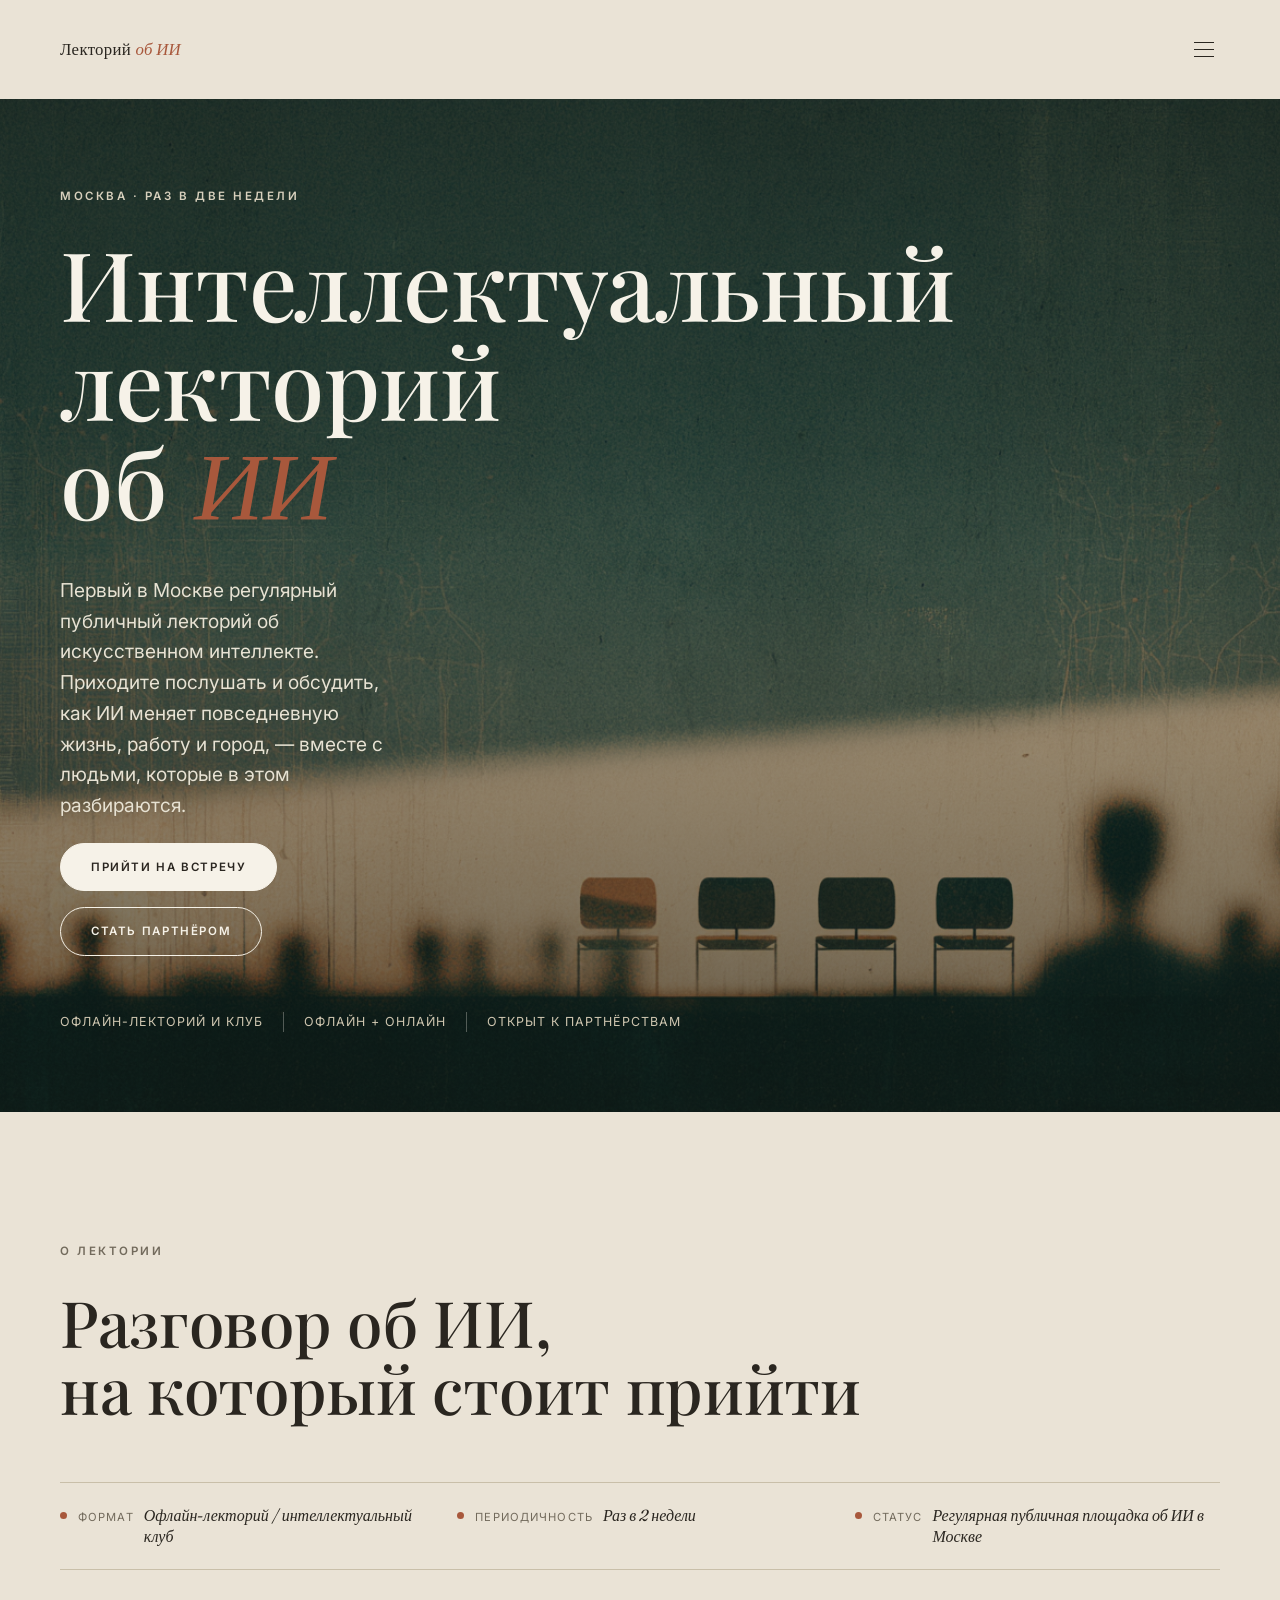
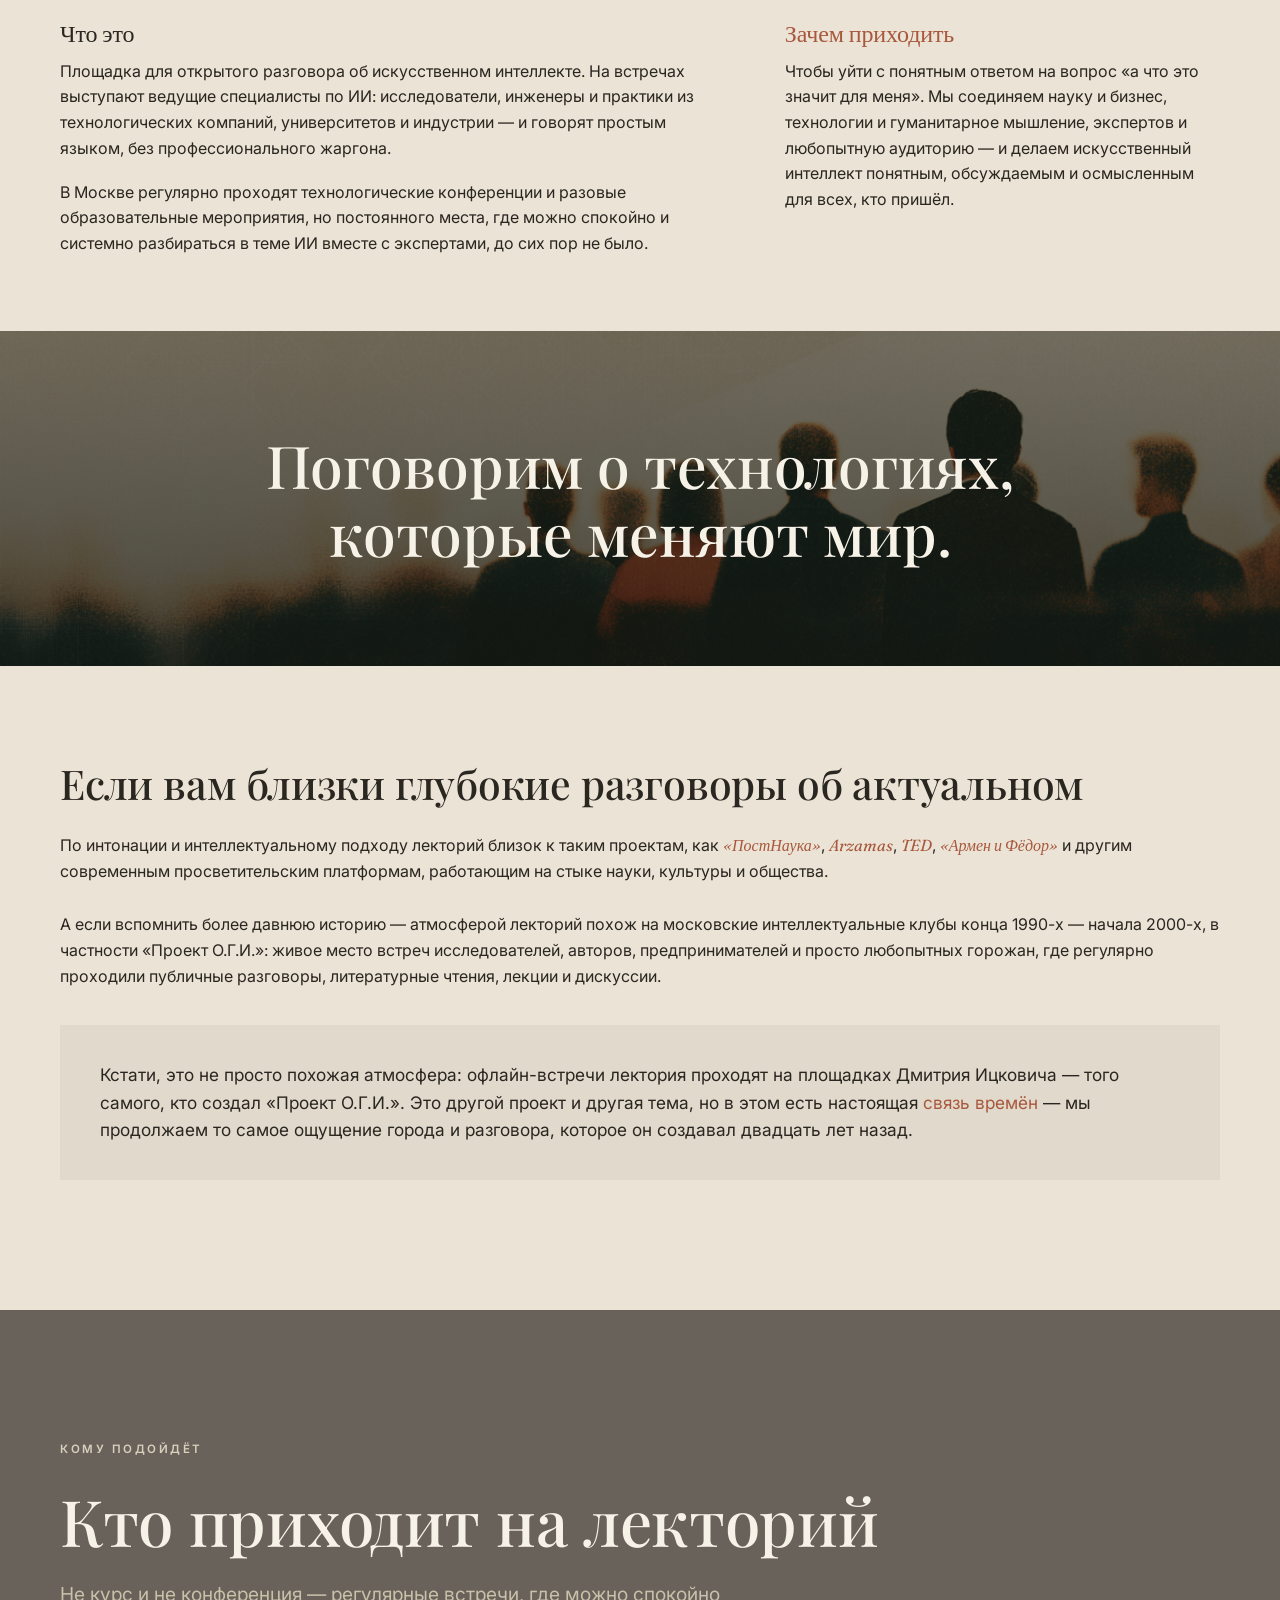
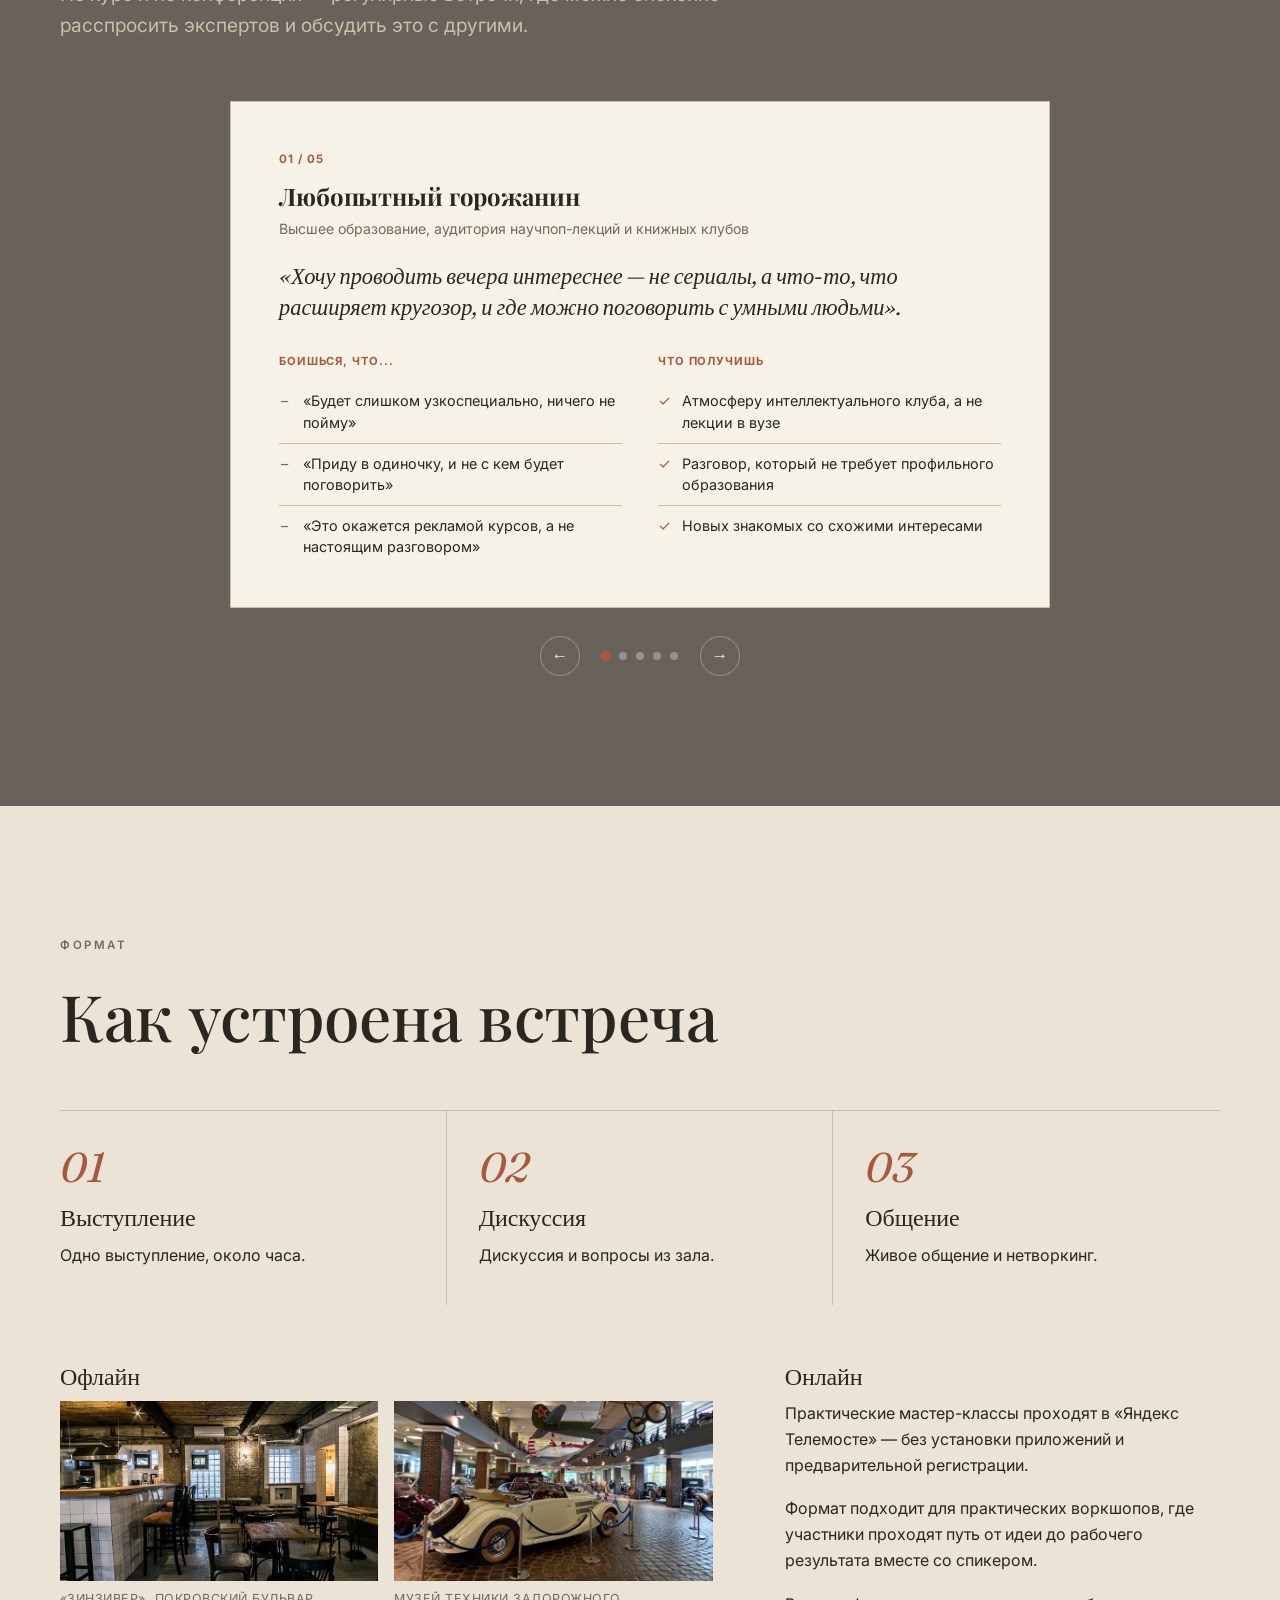
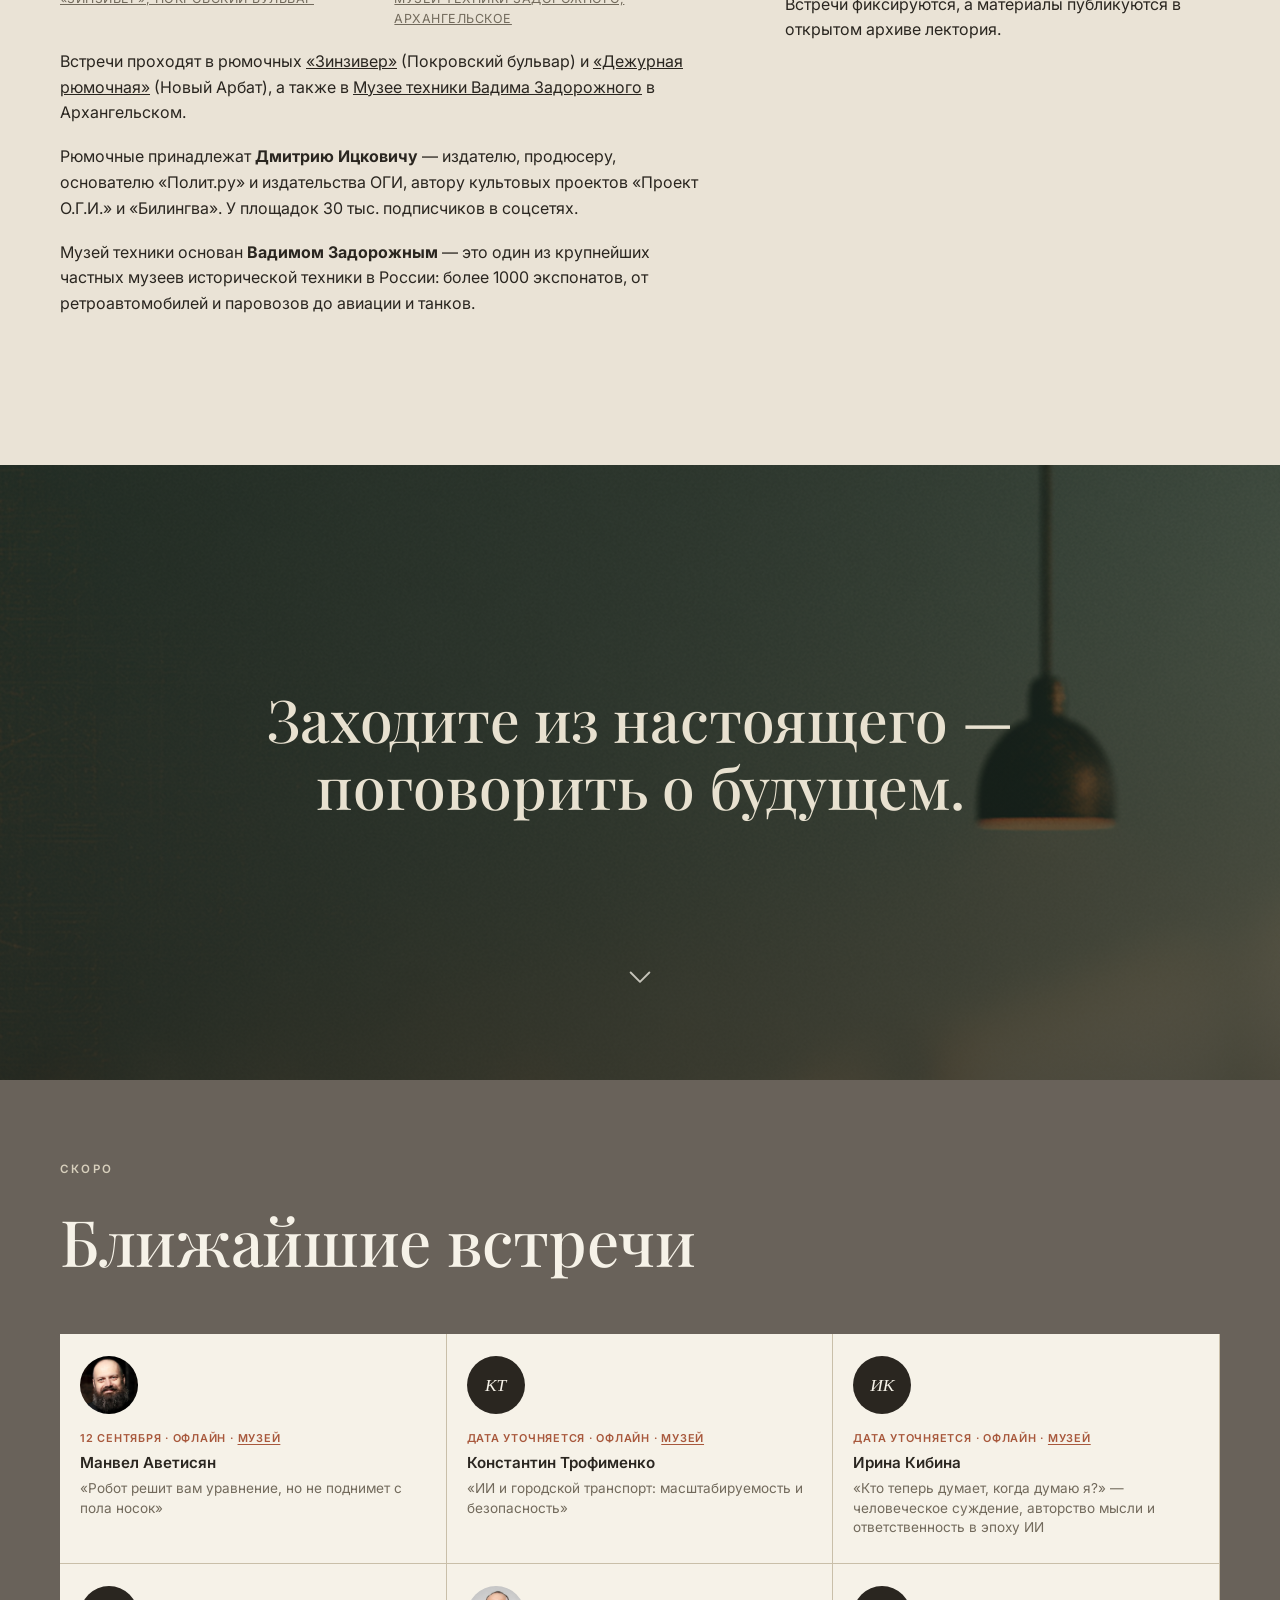
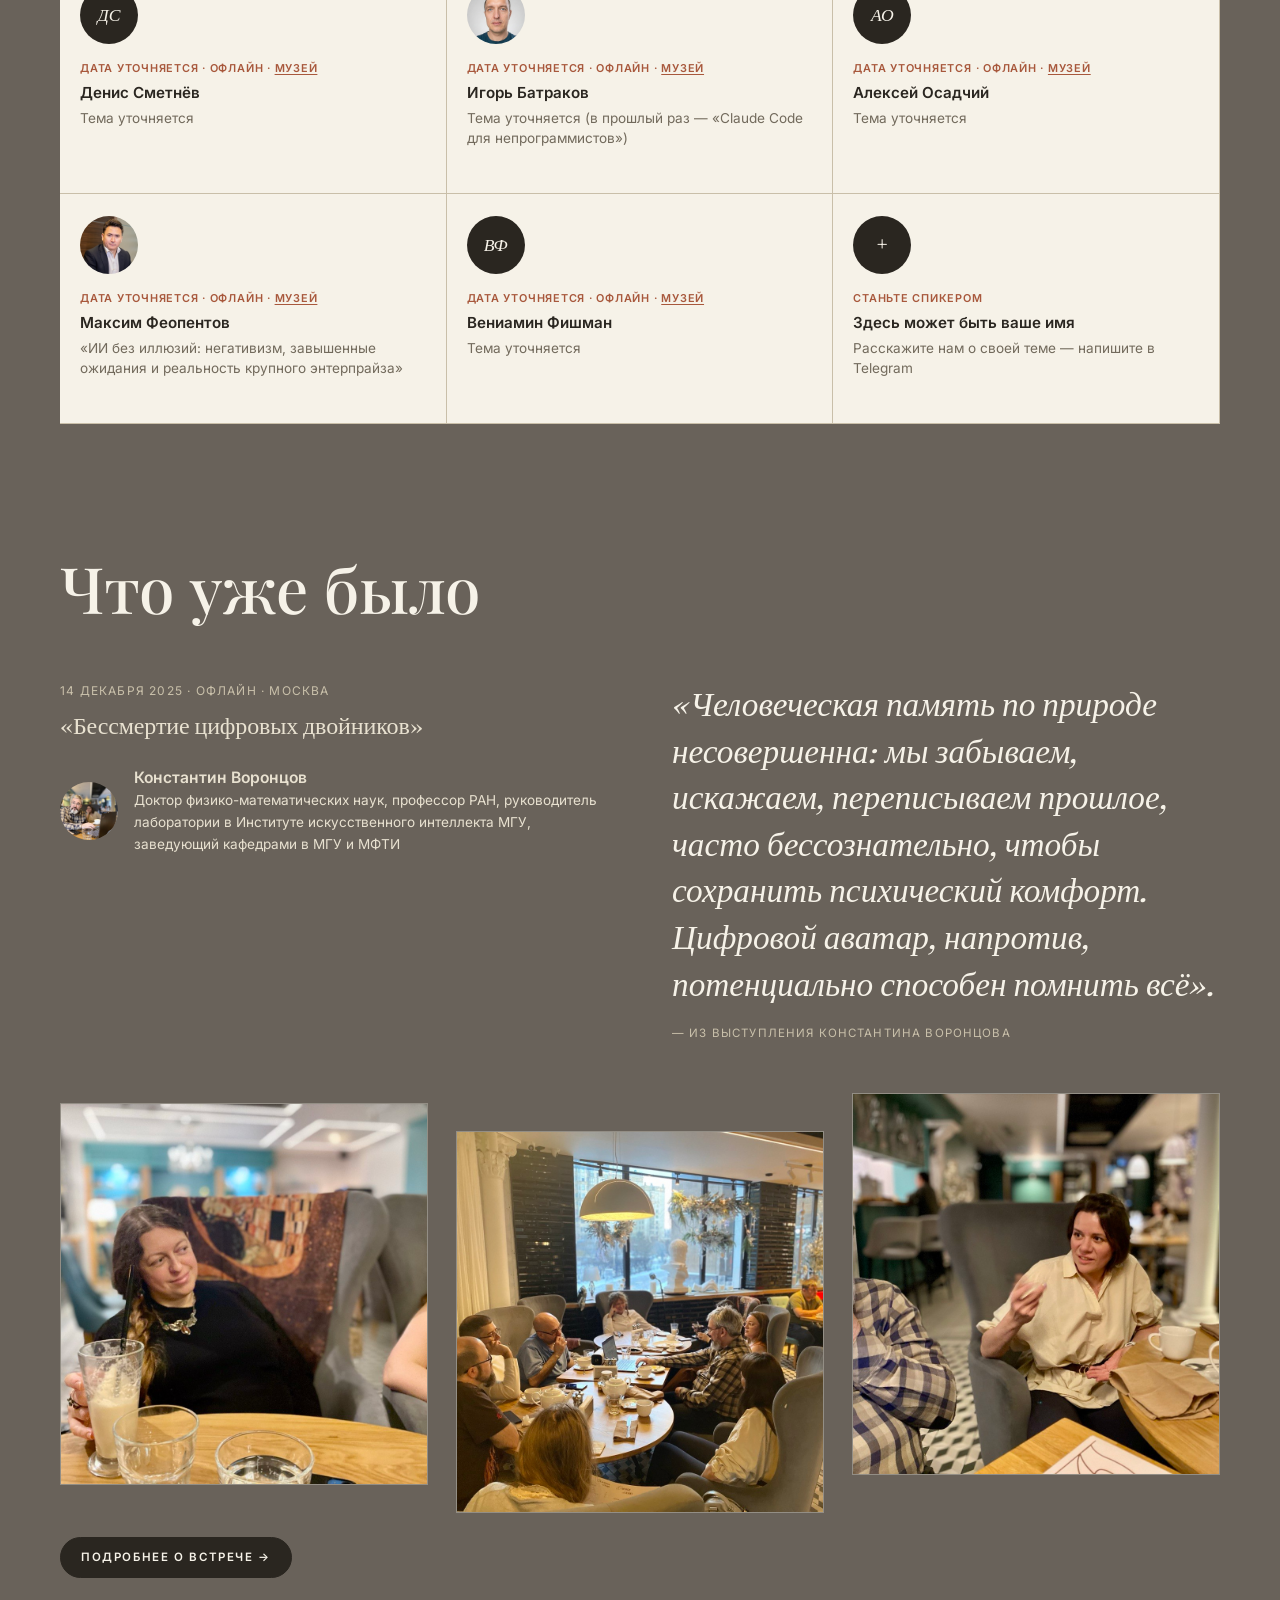
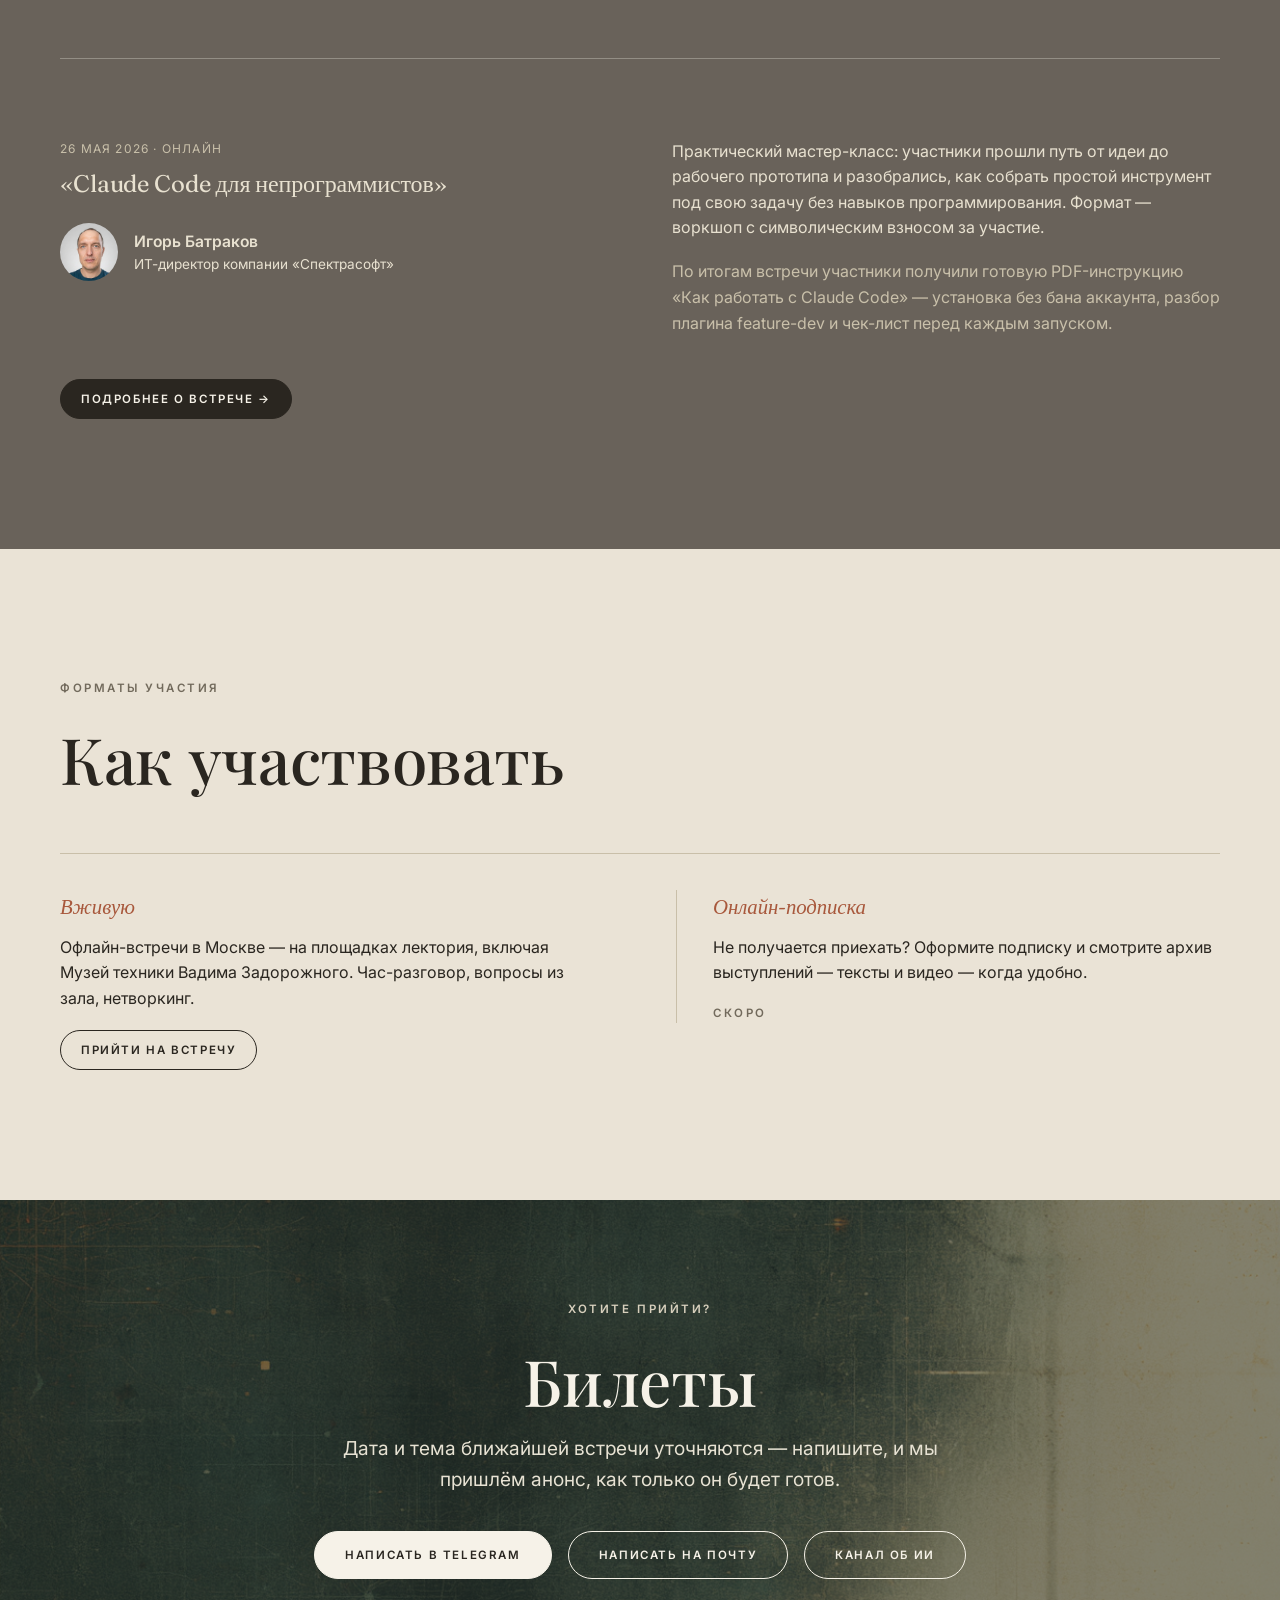
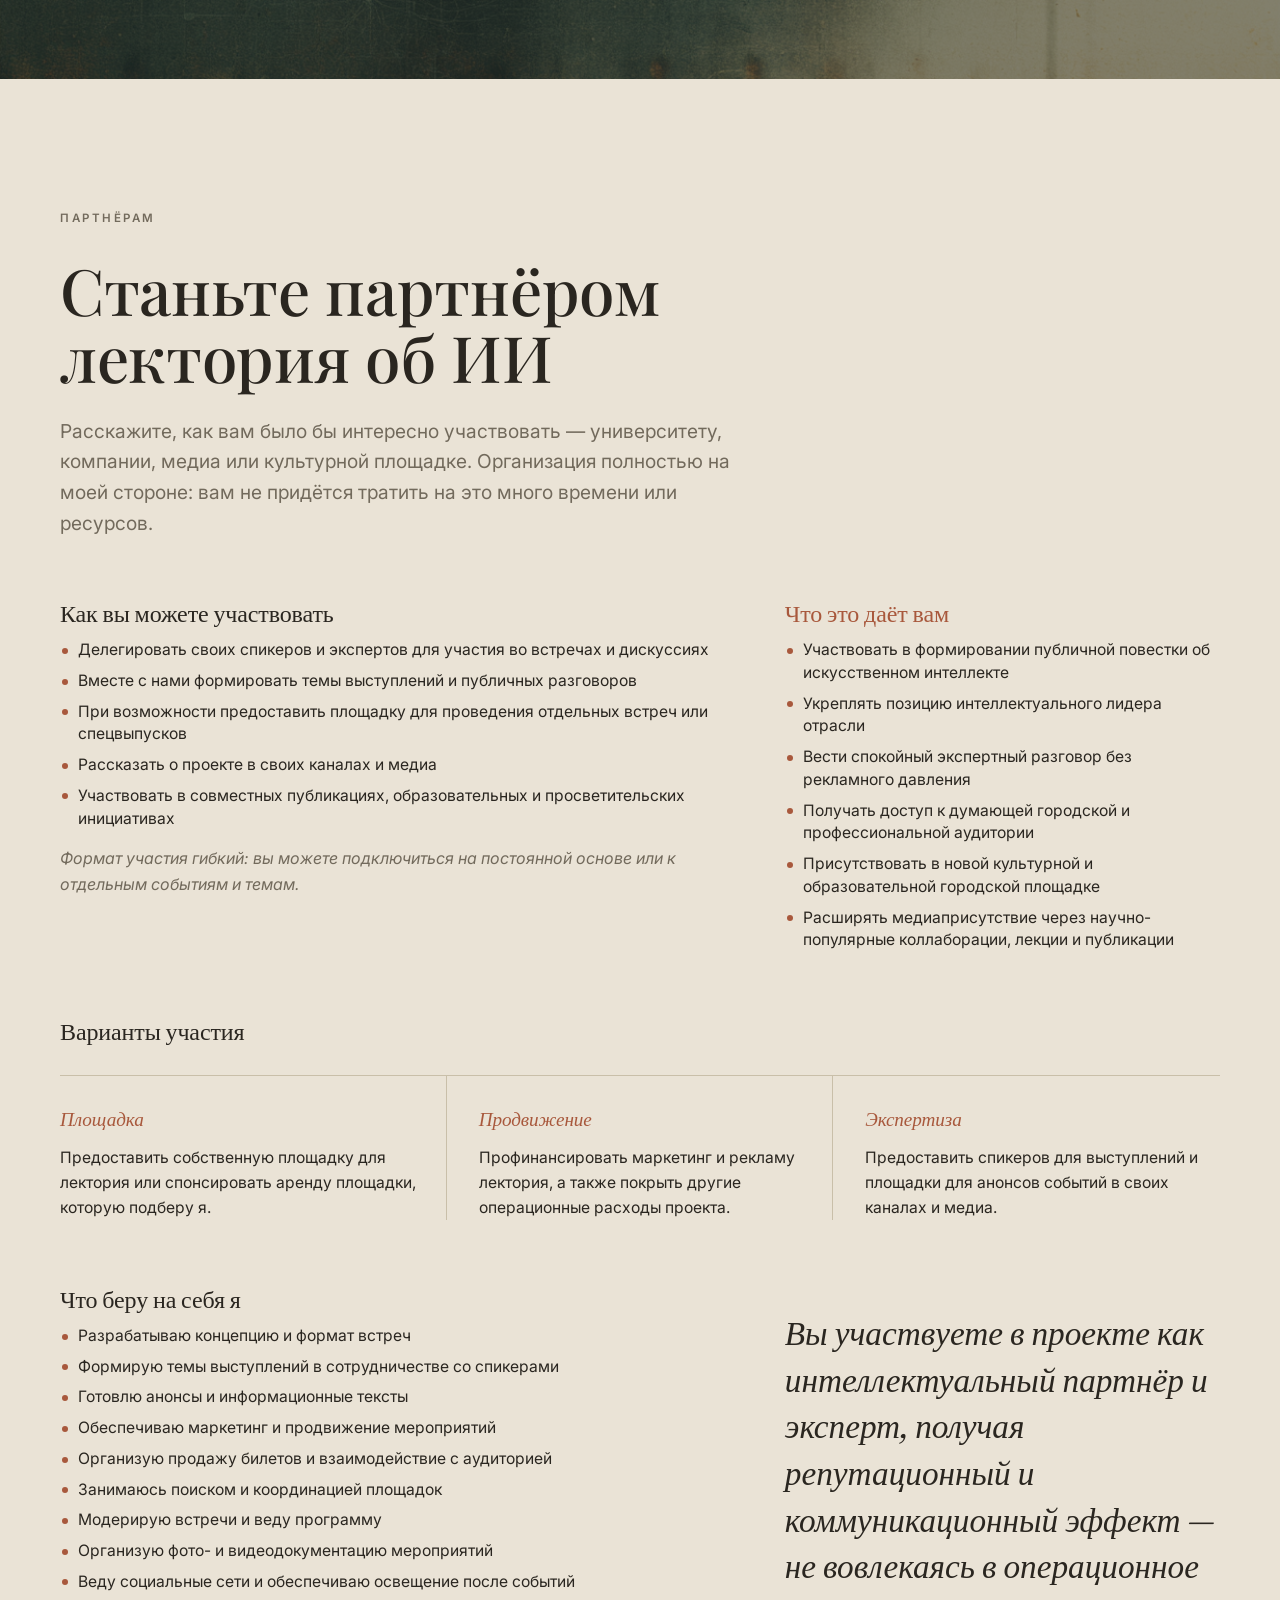
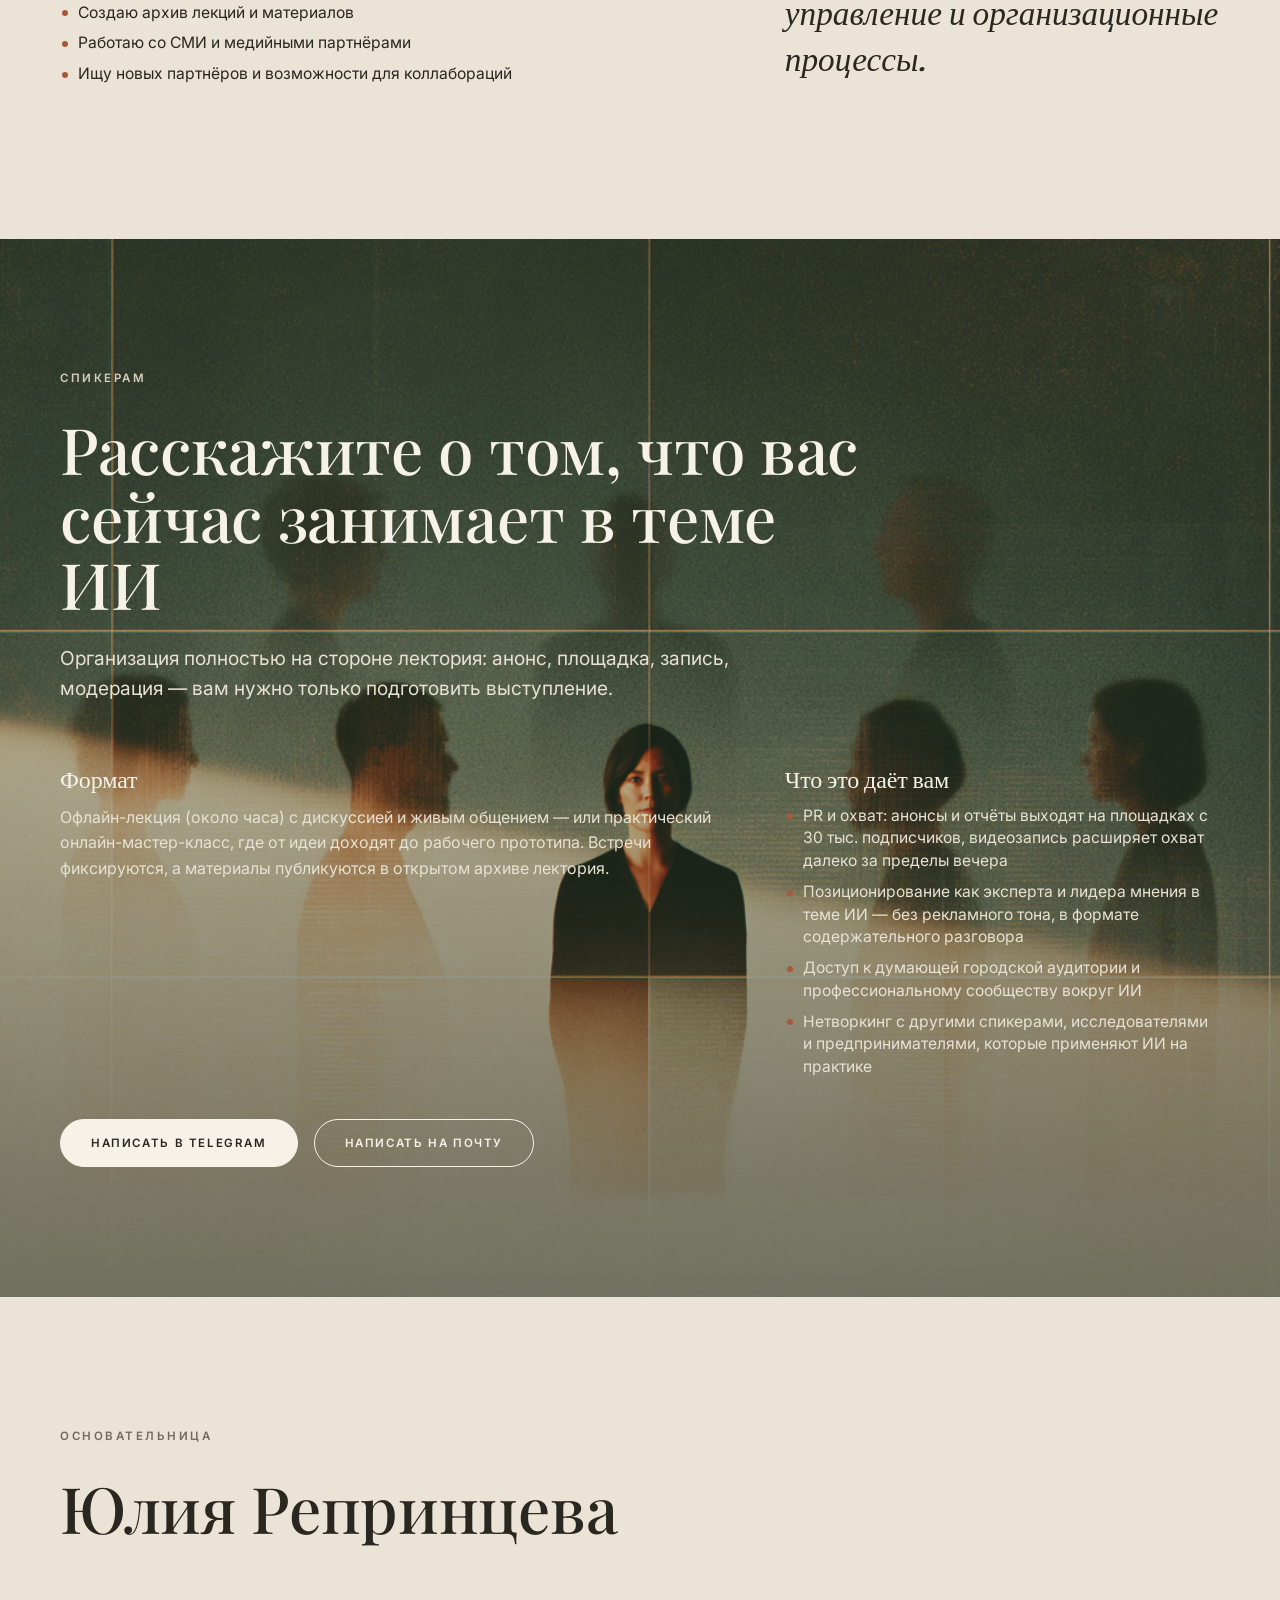
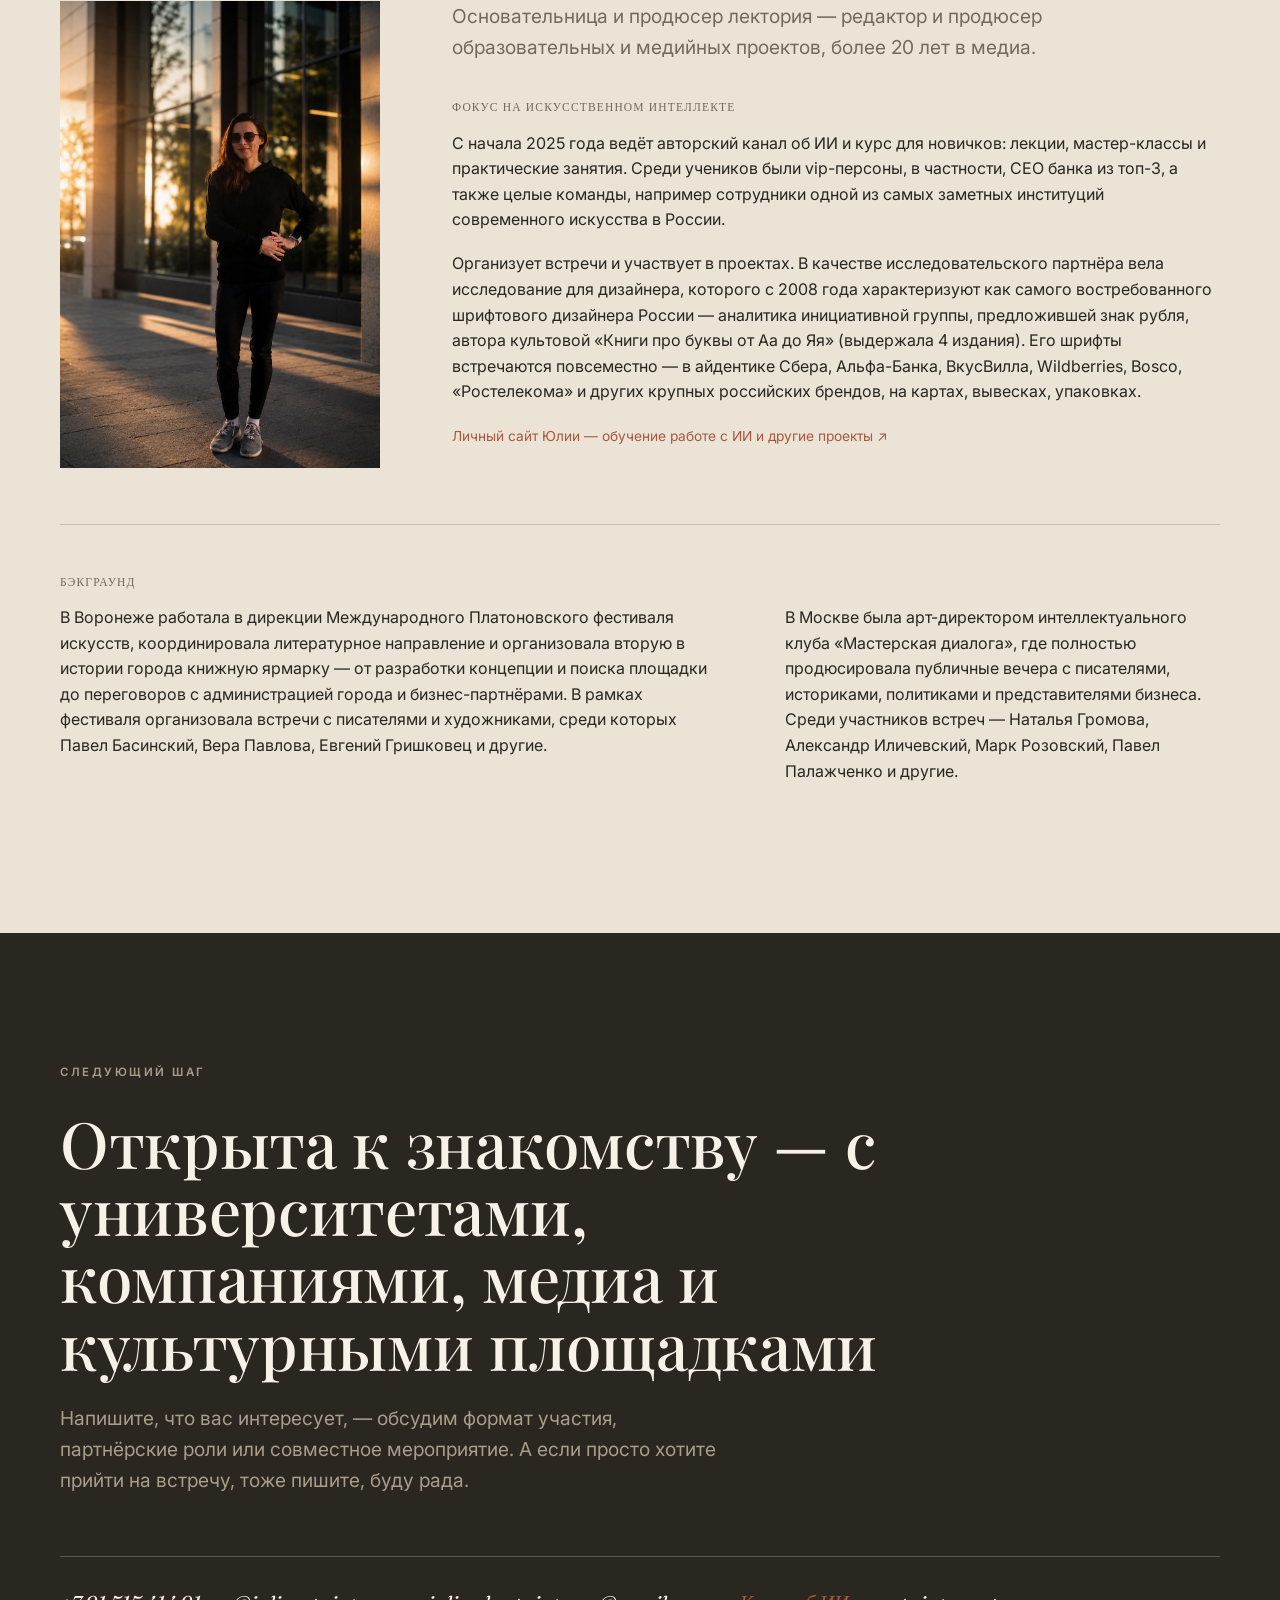
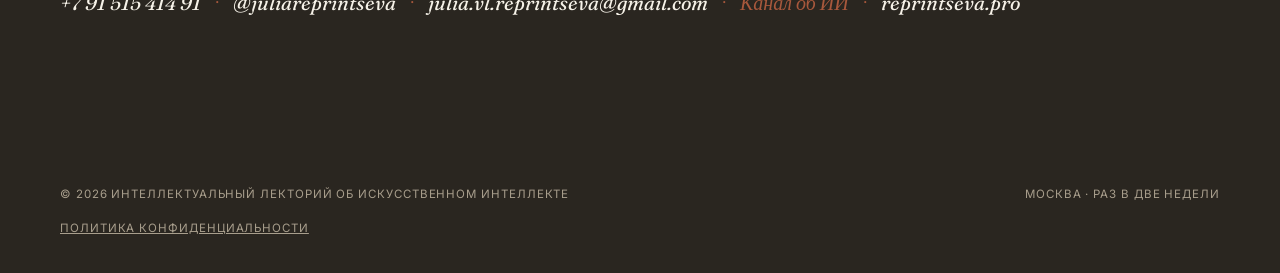
<file: index.html>
<!doctype html>
<html lang="ru">
<head>
<meta charset="UTF-8">
<meta name="viewport" content="width=device-width, initial-scale=1">
<title>Интеллектуальный лекторий об искусственном интеллекте</title>

<!-- Google tag (gtag.js) -->
<script async src="https://www.googletagmanager.com/gtag/js?id=G-RJY18XLTXR"></script>
<script>
  window.dataLayer = window.dataLayer || [];
  function gtag(){dataLayer.push(arguments);}
  gtag('js', new Date());
  gtag('config', 'G-RJY18XLTXR');
</script>

<!-- Yandex.Metrika counter -->
<script type="text/javascript">
(function(m,e,t,r,i,k,a){
m[i]=m[i]||function(){(m[i].a=m[i].a||[]).push(arguments)};
m[i].l=1*new Date();
for (var j = 0; j < document.scripts.length; j++) {if (document.scripts[j].src === r) { return; }}
k=e.createElement(t),a=e.getElementsByTagName(t)[0],k.async=1,k.src=r,a.parentNode.insertBefore(k,a)
})(window, document,'script','https://mc.yandex.ru/metrika/tag.js?id=111510411', 'ym');

ym(111510411, 'init', {ssr:true, webvisor:true, clickmap:true, ecommerce:"dataLayer", referrer: document.referrer, url: location.href, accurateTrackBounce:true, trackLinks:true});
</script>
<noscript><div><img src="https://mc.yandex.ru/watch/111510411" style="position:absolute; left:-9999px;" alt="" /></div></noscript>
<!-- /Yandex.Metrika counter -->

<!-- Microsoft Clarity -->
<script type="text/javascript">
(function(c,l,a,r,i,t,y){
c[a]=c[a]||function(){(c[a].q=c[a].q||[]).push(arguments)};
t=l.createElement(r);t.async=1;t.src="https://www.clarity.ms/tag/"+i;
y=l.getElementsByTagName(r)[0];y.parentNode.insertBefore(t,y);
})(window, document, "clarity", "script", "y0w7ouz6oi");
</script>
<meta name="description" content="Первый в Москве регулярный публичный лекторий об ИИ — площадка, где исследователи, инженеры и практики говорят с широкой аудиторией об искусственном интеллекте, экономике, культуре и повседневной жизни.">

<meta property="og:type" content="website">
<meta property="og:url" content="https://lectorium.pro/">
<link rel="canonical" href="https://lectorium.pro/">
<meta property="og:title" content="Интеллектуальный лекторий об ИИ — Москва · раз в две недели">
<meta property="og:description" content="Первый в Москве регулярный публичный лекторий об искусственном интеллекте. Приходите послушать и обсудить, как ИИ меняет повседневную жизнь, работу и город, — вместе с людьми, которые в этом разбираются.">
<meta property="og:image" content="https://lectorium.pro/assets/img/og-cover.png">
<meta property="og:image:width" content="1200">
<meta property="og:image:height" content="630">
<meta name="twitter:card" content="summary_large_image">
<meta name="twitter:image" content="https://lectorium.pro/assets/img/og-cover.png">

<link rel="icon" type="image/svg+xml" sizes="any" href="assets/img/favicon.svg?v=2">
<link rel="icon" type="image/png" sizes="32x32" href="assets/img/favicon-32.png?v=2">
<link rel="apple-touch-icon" sizes="180x180" href="assets/img/apple-touch-icon.png">
<link rel="manifest" href="site.webmanifest">
<meta name="theme-color" content="#1a1a1a">

<link rel="stylesheet" href="assets/css/style.v3.css?v=4">
</head>
<body>

<header class="site">
  <div class="container nav">
    <a href="#top" class="logo">Лекторий <em>об ИИ</em></a>
    <ul class="nav-links">
      <li><a href="#about">О проекте</a></li>
      <li><a href="#audience">Аудитория</a></li>
      <li><a href="#format">Формат</a></li>
      <li><a href="#events">Встречи</a></li>
      <li><a href="#partners">Партнёрам</a></li>
      <li><a href="#speakers">Спикерам</a></li>
      <li><a href="#author">Автор</a></li>
      <li><a href="#contacts">Контакты</a></li>
    </ul>
    <div class="nav-actions">
      <a href="#tickets" class="btn btn-outline btn-sm">Прийти на встречу</a>
      <button class="burger" aria-label="Открыть меню"><span></span><span></span><span></span></button>
    </div>
  </div>
</header>

<main id="top">

  <!-- HERO -->
  <section class="hero hero-with-cover">
    <div class="hero-bg"><img src="assets/img/hero-cover.png" alt=""></div>
    <div class="container">
      <div class="hero-top">
        <div style="flex:1 1 auto;min-width:0;">
          <span class="kicker">Москва · раз в две недели</span>
          <h1>Интеллектуальный<br>лекторий<br>об <span class="accent-ii">ИИ</span></h1>
        </div>
        <div style="max-width:340px;flex:none;">
          <p class="lede">Первый в Москве регулярный публичный лекторий об искусственном интеллекте. Приходите послушать и обсудить, как ИИ меняет повседневную жизнь, работу и город, — вместе с людьми, которые в этом разбираются.</p>
          <div class="hero-actions">
            <a href="#tickets" class="btn btn-primary">Прийти на встречу</a>
            <a href="#partners" class="btn btn-outline">Стать партнёром</a>
          </div>
        </div>
      </div>
      <ul class="hero-meta">
        <li>Офлайн-лекторий и клуб</li>
        <li>Офлайн + онлайн</li>
        <li>Открыт к партнёрствам</li>
      </ul>
    </div>
  </section>

  <!-- ABOUT -->
  <section id="about" class="section">
    <div class="container">
      <div class="section-head">
        <div class="kicker">О лектории</div>
        <h2>Разговор об ИИ,<br>на который стоит прийти</h2>
      </div>

      <div class="facts-strip">
        <div><span class="facts-strip-label">Формат</span><span class="facts-strip-value">Офлайн-лекторий / интеллектуальный клуб</span></div>
        <div><span class="facts-strip-label">Периодичность</span><span class="facts-strip-value">Раз в 2 недели</span></div>
        <div><span class="facts-strip-label">Статус</span><span class="facts-strip-value">Регулярная публичная площадка об ИИ в Москве</span></div>
      </div>

      <div class="two-col" style="margin-top:48px;">
        <div>
          <h3>Что это</h3>
          <p>Площадка для открытого разговора об искусственном интеллекте. На встречах выступают ведущие специалисты по ИИ: исследователи, инженеры и практики из технологических компаний, университетов и индустрии — и говорят простым языком, без профессионального жаргона.</p>
          <p>В Москве регулярно проходят технологические конференции и разовые образовательные мероприятия, но постоянного места, где можно спокойно и системно разбираться в теме ИИ вместе с экспертами, до сих пор не было.</p>
        </div>
        <div>
          <h3 style="color:var(--accent);">Зачем приходить</h3>
          <p>Чтобы уйти с понятным ответом на вопрос «а что это значит для меня». Мы соединяем науку и бизнес, технологии и гуманитарное мышление, экспертов и любопытную аудиторию — и делаем искусственный интеллект понятным, обсуждаемым и осмысленным для всех, кто пришёл.</p>
        </div>
      </div>

      <div class="statement-photo full-bleed" style="margin-top:56px;">
        <div class="statement-bg"><img src="assets/img/bg-statement.png" alt=""></div>
        <div class="container">
          <p class="statement-heading">Поговорим о технологиях,<br>которые меняют мир.</p>
        </div>
      </div>

      <div style="margin-top:96px;">
        <h2 style="font-size:clamp(1.8rem,3.2vw,2.6rem);margin-bottom:28px;">Если вам близки глубокие разговоры об актуальном</h2>
        <p style="margin-bottom:28px;">По интонации и интеллектуальному подходу лекторий близок к таким проектам, как <em class="accent-ii" style="margin:0;">«ПостНаука»</em>, <em class="accent-ii" style="margin:0;">Arzamas</em>, <em class="accent-ii" style="margin:0;">TED</em>, <em class="accent-ii" style="margin:0;">«Армен и Фёдор»</em> и другим современным просветительским платформам, работающим на стыке науки, культуры и общества.</p>
        <p style="margin-bottom:36px;">А если вспомнить более давнюю историю — атмосферой лекторий похож на московские интеллектуальные клубы конца 1990-х — начала 2000-х, в частности «Проект О.Г.И.»: живое место встреч исследователей, авторов, предпринимателей и просто любопытных горожан, где регулярно проходили публичные разговоры, литературные чтения, лекции и дискуссии.</p>
        <div class="dark-note">
          <p>Кстати, это не просто похожая атмосфера: офлайн-встречи лектория проходят на площадках Дмитрия Ицковича — того самого, кто создал «Проект О.Г.И.». Это другой проект и другая тема, но в этом есть настоящая <span style="color:var(--accent);">связь времён</span> — мы продолжаем то самое ощущение города и разговора, которое он создавал двадцать лет назад.</p>
        </div>
      </div>

    </div>
  </section>

  <!-- AUDIENCE -->
  <section id="audience" class="section section-alt">
    <div class="container">
      <div class="section-head">
        <div class="kicker">Кому подойдёт</div>
        <h2>Кто приходит на лекторий</h2>
        <p class="lede">Не курс и не конференция — регулярные встречи, где можно спокойно расспросить экспертов и обсудить это с другими.</p>
      </div>

      <div class="aud-carousel">
        <div class="aud-viewport">

          <div class="aud-slide" data-i="0">
            <span class="aud-num">01 / 05</span>
            <h3 class="aud-role">Любопытный горожанин</h3>
            <p class="aud-who">Высшее образование, аудитория научпоп-лекций и книжных клубов</p>
            <div class="pull">«Хочу проводить вечера интереснее — не сериалы, а что-то, что расширяет кругозор, и где можно поговорить с умными людьми».</div>
            <div class="aud-cols">
              <div>
                <div class="aud-block-label">Боишься, что...</div>
                <ul class="aud-fears">
                  <li>«Будет слишком узкоспециально, ничего не пойму»</li>
                  <li>«Приду в одиночку, и не с кем будет поговорить»</li>
                  <li>«Это окажется рекламой курсов, а не настоящим разговором»</li>
                </ul>
              </div>
              <div>
                <div class="aud-block-label">Что получишь</div>
                <ul class="aud-gets">
                  <li>Атмосферу интеллектуального клуба, а не лекции в вузе</li>
                  <li>Разговор, который не требует профильного образования</li>
                  <li>Новых знакомых со схожими интересами</li>
                </ul>
              </div>
            </div>
          </div>

          <div class="aud-slide" data-i="1" hidden>
            <span class="aud-num">02 / 05</span>
            <h3 class="aud-role">Менеджер среднего звена</h3>
            <p class="aud-who">Маркетолог, продажник, HR, финансист, аналитик — найм, средние и крупные компании</p>
            <div class="pull">«Все вокруг обсуждают ИИ на работе, а я не понимаю, что реально стоит внедрять, а что хайп. Хочу разобраться — но не с нуля и не по три часа в YouTube».</div>
            <div class="aud-cols">
              <div>
                <div class="aud-block-label">Боишься, что...</div>
                <ul class="aud-fears">
                  <li>«Отстану от коллег, которые уже освоили ИИ»</li>
                  <li>«Потрачу вечер и не пойму ничего нового»</li>
                  <li>«Приду в одиночку, и там будут только айтишники»</li>
                </ul>
              </div>
              <div>
                <div class="aud-block-label">Что получишь</div>
                <ul class="aud-gets">
                  <li>Понятные примеры из рабочих задач, а не абстрактную теорию</li>
                  <li>Возможность спросить эксперта напрямую, а не гуглить самостоятельно</li>
                  <li>Компанию таких же людей не из IT</li>
                </ul>
              </div>
            </div>
          </div>

          <div class="aud-slide" data-i="2" hidden>
            <span class="aud-num">03 / 05</span>
            <h3 class="aud-role">Специалист творческой и гуманитарной профессии</h3>
            <p class="aud-who">Маркетолог, дизайнер, журналист, редактор, преподаватель</p>
            <div class="pull">«Моя профессия меняется быстрее, чем я успеваю следить. Хочу понять, что тут всерьёз, а что временный хайп — и как этим пользоваться, а не бояться, что заменят».</div>
            <div class="aud-cols">
              <div>
                <div class="aud-block-label">Боишься, что...</div>
                <ul class="aud-fears">
                  <li>«ИИ заменит мою профессию, а я не успею адаптироваться»</li>
                  <li>«Все вокруг говорят на языке, которого я не понимаю»</li>
                  <li>«Стану использовать ИИ неправильно и потеряю то, что делает мою работу хорошей»</li>
                </ul>
              </div>
              <div>
                <div class="aud-block-label">Что получишь</div>
                <ul class="aud-gets">
                  <li>Разговор без кода и формул, на понятном языке</li>
                  <li>Примеры из творческих и гуманитарных профессий</li>
                  <li>Сообщество людей, которые думают о том же самом</li>
                </ul>
              </div>
            </div>
          </div>

          <div class="aud-slide" data-i="3" hidden>
            <span class="aud-num">04 / 05</span>
            <h3 class="aud-role">IT-специалист не из ML</h3>
            <p class="aud-who">Разработчик, продакт-менеджер, аналитик, дизайнер продукта</p>
            <div class="pull">«Внутри своей команды я разбираюсь в технологиях, но ИИ — отдельный мир со своим стеком. Хочу увидеть картину шире, не погружаясь в ML с нуля».</div>
            <div class="aud-cols">
              <div>
                <div class="aud-block-label">Боишься, что...</div>
                <ul class="aud-fears">
                  <li>«Лекция будет слишком базовой для меня»</li>
                  <li>«Всё важное я и так узнаю из рабочей рассылки»</li>
                  <li>«Это будет мотивационная речь без технической сути»</li>
                </ul>
              </div>
              <div>
                <div class="aud-block-label">Что получишь</div>
                <ul class="aud-gets">
                  <li>Экспертный разговор без упрощения — но не про ваш стек</li>
                  <li>Взгляд на ИИ со стороны бизнеса, культуры, этики</li>
                  <li>Нетворкинг с людьми вне своего технологического пузыря</li>
                </ul>
              </div>
            </div>
          </div>

          <div class="aud-slide" data-i="4" hidden>
            <span class="aud-num">05 / 05</span>
            <h3 class="aud-role">Руководитель и предприниматель</h3>
            <p class="aud-who">Собственник бизнеса, директор, фаундер — малый и средний бизнес</p>
            <div class="pull">«Нужно понять, куда в бизнесе реально стоит вкладываться в ИИ, а где это просто мода. Но не хочу очередной вебинар с общими фразами».</div>
            <div class="aud-cols">
              <div>
                <div class="aud-block-label">Боишься, что...</div>
                <ul class="aud-fears">
                  <li>«Вложусь в модный инструмент и не получу отдачи»</li>
                  <li>«Пропущу момент, когда конкуренты вырвутся вперёд»</li>
                  <li>«Будет теория без практики бизнеса»</li>
                </ul>
              </div>
              <div>
                <div class="aud-block-label">Что получишь</div>
                <ul class="aud-gets">
                  <li>Живые кейсы от практиков, а не маркетинговые обещания</li>
                  <li>Нетворкинг с другими руководителями</li>
                  <li>Ясность, с чего начать, без обязательств что-то покупать</li>
                </ul>
              </div>
            </div>
          </div>

        </div>

        <div class="aud-nav">
          <button type="button" class="aud-arrow aud-prev" onclick="audCarousel.prev()" aria-label="Предыдущий профиль">←</button>
          <div class="aud-dots">
            <button type="button" class="aud-dot is-active" data-i="0" onclick="audCarousel.show(0)" aria-label="Профиль 1"></button>
            <button type="button" class="aud-dot" data-i="1" onclick="audCarousel.show(1)" aria-label="Профиль 2"></button>
            <button type="button" class="aud-dot" data-i="2" onclick="audCarousel.show(2)" aria-label="Профиль 3"></button>
            <button type="button" class="aud-dot" data-i="3" onclick="audCarousel.show(3)" aria-label="Профиль 4"></button>
            <button type="button" class="aud-dot" data-i="4" onclick="audCarousel.show(4)" aria-label="Профиль 5"></button>
          </div>
          <button type="button" class="aud-arrow aud-next" onclick="audCarousel.next()" aria-label="Следующий профиль">→</button>
        </div>
      </div>

    </div>

    <script>
      window.audCarousel = {
        i: 0,
        slides: null, dots: null,
        init(){
          this.slides = document.querySelectorAll('.aud-slide');
          this.dots = document.querySelectorAll('.aud-dot');
          var vp = document.querySelector('.aud-viewport');
          var startX = null;
          vp.addEventListener('touchstart', function(e){ startX = e.touches[0].clientX; }, {passive:true});
          vp.addEventListener('touchend', function(e){
            if(startX === null) return;
            var dx = e.changedTouches[0].clientX - startX;
            if(dx > 40) audCarousel.prev();
            else if(dx < -40) audCarousel.next();
            startX = null;
          }, {passive:true});
        },
        show(n){
          var count = this.slides.length;
          this.i = (n + count) % count;
          this.slides.forEach(function(s, idx){ s.hidden = (idx !== audCarousel.i); });
          this.dots.forEach(function(d, idx){ d.classList.toggle('is-active', idx === audCarousel.i); });
        },
        next(){ this.show(this.i + 1); },
        prev(){ this.show(this.i - 1); }
      };
      audCarousel.init();
    </script>
  </section>

  <!-- FORMAT -->
  <section id="format" class="section">
    <div class="container">
      <div class="section-head">
        <div class="kicker">Формат</div>
        <h2>Как устроена встреча</h2>
      </div>

      <div class="steps">
        <div class="step"><span class="num">01</span><h3>Выступление</h3><p style="margin:0;">Одно выступление, около часа.</p></div>
        <div class="step"><span class="num">02</span><h3>Дискуссия</h3><p style="margin:0;">Дискуссия и вопросы из зала.</p></div>
        <div class="step"><span class="num">03</span><h3>Общение</h3><p style="margin:0;">Живое общение и нетворкинг.</p></div>
      </div>

      <div class="two-col" style="margin-top:56px;">
        <div>
          <h3>Офлайн</h3>
          <div class="venue-photo-pair">
            <figure style="margin:0;">
              <img src="assets/img/venue-zinziver.jpg" alt="Интерьер рюмочной «Зинзивер» на Покровском бульваре" style="width:100%;height:180px;object-fit:cover;">
              <figcaption class="venue-caption"><a href="https://yandex.ru/maps/?text=рюмочная%20Зинзивер%20Покровский%20бульвар%20Москва" target="_blank" rel="noopener">«Зинзивер», Покровский бульвар</a></figcaption>
            </figure>
            <figure style="margin:0;">
              <img src="assets/img/venue-zadorozhny.jpg" alt="Музей техники Вадима Задорожного" style="width:100%;height:180px;object-fit:cover;object-position:center bottom;">
              <figcaption class="venue-caption"><a href="https://new.tmuseum.ru/" target="_blank" rel="noopener">Музей техники Задорожного, Архангельское</a></figcaption>
            </figure>
          </div>
          <p>Встречи проходят в рюмочных <a href="https://yandex.ru/maps/?text=рюмочная%20Зинзивер%20Покровский%20бульвар%20Москва" target="_blank" rel="noopener">«Зинзивер»</a> (Покровский бульвар) и <a href="https://yandex.ru/maps/?text=Дежурная%20рюмочная%20Новый%20Арбат%20Москва" target="_blank" rel="noopener">«Дежурная рюмочная»</a> (Новый Арбат), а также в <a href="https://new.tmuseum.ru/" target="_blank" rel="noopener">Музее техники Вадима Задорожного</a> в Архангельском.</p>
          <p>Рюмочные принадлежат <strong>Дмитрию Ицковичу</strong> — издателю, продюсеру, основателю «Полит.ру» и издательства ОГИ, автору культовых проектов «Проект О.Г.И.» и «Билингва». У площадок 30 тыс. подписчиков в соцсетях.</p>
          <p>Музей техники основан <strong>Вадимом Задорожным</strong> — это один из крупнейших частных музеев исторической техники в России: более 1000 экспонатов, от ретроавтомобилей и паровозов до авиации и танков.</p>
        </div>
        <div>
          <h3>Онлайн</h3>
          <p>Практические мастер-классы проходят в «Яндекс Телемосте» — без установки приложений и предварительной регистрации.</p>
          <p>Формат подходит для практических воркшопов, где участники проходят путь от идеи до рабочего результата вместе со спикером.</p>
          <p>Встречи фиксируются, а материалы публикуются в открытом архиве лектория.</p>
        </div>
      </div>
    </div>
  </section>

  <!-- PAST / UPCOMING EVENTS -->
  <section id="events" class="section section-alt">
    <div class="container">

      <div class="statement-photo statement-cover full-bleed" style="margin-top:-130px;">
        <div class="statement-bg"><img src="assets/img/bg-lamp.png" alt="" style="object-position:80% center;"></div>
        <div class="container">
          <p class="statement-heading">Заходите из&nbsp;настоящего&nbsp;— поговорить о&nbsp;будущем.</p>
        </div>
        <a href="#upcoming" class="statement-scroll-cue" aria-label="Пролистать к ближайшим встречам">
          <svg width="28" height="28" viewBox="0 0 24 24" fill="none" xmlns="http://www.w3.org/2000/svg">
            <path d="M4 9L12 17L20 9" stroke="currentColor" stroke-width="1.6" stroke-linecap="round" stroke-linejoin="round"/>
          </svg>
        </a>
      </div>

      <div class="upcoming-group" id="upcoming">
        <div class="section-head" style="margin-top:80px;">
          <div class="kicker">Скоро</div>
          <h2>Ближайшие встречи</h2>
        </div>

        <div class="cal-grid">

          <div class="cal-card" role="button" tabindex="0" onclick="lecEvent.open('ev-avetisyan')" onkeydown="if(event.key==='Enter'){lecEvent.open('ev-avetisyan')}">
            <img class="cal-avatar" src="assets/img/speaker-avetisyan-card.jpg" alt="Манвел Аветисян">
            <div class="cal-info">
              <span class="cal-format">12 сентября · Офлайн · <a href="https://new.tmuseum.ru/" target="_blank" rel="noopener" onclick="event.stopPropagation()">Музей</a></span>
              <span class="cal-name">Манвел Аветисян</span>
              <span class="cal-topic">«Робот решит вам уравнение, но не поднимет с пола носок»</span>
            </div>
          </div>

          <div class="cal-card" role="button" tabindex="0" onclick="lecEvent.open('ev-trofimenko')" onkeydown="if(event.key==='Enter'){lecEvent.open('ev-trofimenko')}">
            <span class="cal-avatar cal-photo-fallback">КТ</span>
            <div class="cal-info">
              <span class="cal-format">Дата уточняется · Офлайн · <a href="https://new.tmuseum.ru/" target="_blank" rel="noopener" onclick="event.stopPropagation()">Музей</a></span>
              <span class="cal-name">Константин Трофименко</span>
              <span class="cal-topic">«ИИ и городской транспорт: масштабируемость и безопасность»</span>
            </div>
          </div>

          <div class="cal-card" role="button" tabindex="0" onclick="lecEvent.open('ev-kibina')" onkeydown="if(event.key==='Enter'){lecEvent.open('ev-kibina')}">
            <span class="cal-avatar cal-photo-fallback">ИК</span>
            <div class="cal-info">
              <span class="cal-format">Дата уточняется · Офлайн · <a href="https://new.tmuseum.ru/" target="_blank" rel="noopener" onclick="event.stopPropagation()">Музей</a></span>
              <span class="cal-name">Ирина Кибина</span>
              <span class="cal-topic">«Кто теперь думает, когда думаю я?» — человеческое суждение, авторство мысли и ответственность в эпоху ИИ</span>
            </div>
          </div>

          <div class="cal-card" role="button" tabindex="0" onclick="lecEvent.open('ev-smetnev')" onkeydown="if(event.key==='Enter'){lecEvent.open('ev-smetnev')}">
            <span class="cal-avatar cal-photo-fallback">ДС</span>
            <div class="cal-info">
              <span class="cal-format">Дата уточняется · Офлайн · <a href="https://new.tmuseum.ru/" target="_blank" rel="noopener" onclick="event.stopPropagation()">Музей</a></span>
              <span class="cal-name">Денис Сметнёв</span>
              <span class="cal-topic">Тема уточняется</span>
            </div>
          </div>

          <div class="cal-card" role="button" tabindex="0" onclick="lecEvent.open('ev-batrakov')" onkeydown="if(event.key==='Enter'){lecEvent.open('ev-batrakov')}">
            <img class="cal-avatar" src="assets/img/speaker-batrakov.jpg" alt="Игорь Батраков">
            <div class="cal-info">
              <span class="cal-format">Дата уточняется · Офлайн · <a href="https://new.tmuseum.ru/" target="_blank" rel="noopener" onclick="event.stopPropagation()">Музей</a></span>
              <span class="cal-name">Игорь Батраков</span>
              <span class="cal-topic">Тема уточняется (в прошлый раз — «Claude Code для непрограммистов»)</span>
            </div>
          </div>

          <div class="cal-card" role="button" tabindex="0" onclick="lecEvent.open('ev-osadchiy')" onkeydown="if(event.key==='Enter'){lecEvent.open('ev-osadchiy')}">
            <span class="cal-avatar cal-photo-fallback">АО</span>
            <div class="cal-info">
              <span class="cal-format">Дата уточняется · Офлайн · <a href="https://new.tmuseum.ru/" target="_blank" rel="noopener" onclick="event.stopPropagation()">Музей</a></span>
              <span class="cal-name">Алексей Осадчий</span>
              <span class="cal-topic">Тема уточняется</span>
            </div>
          </div>

          <div class="cal-card" role="button" tabindex="0" onclick="lecEvent.open('ev-feopentov')" onkeydown="if(event.key==='Enter'){lecEvent.open('ev-feopentov')}">
            <img class="cal-avatar" src="assets/img/speaker-feopentov.jpg" alt="Максим Феопентов">
            <div class="cal-info">
              <span class="cal-format">Дата уточняется · Офлайн · <a href="https://new.tmuseum.ru/" target="_blank" rel="noopener" onclick="event.stopPropagation()">Музей</a></span>
              <span class="cal-name">Максим Феопентов</span>
              <span class="cal-topic">«ИИ без иллюзий: негативизм, завышенные ожидания и реальность крупного энтерпрайза»</span>
            </div>
          </div>

          <div class="cal-card" role="button" tabindex="0" onclick="lecEvent.open('ev-fishman')" onkeydown="if(event.key==='Enter'){lecEvent.open('ev-fishman')}">
            <span class="cal-avatar cal-photo-fallback">ВФ</span>
            <div class="cal-info">
              <span class="cal-format">Дата уточняется · Офлайн · <a href="https://new.tmuseum.ru/" target="_blank" rel="noopener" onclick="event.stopPropagation()">Музей</a></span>
              <span class="cal-name">Вениамин Фишман</span>
              <span class="cal-topic">Тема уточняется</span>
            </div>
          </div>

          <a href="https://t.me/juliareprintseva" target="_blank" rel="noopener" class="cal-card cal-card-cta">
            <span class="cal-avatar cal-photo-fallback cal-cta-icon">+</span>
            <div class="cal-info">
              <span class="cal-format">Станьте спикером</span>
              <span class="cal-name">Здесь может быть ваше имя</span>
              <span class="cal-topic">Расскажите нам о своей теме — напишите в Telegram</span>
            </div>
          </a>

        </div>
      </div>

      <dialog id="ev-avetisyan" class="event-modal">
        <div class="event-modal-head"><button type="button" class="event-modal-close" onclick="lecEvent.close(this)" aria-label="Закрыть">✕</button></div>
        <div class="event-modal-body">
          <div class="event-speaker">
            <img class="avatar" src="assets/img/speaker-avetisyan-card.jpg" alt="Манвел Аветисян">
            <div>
              <div class="name">Манвел Аветисян</div>
              <div class="role">Директор по развитию прикладных проектов Института искусственного интеллекта AIRI, ранее — инженер-программист Google</div>
            </div>
          </div>
          <h2 class="modal-topic">«Робот решит вам уравнение, но не поднимет с пола носок»</h2>
          <p class="muted-line event-date-line" style="margin:0 0 20px;">12 сентября · Офлайн, Музей техники Вадима Задорожного</p>
          <p>Ещё в начале двухтысячных японский робот ASIMO ходил по сцене, брал предметы и здоровался с залом. Прошло двадцать лет — и вот парадокс: тело у роботов, по сути, давно готово, а управлять им мы так и не научились. Железо есть — а мозгов не хватает.</p>
          <img src="assets/img/speaker-avetisyan-hero.jpg" alt="Манвел Аветисян на выступлении" style="width:100%;max-width:320px;float:left;margin:0 24px 16px 0;border-radius:4px;">
          <p>Причём удивительным образом. Искусственный интеллект давно щёлкает задачи, за которые людям выдают учёные степени, — но до сих пор не может уверенно поднять с пола носок. У этого есть имя: парадокс Моравека. Высокое мышление — логика, анализ, вычисления — даётся машине сравнительно легко, а простейшие движения — увидеть, дотянуться, удержать — почти нет.</p>
          <p>Все ждут момента технологической сингулярности — когда ИИ начнёт совершенствовать сам себя и вырвется вперёд. Манвел Аветисян считает, что первыми до этой точки дойдут не чат-боты, а роботы — и гораздо раньше, чем принято думать. Причина в природе задачи: в физическом мире успех и провал очевидны — робот либо удержал предмет, либо уронил. А раз результат легко измерить, машины можно обучать распределённо и давать им обмениваться опытом друг с другом.</p>
          <p>Что же им мешает? Не тело и не мозг, а данные. Для текстов и картинок в интернете — океан примеров, а для движений в реальном мире почти ничего.</p>
          <p>Об этом — на лекции <span class="name-accent">Манвела Аветисяна</span>. Он работал в Google, Sber AI Lab и Институте искусственного интеллекта AIRI, разрабатывал ИИ, который распознаёт инсульт и ковид. Разберёмся, что вообще сейчас происходит в робототехнике, поговорим про VLA — модели нового поколения, которые одновременно видят, понимают команду человека и превращают её в движение — и выясним, почему революцию роботов тормозит не восстание машин, а обычный носок на полу.</p>
          <a href="#tickets-cta" class="btn btn-primary btn-sm" style="margin-top:12px;" onclick="lecEvent.close(this)">Зарегистрироваться</a>
        </div>
      </dialog>

      <dialog id="ev-kibina" class="event-modal">
        <div class="event-modal-head"><button type="button" class="event-modal-close" onclick="lecEvent.close(this)" aria-label="Закрыть">✕</button></div>
        <div class="event-modal-body">
          <div class="event-speaker">
            <span class="avatar-fallback">ИК</span>
            <div>
              <div class="name">Ирина Кибина</div>
              <div class="role">Преподаватель, бизнес-тренер, ментор (с 2010). Ранее — зам. гендиректора RUSATOM Overseas, вице-президент ТНК-BP и EVRAZ Group, топ-менеджер SUN Interbrew, директор управления Сбербанка</div>
            </div>
          </div>
          <h2 class="modal-topic">«Кто теперь думает, когда думаю я?» — человеческое суждение, авторство мысли и ответственность в эпоху ИИ</h2>
          <p class="muted-line event-date-line" style="margin:0 0 20px;">Дата уточняется · Офлайн, Музей техники Вадима Задорожного</p>
          <p>Полный анонс встречи скоро появится здесь. Если тема суждения и ответственности в эпоху ИИ вам интересна — напишите, сообщим о точной дате первыми.</p>
          <a href="#tickets-cta" class="btn btn-primary btn-sm" style="margin-top:12px;" onclick="lecEvent.close(this)">Зарегистрироваться</a>
        </div>
      </dialog>

      <dialog id="ev-feopentov" class="event-modal">
        <div class="event-modal-head"><button type="button" class="event-modal-close" onclick="lecEvent.close(this)" aria-label="Закрыть">✕</button></div>
        <div class="event-modal-body">
          <div class="event-speaker">
            <img class="avatar" src="assets/img/speaker-feopentov.jpg" alt="Максим Феопентов">
            <div>
              <div class="name">Максим Феопентов</div>
              <div class="role">Директор по развитию цифровых технологий металлургической компании «ЕВРАЗ»</div>
            </div>
          </div>
          <h2 class="modal-topic">«ИИ без иллюзий: негативизм, завышенные ожидания и реальность крупного энтерпрайза»</h2>
          <p class="muted-line event-date-line" style="margin:0 0 20px;">Дата уточняется · Офлайн, Музей техники Вадима Задорожного</p>
          <p>Взгляд изнутри большой индустриальной компании на применение ИИ: что происходит в «кровавом энтерпрайзе», где нет хайпа, а есть процессы, бюджеты, безопасность и ответственность.</p>
          <p class="muted-line">Полный анонс встречи скоро появится здесь.</p>
          <a href="#tickets-cta" class="btn btn-primary btn-sm" style="margin-top:12px;" onclick="lecEvent.close(this)">Зарегистрироваться</a>
        </div>
      </dialog>

      <dialog id="ev-trofimenko" class="event-modal">
        <div class="event-modal-head"><button type="button" class="event-modal-close" onclick="lecEvent.close(this)" aria-label="Закрыть">✕</button></div>
        <div class="event-modal-body">
          <div class="event-speaker">
            <span class="avatar-fallback">КТ</span>
            <div>
              <div class="name">Константин Трофименко</div>
              <div class="role">Директор Центра исследований «Умного города» НИУ ВШЭ</div>
            </div>
          </div>
          <h2 class="modal-topic">«ИИ и городской транспорт: масштабируемость и безопасность»</h2>
          <p class="muted-line event-date-line" style="margin:0 0 20px;">Дата уточняется · Офлайн, Музей техники Вадима Задорожного</p>
          <p>Полный анонс встречи скоро появится здесь. Если тема города и ИИ вам интересна — напишите, сообщим о дате первыми.</p>
          <a href="#tickets-cta" class="btn btn-primary btn-sm" style="margin-top:12px;" onclick="lecEvent.close(this)">Зарегистрироваться</a>
        </div>
      </dialog>

      <dialog id="ev-batrakov" class="event-modal">
        <div class="event-modal-head"><button type="button" class="event-modal-close" onclick="lecEvent.close(this)" aria-label="Закрыть">✕</button></div>
        <div class="event-modal-body">
          <div class="event-speaker">
            <img class="avatar" src="assets/img/speaker-batrakov.jpg" alt="Игорь Батраков">
            <div>
              <div class="name">Игорь Батраков</div>
              <div class="role">Директор по информационным технологиям «Спектрасофт», предприниматель и специалист по ИИ</div>
            </div>
          </div>
          <p class="muted-line event-date-line" style="margin:0 0 20px;">Дата и тема уточняются · Офлайн, Музей техники Вадима Задорожного</p>
          <p>Новая встреча с Игорем — уже офлайн, в музее (в мае он же провёл наш онлайн-воркшоп <a href="events/batrakov-arhiv/" target="_blank" rel="noopener">«Claude Code для непрограммистов»</a>). Формат готовится.</p>
          <a href="#tickets-cta" class="btn btn-primary btn-sm" style="margin-top:12px;" onclick="lecEvent.close(this)">Зарегистрироваться</a>
        </div>
      </dialog>

      <dialog id="ev-smetnev" class="event-modal">
        <div class="event-modal-head"><button type="button" class="event-modal-close" onclick="lecEvent.close(this)" aria-label="Закрыть">✕</button></div>
        <div class="event-modal-body">
          <div class="event-speaker">
            <span class="avatar-fallback">ДС</span>
            <div>
              <div class="name">Денис Сметнёв</div>
              <div class="role">Сооснователь Skyeng и маркетингового агентства uForce, предприниматель и практик в области AI-маркетинга</div>
            </div>
          </div>
          <p class="muted-line event-date-line" style="margin:0 0 20px;">Дата уточняется · Офлайн, Музей техники Вадима Задорожного</p>
          <p>Полный анонс встречи скоро появится здесь. Если тема ИИ в маркетинге вам интересна — напишите, сообщим о дате первыми.</p>
          <a href="#tickets-cta" class="btn btn-primary btn-sm" style="margin-top:12px;" onclick="lecEvent.close(this)">Зарегистрироваться</a>
        </div>
      </dialog>

      <dialog id="ev-osadchiy" class="event-modal">
        <div class="event-modal-head"><button type="button" class="event-modal-close" onclick="lecEvent.close(this)" aria-label="Закрыть">✕</button></div>
        <div class="event-modal-body">
          <div class="event-speaker">
            <span class="avatar-fallback">АО</span>
            <div>
              <div class="name">Алексей Осадчий</div>
              <div class="role">Директор Центра биоэлектрических интерфейсов Института когнитивных нейронаук НИУ ВШЭ, д.ф.-м.н.</div>
            </div>
          </div>
          <p class="muted-line event-date-line" style="margin:0 0 20px;">Дата уточняется · Офлайн, Музей техники Вадима Задорожного</p>
          <p>Полный анонс встречи скоро появится здесь. Если тема нейротехнологий и ИИ вам интересна — напишите, сообщим о дате первыми.</p>
          <a href="#tickets-cta" class="btn btn-primary btn-sm" style="margin-top:12px;" onclick="lecEvent.close(this)">Зарегистрироваться</a>
        </div>
      </dialog>

      <dialog id="ev-fishman" class="event-modal">
        <div class="event-modal-head"><button type="button" class="event-modal-close" onclick="lecEvent.close(this)" aria-label="Закрыть">✕</button></div>
        <div class="event-modal-body">
          <div class="event-speaker">
            <span class="avatar-fallback">ВФ</span>
            <div>
              <div class="name">Вениамин Фишман</div>
              <div class="role">Зав. сектором геномных механизмов онтогенеза ИЦиГ СО РАН, д.б.н.</div>
            </div>
          </div>
          <p class="muted-line event-date-line" style="margin:0 0 20px;">Дата уточняется · Офлайн, Музей техники Вадима Задорожного</p>
          <p>Полный анонс встречи скоро появится здесь. Если тема генетики и ИИ вам интересна — напишите, сообщим о дате первыми.</p>
          <a href="#tickets-cta" class="btn btn-primary btn-sm" style="margin-top:12px;" onclick="lecEvent.close(this)">Зарегистрироваться</a>
        </div>
      </dialog>

      <script>
        window.lecEvent = {
          open(id){ document.getElementById(id).showModal(); },
          close(el){ el.closest('dialog').close(); }
        };
        document.querySelectorAll('dialog.event-modal').forEach(function(d){
          d.addEventListener('click', function(e){ if (e.target === d) d.close(); });
        });
      </script>

      <div class="section-head" id="reports" style="margin-top:130px;">
        <h2>Что уже было</h2>
      </div>

      <div class="event">
        <div class="event-grid">
          <div>
            <span class="event-tag">14 декабря 2025 · Офлайн · Москва</span>
            <h3 style="text-transform:none;">«Бессмертие цифровых двойников»</h3>
            <div class="event-speaker">
              <img class="avatar" src="assets/img/speaker-vorontsov.jpg" alt="Константин Воронцов на встрече лектория">
              <div>
                <div class="name">Константин Воронцов</div>
                <div class="role">Доктор физико-математических наук, профессор РАН, руководитель лаборатории в Институте искусственного интеллекта МГУ, заведующий кафедрами в МГУ и МФТИ</div>
              </div>
            </div>
          </div>
          <div>
            <blockquote class="pull" style="margin-top:0;">
              «Человеческая память по природе несовершенна: мы забываем, искажаем, переписываем прошлое, часто бессознательно, чтобы сохранить психический комфорт. Цифровой аватар, напротив, потенциально способен помнить всё».
              <cite>— из выступления Константина Воронцова</cite>
            </blockquote>
          </div>
        </div>
        <div class="event-photo-row">
          <figure><img src="assets/img/event-photo-3.jpg" alt="Гостья лектория на встрече 14 декабря"></figure>
          <figure><img src="assets/img/event-photo-1.jpg" alt="Гости лектория за общим столом на встрече 14 декабря"></figure>
          <figure><img src="assets/img/event-photo-2.jpg" alt="Константин Воронцов беседует с гостьей лектория"></figure>
        </div>
        <a href="events/vorontsov-arhiv/" class="btn btn-primary btn-sm" style="margin-top:24px;">Подробнее о встрече →</a>
      </div>

      <div class="event">
        <div class="event-grid">
          <div>
            <span class="event-tag">26 мая 2026 · Онлайн</span>
            <h3 style="text-transform:none;">«Claude Code для непрограммистов»</h3>
            <div class="event-speaker">
              <img class="avatar" src="assets/img/speaker-batrakov.jpg" alt="Игорь Батраков">
              <div>
                <div class="name">Игорь Батраков</div>
                <div class="role">ИТ-директор компании «Спектрасофт»</div>
              </div>
            </div>
          </div>
          <div>
            <p>Практический мастер-класс: участники прошли путь от идеи до рабочего прототипа и разобрались, как собрать простой инструмент под свою задачу без навыков программирования. Формат — воркшоп с символическим взносом за участие.</p>
            <p class="muted-line" style="margin-top:16px;">По итогам встречи участники получили готовую PDF-инструкцию «Как работать с Claude Code» — установка без бана аккаунта, разбор плагина feature-dev и чек-лист перед каждым запуском.</p>
          </div>
        </div>
        <a href="events/batrakov-arhiv/" class="btn btn-primary btn-sm" style="margin-top:24px;">Подробнее о встрече →</a>
      </div>
    </div>
  </section>

  <!-- HOW TO PARTICIPATE -->
  <section id="tickets" class="section">
    <div class="container">
      <div class="section-head">
        <div class="kicker">Форматы участия</div>
        <h2>Как участвовать</h2>
      </div>
      <div class="two-col even" style="border-top:1px solid var(--line);padding-top:36px;">
        <div style="padding-right:36px;">
          <h4 style="font-family:var(--serif);font-style:italic;font-size:1.3rem;color:var(--accent);font-weight:400;margin-bottom:12px;">Вживую</h4>
          <p>Офлайн-встречи в Москве — на площадках лектория, включая Музей техники Вадима Задорожного. Час-разговор, вопросы из зала, нетворкинг.</p>
          <a href="#tickets-cta" class="btn btn-outline btn-sm">Прийти на встречу</a>
        </div>
        <div class="participate-col-2">
          <h4 style="font-family:var(--serif);font-style:italic;font-size:1.3rem;color:var(--accent);font-weight:400;margin-bottom:12px;">Онлайн-подписка</h4>
          <p>Не получается приехать? Оформите подписку и смотрите архив выступлений — тексты и видео — когда удобно.</p>
          <span class="kicker" style="margin:0;">Скоро</span>
        </div>
      </div>
    </div>
  </section>

  <!-- TICKETS / CTA -->
  <section id="tickets-cta" class="section" style="padding:0;">
    <div class="cta-band cta-band-photo">
      <div class="cta-band-bg"><img src="assets/img/bg-crowd.png" alt=""></div>
      <div class="container">
        <span class="kicker">Хотите прийти?</span>
        <h2>Билеты</h2>
        <p class="lede">Дата и тема ближайшей встречи уточняются — напишите, и мы пришлём анонс, как только он будет готов.</p>
        <div class="cta-actions">
          <a href="https://t.me/juliareprintseva" target="_blank" rel="noopener" class="btn btn-primary">Написать в Telegram</a>
          <a href="mailto:julia.vl.reprintseva@gmail.com?subject=Хочу%20прийти%20на%20лекторий" class="btn btn-outline">Написать на почту</a>
          <a href="https://t.me/juliareprintseva_roman" target="_blank" rel="noopener" class="btn btn-outline">Канал об ИИ</a>
        </div>
      </div>
    </div>
  </section>

  <!-- PARTNERS -->
  <section id="partners" class="section">
    <div class="container">
      <div class="section-head">
        <div class="kicker">Партнёрам</div>
        <h2>Станьте партнёром лектория об ИИ</h2>
        <p class="lede">Расскажите, как вам было бы интересно участвовать — университету, компании, медиа или культурной площадке. Организация полностью на моей стороне: вам не придётся тратить на это много времени или ресурсов.</p>
      </div>

      <div class="two-col" style="margin-top:48px;">
        <div>
          <h3>Как вы можете участвовать</h3>
          <ul class="dash-list">
            <li>Делегировать своих спикеров и экспертов для участия во встречах и дискуссиях</li>
            <li>Вместе с нами формировать темы выступлений и публичных разговоров</li>
            <li>При возможности предоставить площадку для проведения отдельных встреч или спецвыпусков</li>
            <li>Рассказать о проекте в своих каналах и медиа</li>
            <li>Участвовать в совместных публикациях, образовательных и просветительских инициативах</li>
          </ul>
          <p style="margin-top:16px;font-style:italic;color:var(--muted);">Формат участия гибкий: вы можете подключиться на постоянной основе или к отдельным событиям и темам.</p>
        </div>
        <div>
          <h3 style="color:var(--accent);">Что это даёт вам</h3>
          <ul class="dash-list">
            <li>Участвовать в формировании публичной повестки об искусственном интеллекте</li>
            <li>Укреплять позицию интеллектуального лидера отрасли</li>
            <li>Вести спокойный экспертный разговор без рекламного давления</li>
            <li>Получать доступ к думающей городской и профессиональной аудитории</li>
            <li>Присутствовать в новой культурной и образовательной городской площадке</li>
            <li>Расширять медиаприсутствие через научно-популярные коллаборации, лекции и публикации</li>
          </ul>
        </div>
      </div>

      <h3 style="margin-top:64px;">Варианты участия</h3>
      <div class="grid-3-cards">
        <div>
          <h4>Площадка</h4>
          <p>Предоставить собственную площадку для лектория или спонсировать аренду площадки, которую подберу я.</p>
        </div>
        <div>
          <h4>Продвижение</h4>
          <p>Профинансировать маркетинг и рекламу лектория, а также покрыть другие операционные расходы проекта.</p>
        </div>
        <div>
          <h4>Экспертиза</h4>
          <p>Предоставить спикеров для выступлений и площадки для анонсов событий в своих каналах и медиа.</p>
        </div>
      </div>

      <div class="two-col" style="margin-top:64px;">
        <div>
          <h3>Что беру на себя я</h3>
          <ul class="dash-list">
            <li>Разрабатываю концепцию и формат встреч</li>
            <li>Формирую темы выступлений в сотрудничестве со спикерами</li>
            <li>Готовлю анонсы и информационные тексты</li>
            <li>Обеспечиваю маркетинг и продвижение мероприятий</li>
            <li>Организую продажу билетов и взаимодействие с аудиторией</li>
            <li>Занимаюсь поиском и координацией площадок</li>
            <li>Модерирую встречи и веду программу</li>
            <li>Организую фото- и видеодокументацию мероприятий</li>
            <li>Веду социальные сети и обеспечиваю освещение после событий</li>
            <li>Создаю архив лекций и материалов</li>
            <li>Работаю со СМИ и медийными партнёрами</li>
            <li>Ищу новых партнёров и возможности для коллабораций</li>
          </ul>
        </div>
        <div>
          <p class="pull">Вы участвуете в проекте как интеллектуальный партнёр и эксперт, получая репутационный и коммуникационный эффект — не вовлекаясь в операционное управление и организационные процессы.</p>
        </div>
      </div>
    </div>
  </section>

  <!-- SPEAKERS -->
  <section id="speakers" class="section section-band-photo">
    <div class="section-band-bg"><img src="assets/img/bg-speaker-invite.png" alt=""></div>
    <div class="container">
      <div class="section-head">
        <span class="kicker">Спикерам</span>
        <h2>Расскажите о том, что вас сейчас занимает в теме ИИ</h2>
        <p class="lede">Организация полностью на стороне лектория: анонс, площадка, запись, модерация — вам нужно только подготовить выступление.</p>
      </div>

      <div class="two-col">
        <div>
          <h3 style="color:var(--cream);">Формат</h3>
          <p>Офлайн-лекция (около часа) с дискуссией и живым общением — или практический онлайн-мастер-класс, где от идеи доходят до рабочего прототипа. Встречи фиксируются, а материалы публикуются в открытом архиве лектория.</p>
        </div>
        <div>
          <h3 style="color:var(--cream);">Что это даёт вам</h3>
          <ul class="dash-list">
            <li>PR и охват: анонсы и отчёты выходят на площадках с 30 тыс. подписчиков, видеозапись расширяет охват далеко за пределы вечера</li>
            <li>Позиционирование как эксперта и лидера мнения в теме ИИ — без рекламного тона, в формате содержательного разговора</li>
            <li>Доступ к думающей городской аудитории и профессиональному сообществу вокруг ИИ</li>
            <li>Нетворкинг с другими спикерами, исследователями и предпринимателями, которые применяют ИИ на практике</li>
          </ul>
        </div>
      </div>

      <div class="cta-actions" style="justify-content:flex-start;margin-top:40px;">
        <a href="https://t.me/juliareprintseva" target="_blank" rel="noopener" class="btn btn-primary">Написать в Telegram</a>
        <a href="mailto:julia.vl.reprintseva@gmail.com?subject=Хочу%20выступить%20на%20лектории" class="btn btn-outline">Написать на почту</a>
      </div>
    </div>
  </section>

  <!-- AUTHOR -->
  <section id="author" class="section">
    <div class="container">
      <div class="section-head">
        <div class="kicker">Основательница</div>
        <h2>Юлия Репринцева</h2>
      </div>
      <div class="author-grid">
        <div class="author-photo">
          <img src="assets/img/founder-yulia.jpg" alt="Юлия Репринцева — основательница и продюсер лектория">
        </div>
        <div>
          <p class="lede" style="margin-bottom:24px;">Основательница и продюсер лектория — редактор и продюсер образовательных и медийных проектов, более 20 лет в медиа.</p>

          <h4 class="author-cred">Фокус на искусственном интеллекте</h4>
          <p>С начала 2025 года ведёт авторский канал об ИИ и курс для новичков: лекции, мастер-классы и практические занятия. Среди учеников были vip-персоны, в частности, CEO банка из топ-3, а также целые команды, например сотрудники одной из самых заметных институций современного искусства в России.</p>
          <p>Организует встречи и участвует в проектах. В качестве исследовательского партнёра вела исследование для дизайнера, которого с 2008 года характеризуют как самого востребованного шрифтового дизайнера России — аналитика инициативной группы, предложившей знак рубля, автора культовой «Книги про буквы от Аа до Яя» (выдержала 4 издания). Его шрифты встречаются повсеместно — в айдентике Сбера, Альфа-Банка, ВкусВилла, Wildberries, Bosco, «Ростелекома» и других крупных российских брендов, на картах, вывесках, упаковках.</p>
          <p class="author-link"><a href="https://reprintseva.pro" target="_blank" rel="noopener">Личный сайт Юлии — обучение работе с ИИ и другие проекты ↗</a></p>
        </div>
      </div>

      <div style="margin-top:56px;padding-top:48px;border-top:1px solid var(--line);">
        <h4 class="author-cred" style="margin-top:0;">Бэкграунд</h4>
        <div class="two-col">
          <p style="margin-top:0;">В Воронеже работала в дирекции Международного Платоновского фестиваля искусств, координировала литературное направление и организовала вторую в истории города книжную ярмарку — от разработки концепции и поиска площадки до переговоров с администрацией города и бизнес-партнёрами. В рамках фестиваля организовала встречи с писателями и художниками, среди которых Павел Басинский, Вера Павлова, Евгений Гришковец и другие.</p>
          <p style="margin-top:0;">В Москве была арт-директором интеллектуального клуба «Мастерская диалога», где полностью продюсировала публичные вечера с писателями, историками, политиками и представителями бизнеса. Среди участников встреч — Наталья Громова, Александр Иличевский, Марк Розовский, Павел Палажченко и другие.</p>
        </div>
      </div>
    </div>
  </section>

  <!-- CONTACTS -->
  <section id="contacts" class="section section-dark">
    <div class="container">
      <div class="section-head">
        <span class="kicker">Следующий шаг</span>
        <h2>Открыта к знакомству — с университетами, компаниями, медиа и культурными площадками</h2>
        <p class="lede muted-line">Напишите, что вас интересует, — обсудим формат участия, партнёрские роли или совместное мероприятие. А если просто хотите прийти на встречу, тоже пишите, буду рада.</p>
      </div>
      <div class="contact-line">
        <a href="tel:+79151541491">+7 91 515 414 91</a>
        <span class="dot">·</span>
        <a href="https://t.me/juliareprintseva" target="_blank" rel="noopener">@juliareprintseva</a>
        <span class="dot">·</span>
        <a href="mailto:julia.vl.reprintseva@gmail.com">julia.vl.reprintseva@gmail.com</a>
        <span class="dot">·</span>
        <a href="https://t.me/juliareprintseva_roman" target="_blank" rel="noopener" style="color:var(--accent);">Канал об ИИ</a>
        <span class="dot">·</span>
        <a href="https://reprintseva.pro" target="_blank" rel="noopener">reprintseva.pro</a>
      </div>
    </div>
  </section>

</main>

<footer class="site">
  <div class="container foot-row">
    <span>© 2026 Интеллектуальный лекторий об искусственном интеллекте</span>
    <span>Москва · раз в две недели</span>
  </div>
  <div class="container foot-bottom">
    <a href="privacy.html">Политика конфиденциальности</a>
  </div>
</footer>

<script src="assets/js/main.js"></script>
</body>
</html>
</file>
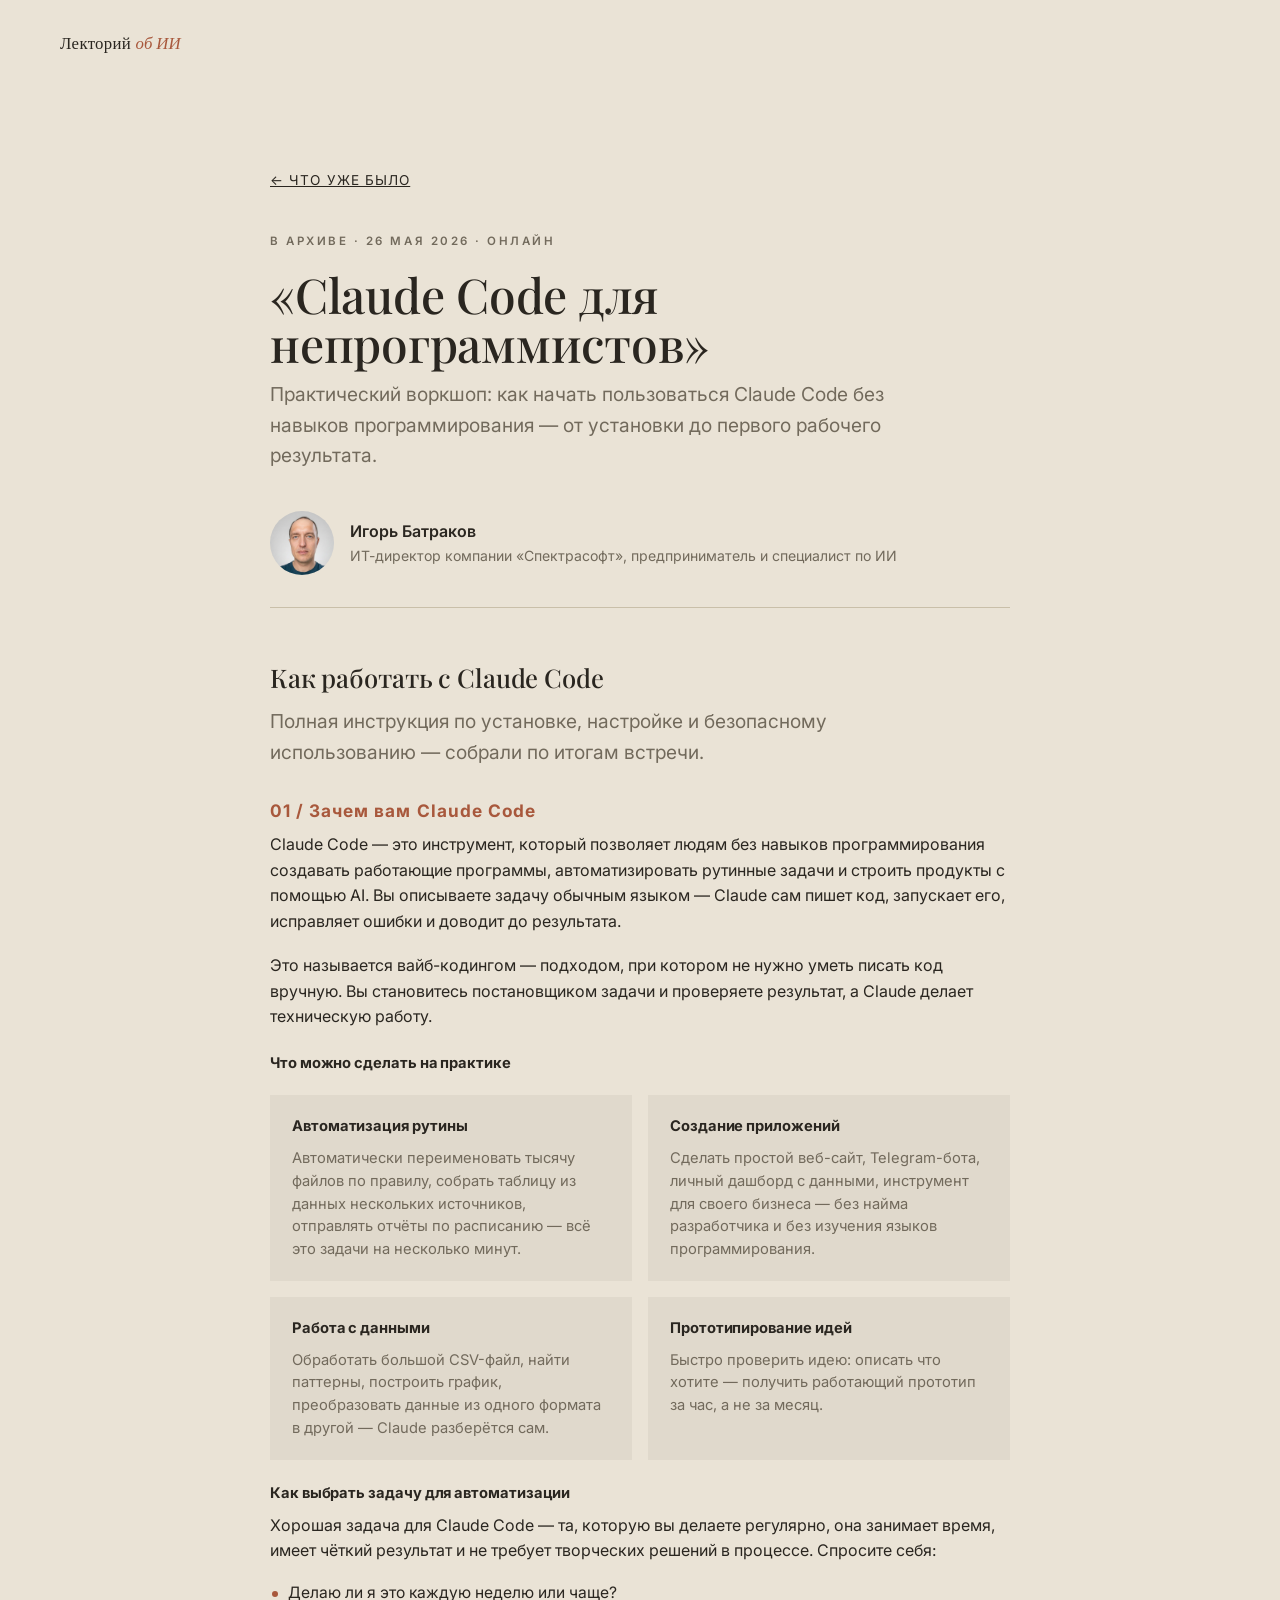
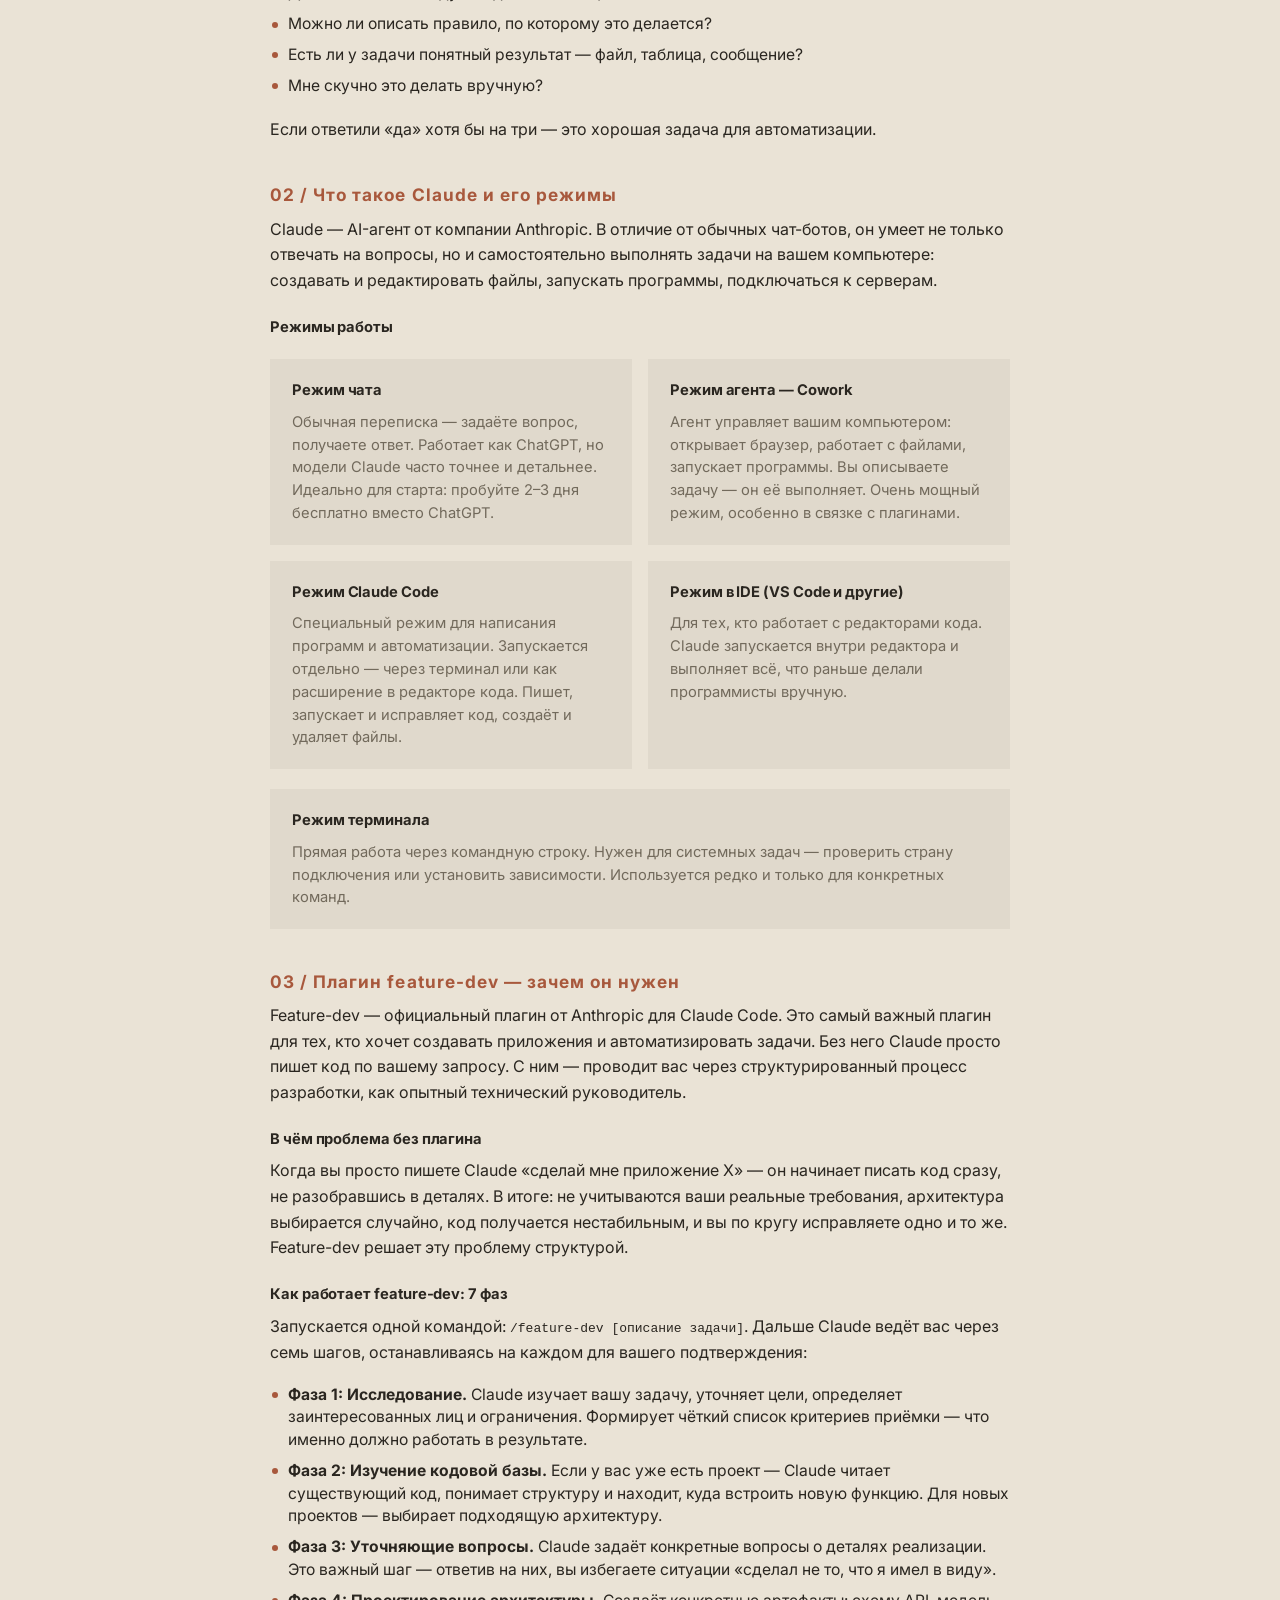
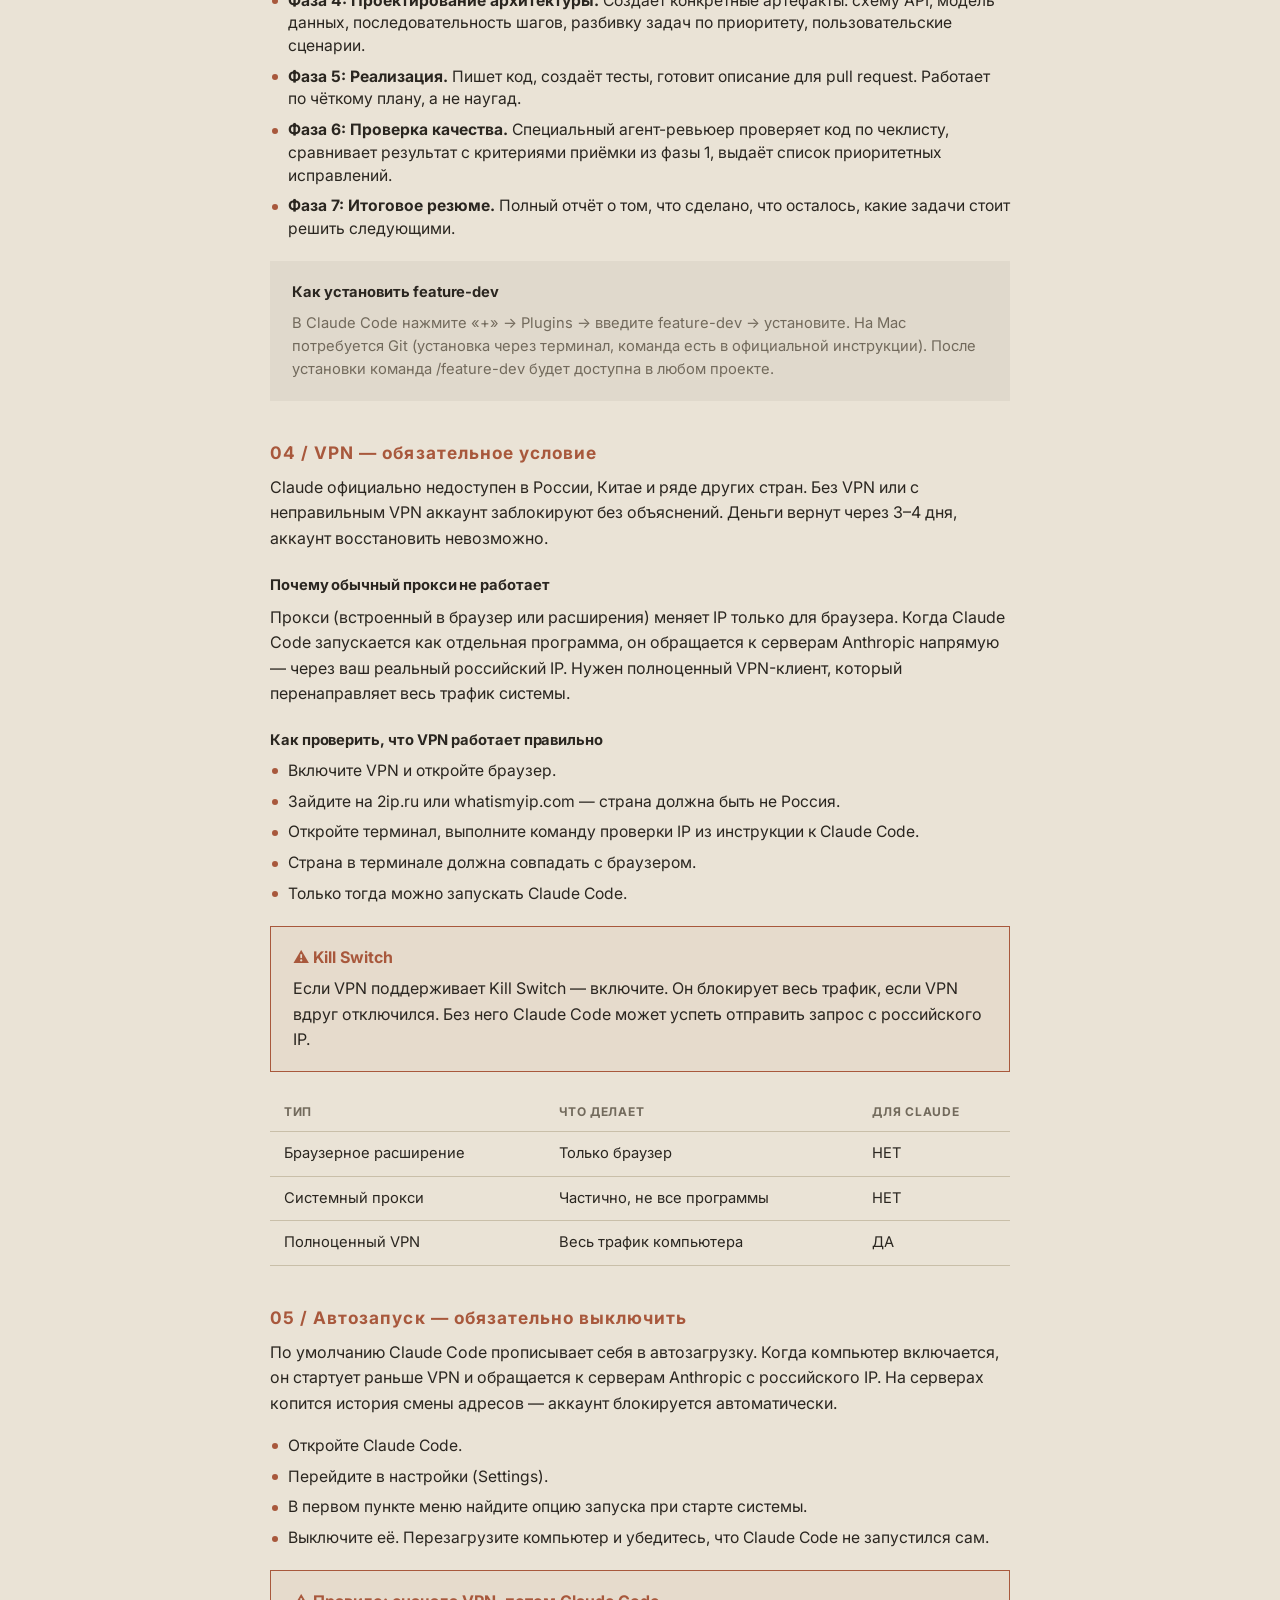
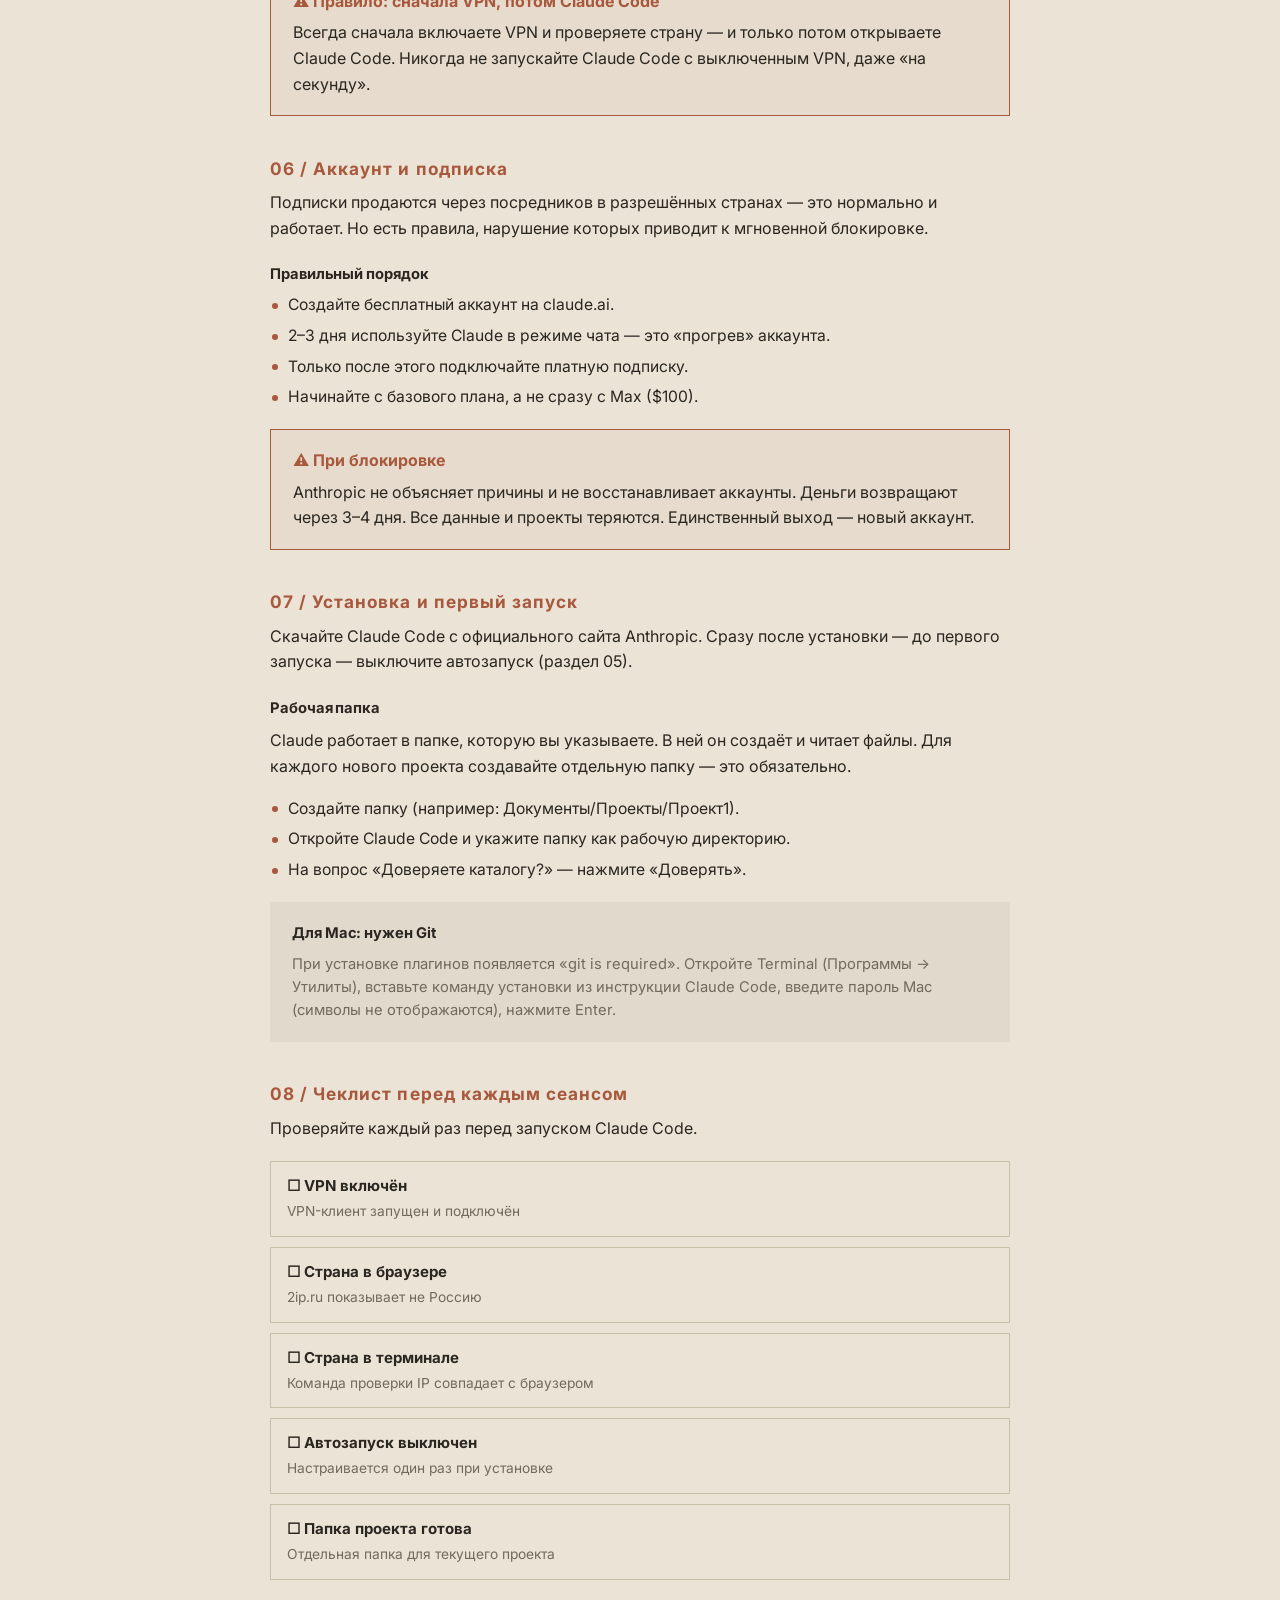
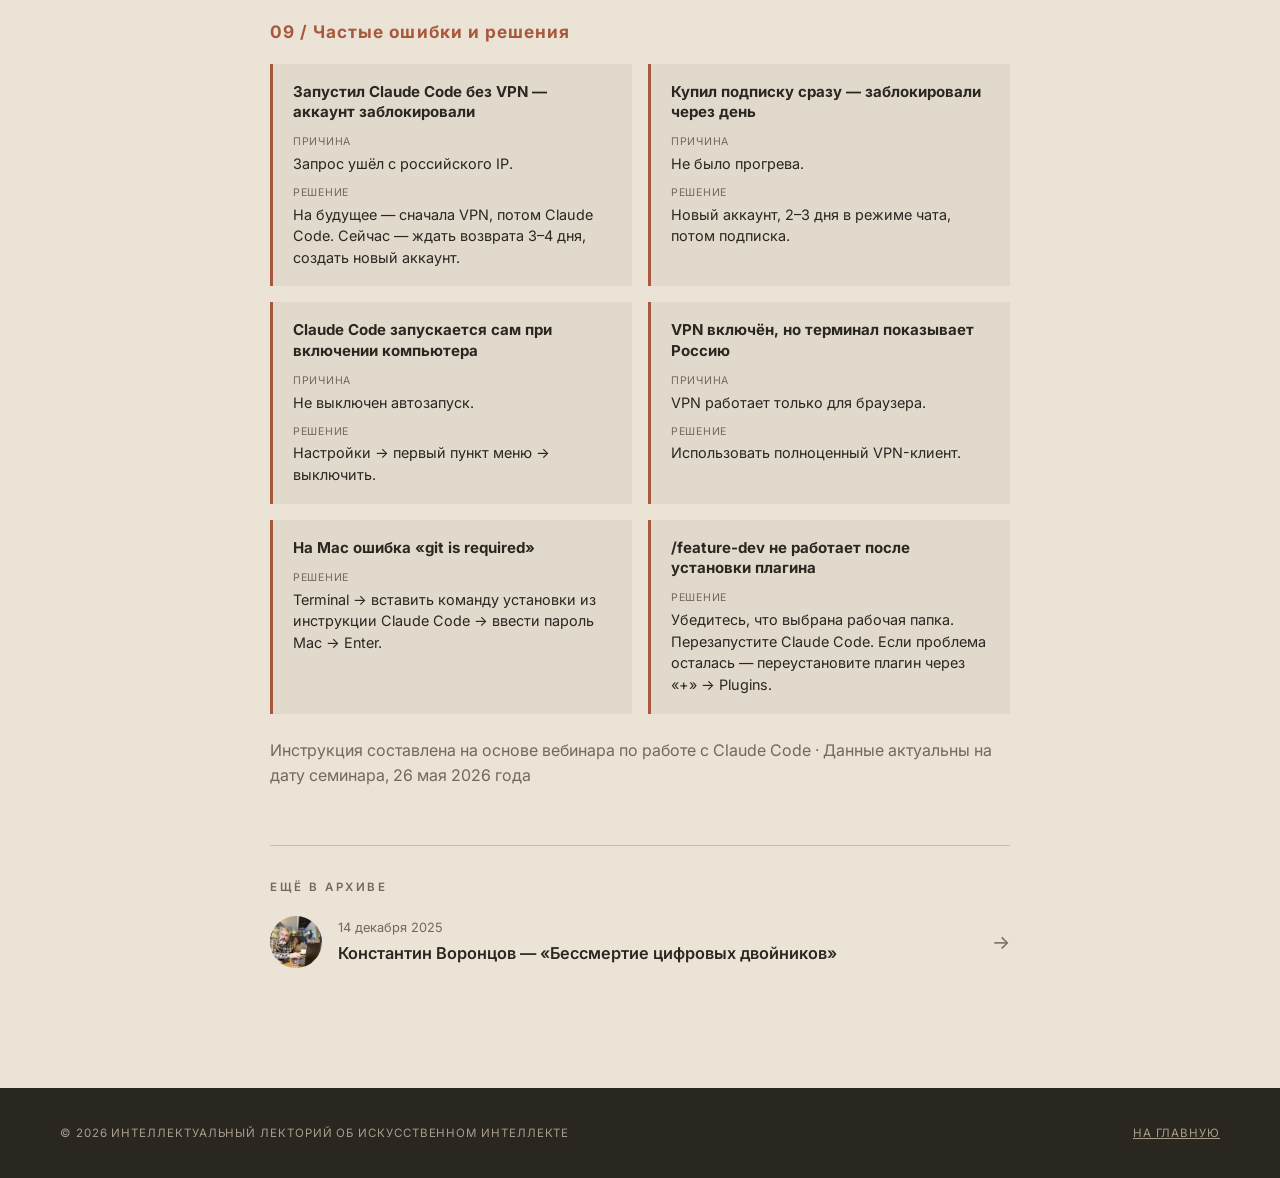
<file: events/batrakov-arhiv/index.html>
<!doctype html>
<html lang="ru">
<head>
<meta charset="UTF-8">
<meta name="viewport" content="width=device-width, initial-scale=1">
<title>Архив: Игорь Батраков — «Claude Code для непрограммистов» — Лекторий об ИИ</title>
<meta name="robots" content="noindex">
<link rel="icon" type="image/svg+xml" sizes="any" href="../../assets/img/favicon.svg?v=2">
<link rel="stylesheet" href="../../assets/css/style.v3.css?v=3">
<style>
  .report{max-width:820px;margin:0 auto;padding:80px 40px 120px;}
  .report .kicker{margin-bottom:20px;}
  .report h1{font-size:clamp(1.8rem,4.5vw,3rem);margin-bottom:10px;}
  .report .lede{margin-bottom:40px;}
  .report .speaker-row{display:flex;gap:16px;align-items:center;margin-bottom:48px;padding-bottom:32px;border-bottom:1px solid var(--line);}
  .report .speaker-row .avatar{width:64px;height:64px;border-radius:50%;object-fit:cover;flex:none;}
  .report .speaker-row .name{font-weight:600;}
  .report .speaker-row .role{font-size:.88rem;color:var(--muted);}
  .report h2{font-size:1.4rem;margin:2.2em 0 .6em;}
  .report h3{font-size:1.15rem;margin:1.6em 0 .6em;}
  .report h4{font-family:var(--sans);font-size:.92rem;font-weight:700;margin:1.5em 0 .5em;}
  .report .materials{background:rgba(42,38,32,.05);padding:28px 32px;margin-top:32px;}
  .report .materials h3{margin:0 0 12px;font-size:1.1rem;}
  .report .back-link{display:inline-block;margin-bottom:40px;font-size:.85rem;text-transform:uppercase;letter-spacing:.08em;}
  .report .kicker-num{font-family:var(--sans);font-size:1.08rem;font-weight:700;letter-spacing:.06em;color:var(--accent);display:block;margin:2.4em 0 10px;}
  .report .kicker-num:first-of-type{margin-top:0;}
  .report .subgrid{display:grid;grid-template-columns:1fr 1fr;gap:16px;margin:20px 0;}
  .report .subcard{background:rgba(42,38,32,.05);padding:20px 22px;}
  .report > .subcard{margin:20px 0;}
  .report .subcard h4{margin:0 0 8px;}
  .report .subcard p{margin:0;font-size:.92rem;color:var(--muted);line-height:1.55;}
  .report .warn-box{border:1px solid var(--accent);background:rgba(168,88,60,.06);padding:18px 22px;margin:20px 0;}
  .report .warn-box strong{color:var(--accent);}
  .report .warn-box p{margin:6px 0 0;}
  .report table.spec{width:100%;border-collapse:collapse;margin:20px 0;font-size:.92rem;}
  .report table.spec th,.report table.spec td{text-align:left;padding:10px 14px;border-bottom:1px solid var(--line);}
  .report table.spec th{font-size:.75rem;text-transform:uppercase;letter-spacing:.06em;color:var(--muted);}
  .report .checklist{list-style:none;margin:20px 0;padding:0;display:grid;gap:10px;}
  .report .checklist li{padding:12px 16px;border:1px solid var(--line);}
  .report .checklist b{display:block;font-size:.94rem;}
  .report .checklist span{font-size:.86rem;color:var(--muted);}
  .report .dash-list{margin-bottom:20px;}
  .report .qa-grid{display:grid;grid-template-columns:1fr 1fr;gap:16px;margin:20px 0;}
  .report .qa-card{background:rgba(42,38,32,.05);border-left:3px solid var(--accent);padding:18px 20px;}
  .report .qa-card b{display:block;font-family:var(--sans);font-weight:700;font-size:.94rem;line-height:1.35;margin-bottom:12px;}
  .report .qa-card .qa-label{font-size:.66rem;text-transform:uppercase;letter-spacing:.07em;color:var(--muted);display:block;margin:10px 0 2px;}
  .report .qa-card .qa-label:first-of-type{margin-top:0;}
  .report .qa-card p{margin:0;font-size:.9rem;color:var(--ink);line-height:1.5;}
  @media (max-width:620px){.report .qa-grid{grid-template-columns:1fr;}}
  .report .qa{margin:20px 0;padding-bottom:16px;border-bottom:1px solid var(--line);}
  .report .qa b{display:block;margin-bottom:4px;}
  .report .qa p{margin:0;font-size:.94rem;color:var(--muted);}
  @media (max-width:620px){.report .subgrid{grid-template-columns:1fr;}}
</style>
</head>
<body>

<header class="site">
  <div class="container nav">
    <a href="../../index.html" class="logo">Лекторий <em>об ИИ</em></a>
  </div>
</header>

<main>
<article class="report">
  <a href="../../index.html#reports" class="back-link">← Что уже было</a>
  <span class="kicker">В архиве · 26 мая 2026 · Онлайн</span>
  <h1>«Claude Code для непрограммистов»</h1>
  <p class="lede">Практический воркшоп: как начать пользоваться Claude Code без навыков программирования — от установки до первого рабочего результата.</p>

  <div class="speaker-row">
    <img class="avatar" src="../../assets/img/speaker-batrakov.jpg" alt="Игорь Батраков">
    <div>
      <div class="name">Игорь Батраков</div>
      <div class="role">ИТ-директор компании «Спектрасофт», предприниматель и специалист по ИИ</div>
    </div>
  </div>

  <h2 style="font-size:1.6rem;margin-top:56px;">Как работать с Claude Code</h2>
  <p class="lede" style="margin-bottom:32px;">Полная инструкция по установке, настройке и безопасному использованию — собрали по итогам встречи.</p>

  <h3 class="kicker-num">01 / Зачем вам Claude Code</h3>
  <p>Claude Code — это инструмент, который позволяет людям без навыков программирования создавать работающие программы, автоматизировать рутинные задачи и строить продукты с помощью AI. Вы описываете задачу обычным языком — Claude сам пишет код, запускает его, исправляет ошибки и доводит до результата.</p>
  <p>Это называется вайб-кодингом — подходом, при котором не нужно уметь писать код вручную. Вы становитесь постановщиком задачи и проверяете результат, а Claude делает техническую работу.</p>
  <h4>Что можно сделать на практике</h4>
  <div class="subgrid">
    <div class="subcard"><h4>Автоматизация рутины</h4><p>Автоматически переименовать тысячу файлов по правилу, собрать таблицу из данных нескольких источников, отправлять отчёты по расписанию — всё это задачи на несколько минут.</p></div>
    <div class="subcard"><h4>Создание приложений</h4><p>Сделать простой веб-сайт, Telegram-бота, личный дашборд с данными, инструмент для своего бизнеса — без найма разработчика и без изучения языков программирования.</p></div>
    <div class="subcard"><h4>Работа с данными</h4><p>Обработать большой CSV-файл, найти паттерны, построить график, преобразовать данные из одного формата в другой — Claude разберётся сам.</p></div>
    <div class="subcard"><h4>Прототипирование идей</h4><p>Быстро проверить идею: описать что хотите — получить работающий прототип за час, а не за месяц.</p></div>
  </div>
  <h4>Как выбрать задачу для автоматизации</h4>
  <p>Хорошая задача для Claude Code — та, которую вы делаете регулярно, она занимает время, имеет чёткий результат и не требует творческих решений в процессе. Спросите себя:</p>
  <ul class="dash-list">
    <li>Делаю ли я это каждую неделю или чаще?</li>
    <li>Можно ли описать правило, по которому это делается?</li>
    <li>Есть ли у задачи понятный результат — файл, таблица, сообщение?</li>
    <li>Мне скучно это делать вручную?</li>
  </ul>
  <p>Если ответили «да» хотя бы на три — это хорошая задача для автоматизации.</p>

  <h3 class="kicker-num">02 / Что такое Claude и его режимы</h3>
  <p>Claude — AI-агент от компании Anthropic. В отличие от обычных чат-ботов, он умеет не только отвечать на вопросы, но и самостоятельно выполнять задачи на вашем компьютере: создавать и редактировать файлы, запускать программы, подключаться к серверам.</p>
  <h4>Режимы работы</h4>
  <div class="subgrid">
    <div class="subcard"><h4>Режим чата</h4><p>Обычная переписка — задаёте вопрос, получаете ответ. Работает как ChatGPT, но модели Claude часто точнее и детальнее. Идеально для старта: пробуйте 2–3 дня бесплатно вместо ChatGPT.</p></div>
    <div class="subcard"><h4>Режим агента — Cowork</h4><p>Агент управляет вашим компьютером: открывает браузер, работает с файлами, запускает программы. Вы описываете задачу — он её выполняет. Очень мощный режим, особенно в связке с плагинами.</p></div>
    <div class="subcard"><h4>Режим Claude Code</h4><p>Специальный режим для написания программ и автоматизации. Запускается отдельно — через терминал или как расширение в редакторе кода. Пишет, запускает и исправляет код, создаёт и удаляет файлы.</p></div>
    <div class="subcard"><h4>Режим в IDE (VS Code и другие)</h4><p>Для тех, кто работает с редакторами кода. Claude запускается внутри редактора и выполняет всё, что раньше делали программисты вручную.</p></div>
  </div>
  <div class="subcard"><h4>Режим терминала</h4><p>Прямая работа через командную строку. Нужен для системных задач — проверить страну подключения или установить зависимости. Используется редко и только для конкретных команд.</p></div>

  <h3 class="kicker-num">03 / Плагин feature-dev — зачем он нужен</h3>
  <p>Feature-dev — официальный плагин от Anthropic для Claude Code. Это самый важный плагин для тех, кто хочет создавать приложения и автоматизировать задачи. Без него Claude просто пишет код по вашему запросу. С ним — проводит вас через структурированный процесс разработки, как опытный технический руководитель.</p>
  <h4>В чём проблема без плагина</h4>
  <p>Когда вы просто пишете Claude «сделай мне приложение X» — он начинает писать код сразу, не разобравшись в деталях. В итоге: не учитываются ваши реальные требования, архитектура выбирается случайно, код получается нестабильным, и вы по кругу исправляете одно и то же. Feature-dev решает эту проблему структурой.</p>
  <h4>Как работает feature-dev: 7 фаз</h4>
  <p>Запускается одной командой: <code>/feature-dev [описание задачи]</code>. Дальше Claude ведёт вас через семь шагов, останавливаясь на каждом для вашего подтверждения:</p>
  <ul class="dash-list">
    <li><strong>Фаза 1: Исследование.</strong> Claude изучает вашу задачу, уточняет цели, определяет заинтересованных лиц и ограничения. Формирует чёткий список критериев приёмки — что именно должно работать в результате.</li>
    <li><strong>Фаза 2: Изучение кодовой базы.</strong> Если у вас уже есть проект — Claude читает существующий код, понимает структуру и находит, куда встроить новую функцию. Для новых проектов — выбирает подходящую архитектуру.</li>
    <li><strong>Фаза 3: Уточняющие вопросы.</strong> Claude задаёт конкретные вопросы о деталях реализации. Это важный шаг — ответив на них, вы избегаете ситуации «сделал не то, что я имел в виду».</li>
    <li><strong>Фаза 4: Проектирование архитектуры.</strong> Создаёт конкретные артефакты: схему API, модель данных, последовательность шагов, разбивку задач по приоритету, пользовательские сценарии.</li>
    <li><strong>Фаза 5: Реализация.</strong> Пишет код, создаёт тесты, готовит описание для pull request. Работает по чёткому плану, а не наугад.</li>
    <li><strong>Фаза 6: Проверка качества.</strong> Специальный агент-ревьюер проверяет код по чеклисту, сравнивает результат с критериями приёмки из фазы 1, выдаёт список приоритетных исправлений.</li>
    <li><strong>Фаза 7: Итоговое резюме.</strong> Полный отчёт о том, что сделано, что осталось, какие задачи стоит решить следующими.</li>
  </ul>
  <div class="subcard"><h4>Как установить feature-dev</h4><p>В Claude Code нажмите «+» → Plugins → введите feature-dev → установите. На Mac потребуется Git (установка через терминал, команда есть в официальной инструкции). После установки команда /feature-dev будет доступна в любом проекте.</p></div>

  <h3 class="kicker-num">04 / VPN — обязательное условие</h3>
  <p>Claude официально недоступен в России, Китае и ряде других стран. Без VPN или с неправильным VPN аккаунт заблокируют без объяснений. Деньги вернут через 3–4 дня, аккаунт восстановить невозможно.</p>
  <h4>Почему обычный прокси не работает</h4>
  <p>Прокси (встроенный в браузер или расширения) меняет IP только для браузера. Когда Claude Code запускается как отдельная программа, он обращается к серверам Anthropic напрямую — через ваш реальный российский IP. Нужен полноценный VPN-клиент, который перенаправляет весь трафик системы.</p>
  <h4>Как проверить, что VPN работает правильно</h4>
  <ol class="dash-list">
    <li>Включите VPN и откройте браузер.</li>
    <li>Зайдите на 2ip.ru или whatismyip.com — страна должна быть не Россия.</li>
    <li>Откройте терминал, выполните команду проверки IP из инструкции к Claude Code.</li>
    <li>Страна в терминале должна совпадать с браузером.</li>
    <li>Только тогда можно запускать Claude Code.</li>
  </ol>
  <div class="warn-box"><strong>⚠ Kill Switch</strong><p>Если VPN поддерживает Kill Switch — включите. Он блокирует весь трафик, если VPN вдруг отключился. Без него Claude Code может успеть отправить запрос с российского IP.</p></div>
  <table class="spec">
    <thead><tr><th>Тип</th><th>Что делает</th><th>Для Claude</th></tr></thead>
    <tbody>
      <tr><td>Браузерное расширение</td><td>Только браузер</td><td>НЕТ</td></tr>
      <tr><td>Системный прокси</td><td>Частично, не все программы</td><td>НЕТ</td></tr>
      <tr><td>Полноценный VPN</td><td>Весь трафик компьютера</td><td>ДА</td></tr>
    </tbody>
  </table>

  <h3 class="kicker-num">05 / Автозапуск — обязательно выключить</h3>
  <p>По умолчанию Claude Code прописывает себя в автозагрузку. Когда компьютер включается, он стартует раньше VPN и обращается к серверам Anthropic с российского IP. На серверах копится история смены адресов — аккаунт блокируется автоматически.</p>
  <ol class="dash-list">
    <li>Откройте Claude Code.</li>
    <li>Перейдите в настройки (Settings).</li>
    <li>В первом пункте меню найдите опцию запуска при старте системы.</li>
    <li>Выключите её. Перезагрузите компьютер и убедитесь, что Claude Code не запустился сам.</li>
  </ol>
  <div class="warn-box"><strong>⚠ Правило: сначала VPN, потом Claude Code</strong><p>Всегда сначала включаете VPN и проверяете страну — и только потом открываете Claude Code. Никогда не запускайте Claude Code с выключенным VPN, даже «на секунду».</p></div>

  <h3 class="kicker-num">06 / Аккаунт и подписка</h3>
  <p>Подписки продаются через посредников в разрешённых странах — это нормально и работает. Но есть правила, нарушение которых приводит к мгновенной блокировке.</p>
  <h4>Правильный порядок</h4>
  <ol class="dash-list">
    <li>Создайте бесплатный аккаунт на claude.ai.</li>
    <li>2–3 дня используйте Claude в режиме чата — это «прогрев» аккаунта.</li>
    <li>Только после этого подключайте платную подписку.</li>
    <li>Начинайте с базового плана, а не сразу с Max ($100).</li>
  </ol>
  <div class="warn-box"><strong>⚠ При блокировке</strong><p>Anthropic не объясняет причины и не восстанавливает аккаунты. Деньги возвращают через 3–4 дня. Все данные и проекты теряются. Единственный выход — новый аккаунт.</p></div>

  <h3 class="kicker-num">07 / Установка и первый запуск</h3>
  <p>Скачайте Claude Code с официального сайта Anthropic. Сразу после установки — до первого запуска — выключите автозапуск (раздел 05).</p>
  <h4>Рабочая папка</h4>
  <p>Claude работает в папке, которую вы указываете. В ней он создаёт и читает файлы. Для каждого нового проекта создавайте отдельную папку — это обязательно.</p>
  <ol class="dash-list">
    <li>Создайте папку (например: Документы/Проекты/Проект1).</li>
    <li>Откройте Claude Code и укажите папку как рабочую директорию.</li>
    <li>На вопрос «Доверяете каталогу?» — нажмите «Доверять».</li>
  </ol>
  <div class="subcard"><h4>Для Mac: нужен Git</h4><p>При установке плагинов появляется «git is required». Откройте Terminal (Программы → Утилиты), вставьте команду установки из инструкции Claude Code, введите пароль Mac (символы не отображаются), нажмите Enter.</p></div>

  <h3 class="kicker-num">08 / Чеклист перед каждым сеансом</h3>
  <p>Проверяйте каждый раз перед запуском Claude Code.</p>
  <ul class="checklist">
    <li><b>☐ VPN включён</b><span>VPN-клиент запущен и подключён</span></li>
    <li><b>☐ Страна в браузере</b><span>2ip.ru показывает не Россию</span></li>
    <li><b>☐ Страна в терминале</b><span>Команда проверки IP совпадает с браузером</span></li>
    <li><b>☐ Автозапуск выключен</b><span>Настраивается один раз при установке</span></li>
    <li><b>☐ Папка проекта готова</b><span>Отдельная папка для текущего проекта</span></li>
  </ul>

  <h3 class="kicker-num">09 / Частые ошибки и решения</h3>
  <div class="qa-grid">
    <div class="qa-card">
      <b>Запустил Claude Code без VPN — аккаунт заблокировали</b>
      <span class="qa-label">Причина</span><p>Запрос ушёл с российского IP.</p>
      <span class="qa-label">Решение</span><p>На будущее — сначала VPN, потом Claude Code. Сейчас — ждать возврата 3–4 дня, создать новый аккаунт.</p>
    </div>
    <div class="qa-card">
      <b>Купил подписку сразу — заблокировали через день</b>
      <span class="qa-label">Причина</span><p>Не было прогрева.</p>
      <span class="qa-label">Решение</span><p>Новый аккаунт, 2–3 дня в режиме чата, потом подписка.</p>
    </div>
    <div class="qa-card">
      <b>Claude Code запускается сам при включении компьютера</b>
      <span class="qa-label">Причина</span><p>Не выключен автозапуск.</p>
      <span class="qa-label">Решение</span><p>Настройки → первый пункт меню → выключить.</p>
    </div>
    <div class="qa-card">
      <b>VPN включён, но терминал показывает Россию</b>
      <span class="qa-label">Причина</span><p>VPN работает только для браузера.</p>
      <span class="qa-label">Решение</span><p>Использовать полноценный VPN-клиент.</p>
    </div>
    <div class="qa-card">
      <b>На Mac ошибка «git is required»</b>
      <span class="qa-label">Решение</span><p>Terminal → вставить команду установки из инструкции Claude Code → ввести пароль Mac → Enter.</p>
    </div>
    <div class="qa-card">
      <b>/feature-dev не работает после установки плагина</b>
      <span class="qa-label">Решение</span><p>Убедитесь, что выбрана рабочая папка. Перезапустите Claude Code. Если проблема осталась — переустановите плагин через «+» → Plugins.</p>
    </div>
  </div>

  <p class="muted-line" style="margin-top:24px;">Инструкция составлена на основе вебинара по работе с Claude Code · Данные актуальны на дату семинара, 26 мая 2026 года</p>

  <div class="archive-next">
    <div class="kicker">Ещё в архиве</div>
    <a href="../vorontsov-arhiv/" class="archive-next-link">
      <img class="avatar" src="../../assets/img/speaker-vorontsov.jpg" alt="Константин Воронцов">
      <div>
        <div class="archive-next-meta">14 декабря 2025</div>
        <div class="archive-next-title">Константин Воронцов — «Бессмертие цифровых двойников»</div>
      </div>
      <span class="arrow">→</span>
    </a>
  </div>

</article>
</main>

<footer class="site">
  <div class="container foot-row">
    <span>© 2026 Интеллектуальный лекторий об искусственном интеллекте</span>
    <a href="../../index.html">На главную</a>
  </div>
</footer>

</body>
</html>
</file>
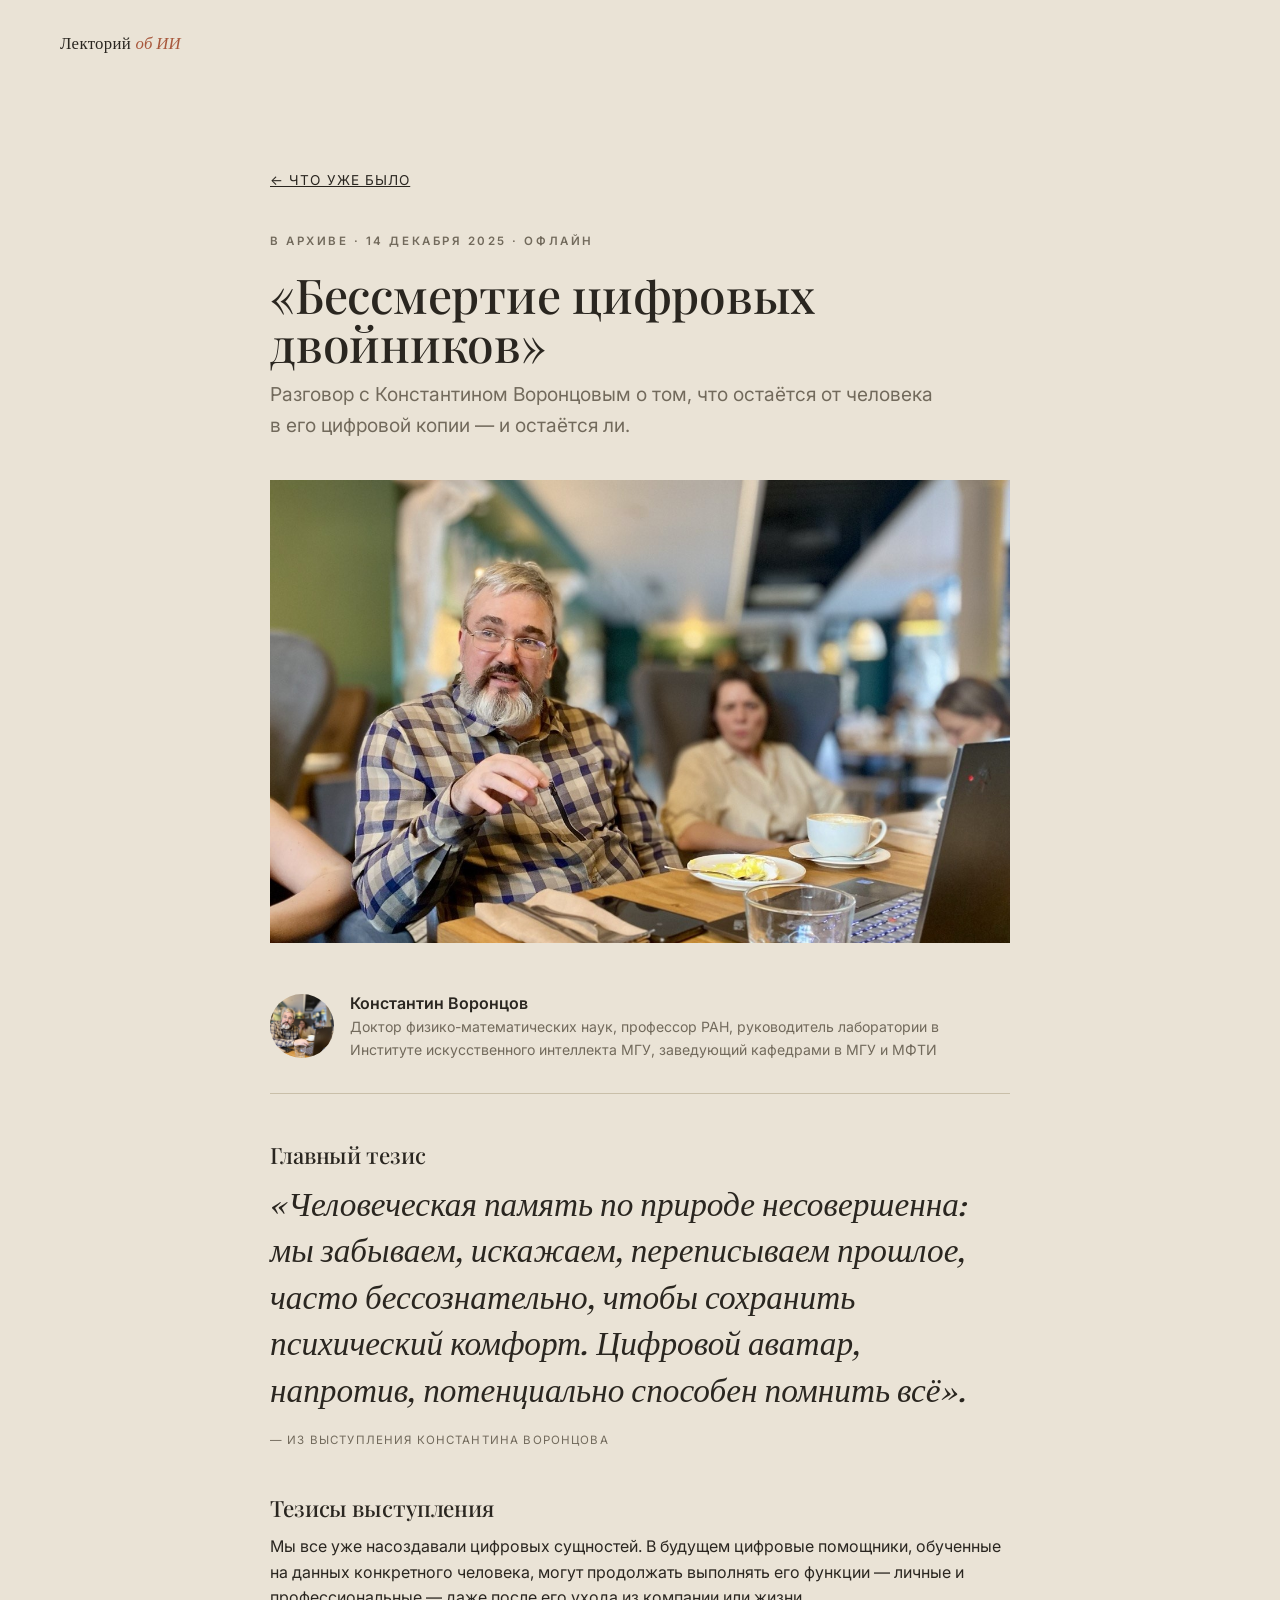
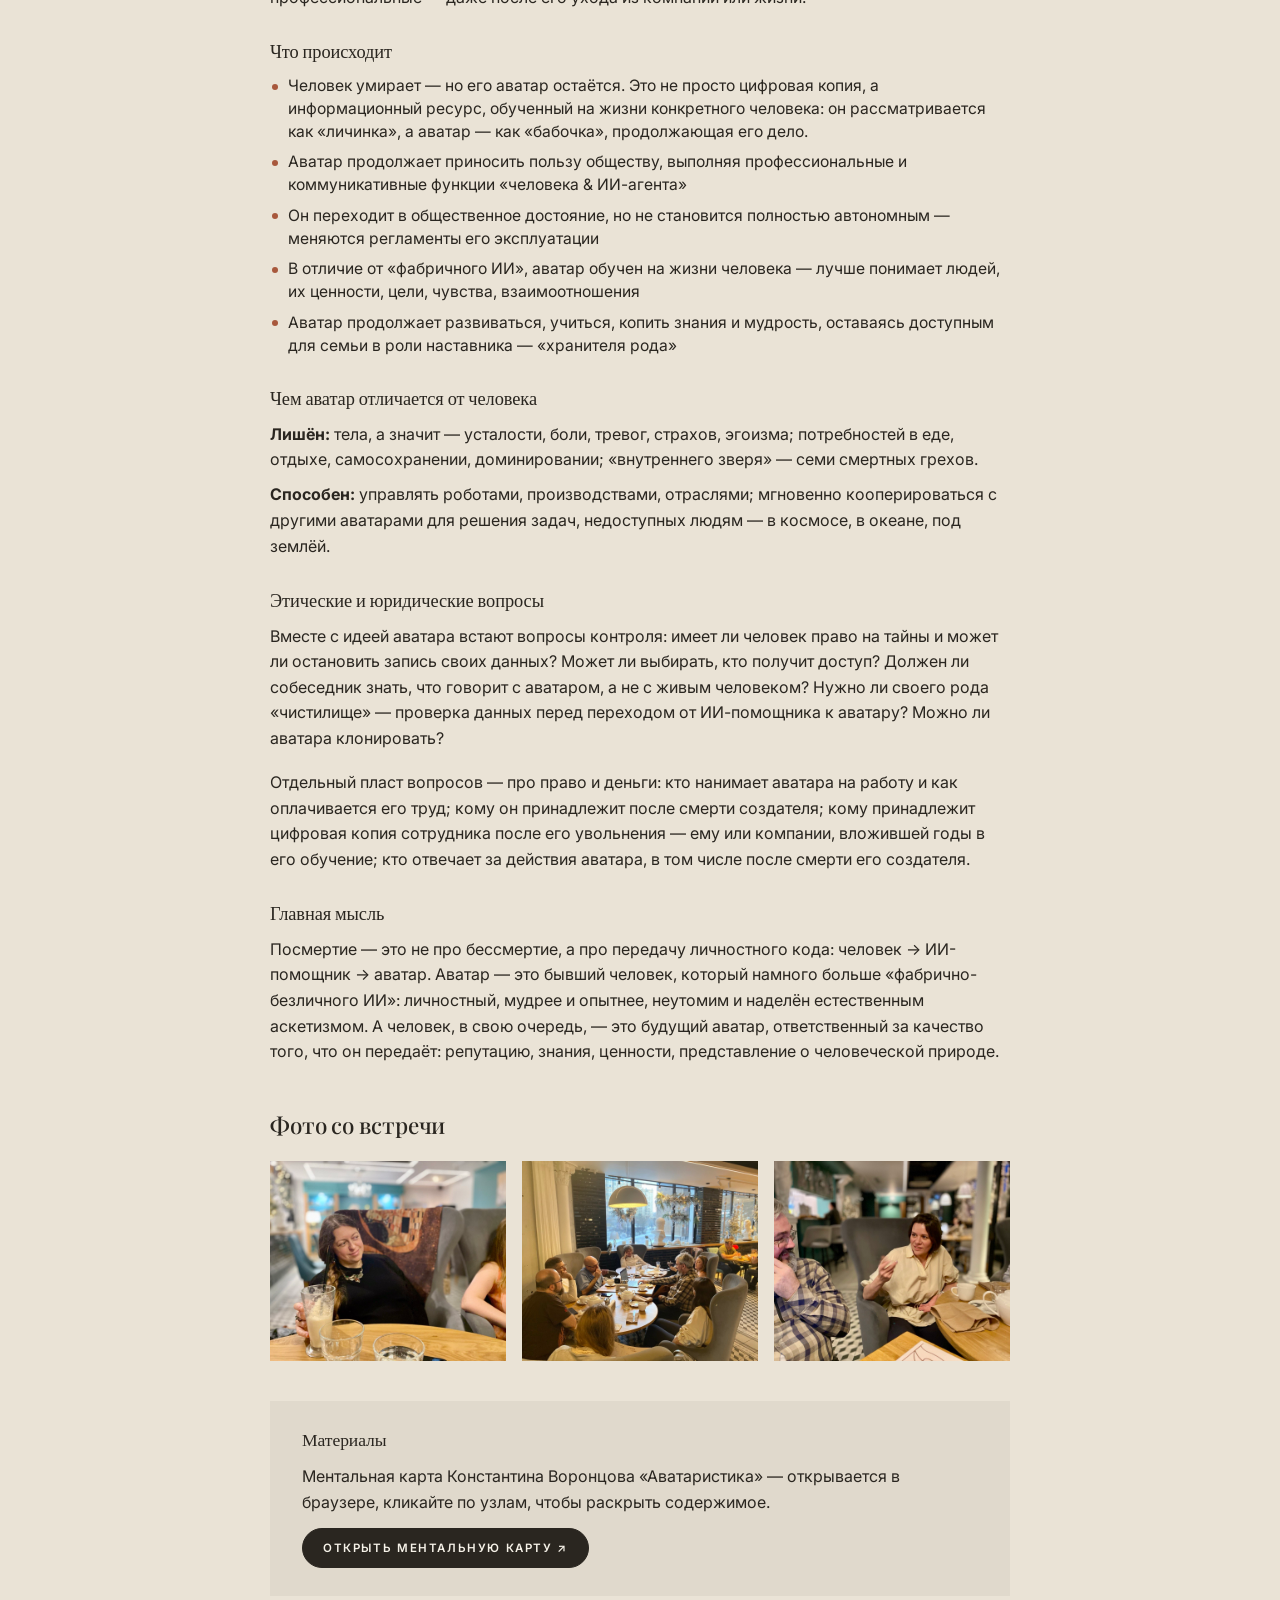
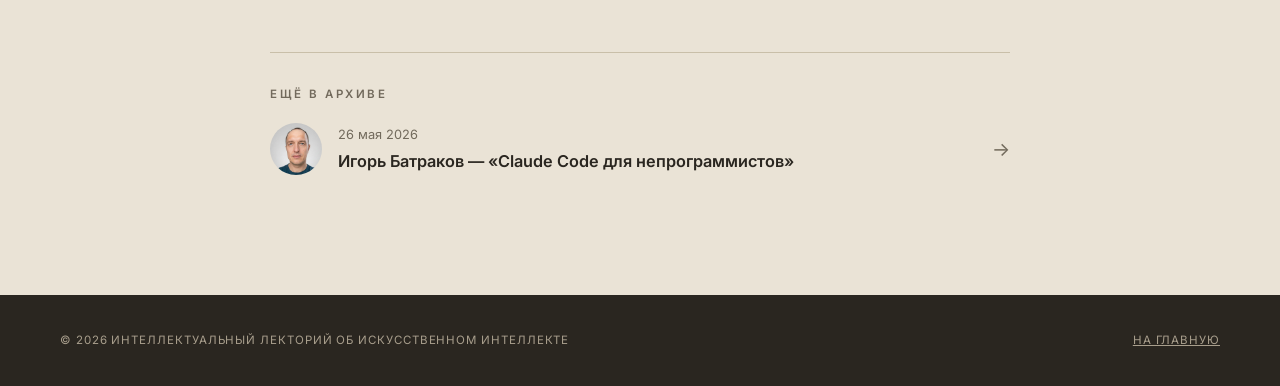
<file: events/vorontsov-arhiv/index.html>
<!doctype html>
<html lang="ru">
<head>
<meta charset="UTF-8">
<meta name="viewport" content="width=device-width, initial-scale=1">
<title>Архив: Константин Воронцов — «Бессмертие цифровых двойников» — Лекторий об ИИ</title>
<meta name="robots" content="noindex">
<link rel="icon" type="image/svg+xml" sizes="any" href="../../assets/img/favicon.svg?v=2">
<link rel="stylesheet" href="../../assets/css/style.v3.css?v=3">
<style>
  .report{max-width:820px;margin:0 auto;padding:80px 40px 120px;}
  .report .kicker{margin-bottom:20px;}
  .report h1{font-size:clamp(1.8rem,4.5vw,3rem);margin-bottom:10px;}
  .report .lede{margin-bottom:40px;}
  .report .cover{width:100%;aspect-ratio:16/10;object-fit:cover;margin-bottom:48px;}
  .report .speaker-row{display:flex;gap:16px;align-items:center;margin-bottom:48px;padding-bottom:32px;border-bottom:1px solid var(--line);}
  .report .speaker-row .avatar{width:64px;height:64px;border-radius:50%;object-fit:cover;flex:none;}
  .report .speaker-row .name{font-weight:600;}
  .report .speaker-row .role{font-size:.88rem;color:var(--muted);}
  .report h2{font-size:1.4rem;margin:2.2em 0 .6em;}
  .report .gallery{display:grid;grid-template-columns:1fr 1fr 1fr;gap:16px;margin:24px 0 40px;}
  .report .gallery img{width:100%;height:200px;object-fit:cover;}
  .report .materials{background:rgba(42,38,32,.05);padding:28px 32px;margin-top:32px;}
  .report .materials h3{margin:0 0 12px;font-size:1.1rem;}
  .report .back-link{display:inline-block;margin-bottom:40px;font-size:.85rem;text-transform:uppercase;letter-spacing:.08em;}
  @media (max-width:560px){.report .gallery{grid-template-columns:1fr 1fr;}}
</style>
</head>
<body>

<header class="site">
  <div class="container nav">
    <a href="../../index.html" class="logo">Лекторий <em>об ИИ</em></a>
  </div>
</header>

<main>
<article class="report">
  <a href="../../index.html#reports" class="back-link">← Что уже было</a>
  <span class="kicker">В архиве · 14 декабря 2025 · Офлайн</span>
  <h1>«Бессмертие цифровых двойников»</h1>
  <p class="lede">Разговор с Константином Воронцовым о том, что остаётся от человека в его цифровой копии — и остаётся ли.</p>

  <img class="cover" src="../../assets/img/speaker-vorontsov-cover.jpg" alt="Константин Воронцов на встрече лектория">

  <div class="speaker-row">
    <img class="avatar" src="../../assets/img/speaker-vorontsov.jpg" alt="Константин Воронцов">
    <div>
      <div class="name">Константин Воронцов</div>
      <div class="role">Доктор физико-математических наук, профессор РАН, руководитель лаборатории в Институте искусственного интеллекта МГУ, заведующий кафедрами в МГУ и МФТИ</div>
    </div>
  </div>

  <h2>Главный тезис</h2>
  <blockquote class="pull" style="margin:0 0 1em;">
    «Человеческая память по природе несовершенна: мы забываем, искажаем, переписываем прошлое, часто бессознательно, чтобы сохранить психический комфорт. Цифровой аватар, напротив, потенциально способен помнить всё».
    <cite>— из выступления Константина Воронцова</cite>
  </blockquote>

  <h2>Тезисы выступления</h2>
  <p>Мы все уже насоздавали цифровых сущностей. В будущем цифровые помощники, обученные на данных конкретного человека, могут продолжать выполнять его функции — личные и профессиональные — даже после его ухода из компании или жизни.</p>

  <h3 style="font-size:1.15rem;margin:1.6em 0 .6em;">Что происходит</h3>
  <ul class="dash-list">
    <li>Человек умирает — но его аватар остаётся. Это не просто цифровая копия, а информационный ресурс, обученный на жизни конкретного человека: он рассматривается как «личинка», а аватар — как «бабочка», продолжающая его дело.</li>
    <li>Аватар продолжает приносить пользу обществу, выполняя профессиональные и коммуникативные функции «человека & ИИ-агента»</li>
    <li>Он переходит в общественное достояние, но не становится полностью автономным — меняются регламенты его эксплуатации</li>
    <li>В отличие от «фабричного ИИ», аватар обучен на жизни человека — лучше понимает людей, их ценности, цели, чувства, взаимоотношения</li>
    <li>Аватар продолжает развиваться, учиться, копить знания и мудрость, оставаясь доступным для семьи в роли наставника — «хранителя рода»</li>
  </ul>

  <h3 style="font-size:1.15rem;margin:1.6em 0 .6em;">Чем аватар отличается от человека</h3>
  <p style="margin-bottom:.6em;"><strong>Лишён:</strong> тела, а значит — усталости, боли, тревог, страхов, эгоизма; потребностей в еде, отдыхе, самосохранении, доминировании; «внутреннего зверя» — семи смертных грехов.</p>
  <p><strong>Способен:</strong> управлять роботами, производствами, отраслями; мгновенно кооперироваться с другими аватарами для решения задач, недоступных людям — в космосе, в океане, под землёй.</p>

  <h3 style="font-size:1.15rem;margin:1.6em 0 .6em;">Этические и юридические вопросы</h3>
  <p>Вместе с идеей аватара встают вопросы контроля: имеет ли человек право на тайны и может ли остановить запись своих данных? Может ли выбирать, кто получит доступ? Должен ли собеседник знать, что говорит с аватаром, а не с живым человеком? Нужно ли своего рода «чистилище» — проверка данных перед переходом от ИИ-помощника к аватару? Можно ли аватара клонировать?</p>
  <p>Отдельный пласт вопросов — про право и деньги: кто нанимает аватара на работу и как оплачивается его труд; кому он принадлежит после смерти создателя; кому принадлежит цифровая копия сотрудника после его увольнения — ему или компании, вложившей годы в его обучение; кто отвечает за действия аватара, в том числе после смерти его создателя.</p>

  <h3 style="font-size:1.15rem;margin:1.6em 0 .6em;">Главная мысль</h3>
  <p>Посмертие — это не про бессмертие, а про передачу личностного кода: человек → ИИ-помощник → аватар. Аватар — это бывший человек, который намного больше «фабрично-безличного ИИ»: личностный, мудрее и опытнее, неутомим и наделён естественным аскетизмом. А человек, в свою очередь, — это будущий аватар, ответственный за качество того, что он передаёт: репутацию, знания, ценности, представление о человеческой природе.</p>

  <h2>Фото со встречи</h2>
  <div class="gallery">
    <img src="../../assets/img/event-photo-3.jpg" alt="Гостья лектория на встрече 14 декабря">
    <img src="../../assets/img/event-photo-1.jpg" alt="Гости лектория за общим столом">
    <img src="../../assets/img/event-photo-2.jpg" alt="Константин Воронцов беседует с гостьей лектория">
  </div>

  <div class="materials">
    <h3>Материалы</h3>
    <p style="margin:0 0 12px;">Ментальная карта Константина Воронцова «Аватаристика» — открывается в браузере, кликайте по узлам, чтобы раскрыть содержимое.</p>
    <a href="../../assets/files/avataristika-vorontsov.html" class="btn btn-primary btn-sm" target="_blank" rel="noopener">Открыть ментальную карту ↗</a>
  </div>

  <div class="archive-next">
    <div class="kicker">Ещё в архиве</div>
    <a href="../batrakov-arhiv/" class="archive-next-link">
      <img class="avatar" src="../../assets/img/speaker-batrakov.jpg" alt="Игорь Батраков">
      <div>
        <div class="archive-next-meta">26 мая 2026</div>
        <div class="archive-next-title">Игорь Батраков — «Claude Code для непрограммистов»</div>
      </div>
      <span class="arrow">→</span>
    </a>
  </div>
</article>
</main>

<footer class="site">
  <div class="container foot-row">
    <span>© 2026 Интеллектуальный лекторий об искусственном интеллекте</span>
    <a href="../../index.html">На главную</a>
  </div>
</footer>

</body>
</html>
</file>
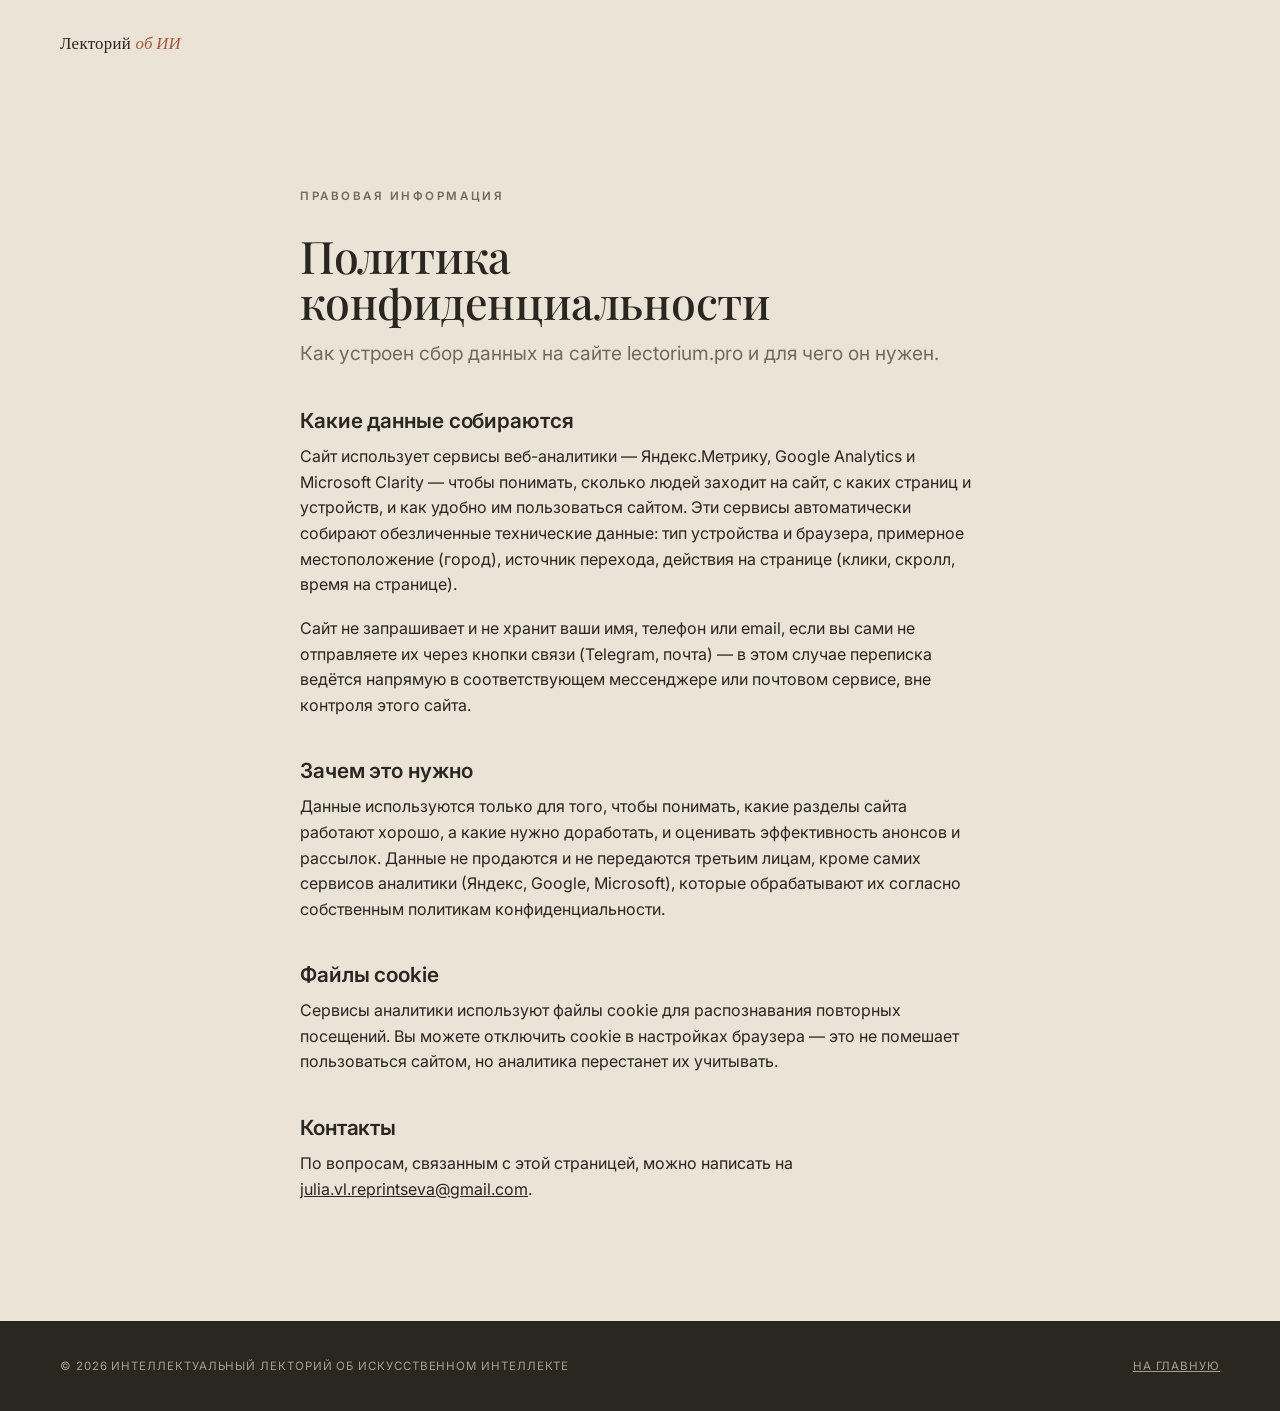
<file: privacy.html>
<!doctype html>
<html lang="ru">
<head>
<meta charset="UTF-8">
<meta name="viewport" content="width=device-width, initial-scale=1">
<title>Политика конфиденциальности — Интеллектуальный лекторий об ИИ</title>
<meta name="robots" content="noindex">
<link rel="icon" type="image/svg+xml" sizes="any" href="assets/img/favicon.svg?v=2">
<link rel="stylesheet" href="assets/css/style.v3.css?v=1">
<style>
  .policy{max-width:760px;margin:0 auto;padding:100px 40px;}
  .policy h1{margin-bottom:12px;font-size:clamp(1.6rem,6vw,2.8rem);hyphens:auto;}
  .policy p{margin-bottom:1.15em;line-height:1.6;}
  .policy h2{font-size:1.3rem;font-family:var(--sans);font-weight:600;margin:2em 0 .6em;}
  .policy a{text-decoration:underline;}
  .policy a:hover{color:var(--accent);}
</style>
</head>
<body>

<header class="site">
  <div class="container nav">
    <a href="/" class="logo">Лекторий <em>об ИИ</em></a>
  </div>
</header>

<main>
<section class="policy">
  <span class="kicker">Правовая информация</span>
  <h1>Политика конфиденциальности</h1>
  <p class="lede">Как устроен сбор данных на сайте lectorium.pro и для чего он нужен.</p>

  <h2>Какие данные собираются</h2>
  <p>Сайт использует сервисы веб-аналитики — Яндекс.Метрику, Google Analytics и Microsoft Clarity — чтобы понимать, сколько людей заходит на сайт, с каких страниц и устройств, и как удобно им пользоваться сайтом. Эти сервисы автоматически собирают обезличенные технические данные: тип устройства и браузера, примерное местоположение (город), источник перехода, действия на странице (клики, скролл, время на странице).</p>
  <p>Сайт не запрашивает и не хранит ваши имя, телефон или email, если вы сами не отправляете их через кнопки связи (Telegram, почта) — в этом случае переписка ведётся напрямую в соответствующем мессенджере или почтовом сервисе, вне контроля этого сайта.</p>

  <h2>Зачем это нужно</h2>
  <p>Данные используются только для того, чтобы понимать, какие разделы сайта работают хорошо, а какие нужно доработать, и оценивать эффективность анонсов и рассылок. Данные не продаются и не передаются третьим лицам, кроме самих сервисов аналитики (Яндекс, Google, Microsoft), которые обрабатывают их согласно собственным политикам конфиденциальности.</p>

  <h2>Файлы cookie</h2>
  <p>Сервисы аналитики используют файлы cookie для распознавания повторных посещений. Вы можете отключить cookie в настройках браузера — это не помешает пользоваться сайтом, но аналитика перестанет их учитывать.</p>

  <h2>Контакты</h2>
  <p>По вопросам, связанным с этой страницей, можно написать на <a href="mailto:julia.vl.reprintseva@gmail.com">julia.vl.reprintseva@gmail.com</a>.</p>
</section>
</main>

<footer class="site">
  <div class="container foot-row">
    <span>© 2026 Интеллектуальный лекторий об искусственном интеллекте</span>
    <a href="/">На главную</a>
  </div>
</footer>

</body>
</html>
</file>
<file: assets/css/style.v3.css>
@import url('https://fonts.googleapis.com/css2?family=Fraunces:ital,opsz,wght@0,9..144,300;0,9..144,400;0,9..144,500;1,9..144,400&family=Playfair+Display:ital,wght@0,400;0,500;0,600;1,500;1,600&family=Inter:wght@400;500;600&display=swap');

:root{
  --bg:#eae3d6;       /* warm sand */
  --bg-deep:#69625a;  /* warm taupe (dark sections) */
  --ink:#2a2620;
  --cream:#f6f2e8;
  --line:#c9bfa9;
  --accent:#a8583c;   /* muted terracotta, used sparingly */
  --muted:#726a5c;
  --serif: 'Fraunces', Georgia, serif;
  --display: 'Playfair Display', Georgia, serif;
  --sans: 'Inter', -apple-system, BlinkMacSystemFont, sans-serif;
  --max: 1240px;
}

*{box-sizing:border-box;}
html{scroll-behavior:smooth;}
body{
  margin:0;
  font-family:var(--sans);
  background:var(--bg);
  color:var(--ink);
  line-height:1.6;
  -webkit-font-smoothing:antialiased;
  overflow-x:hidden;
}
img{max-width:100%;display:block;}
a{color:inherit;}
.container{max-width:var(--max);margin:0 auto;padding:0 40px;}

h1,h2,h3,h4{font-family:var(--serif);font-weight:400;margin:0 0 .4em;letter-spacing:-.005em;}
h1,h2{font-family:var(--display);}
h1{font-size:clamp(2.2rem,7.5vw,7rem);line-height:1.03;font-weight:500;overflow-wrap:break-word;}
h2{font-size:clamp(2.2rem,5vw,4.2rem);line-height:1.05;font-weight:500;}
h3{font-size:1.5rem;line-height:1.3;font-weight:400;}
.accent-ii{
  font-family:var(--serif);font-style:italic;font-weight:400;
  color:var(--accent);display:inline-block;
  margin-left:.06em;
}
p{margin:0 0 1.15em;}
.lede{font-size:clamp(1.05rem,1.5vw,1.3rem);color:var(--muted);max-width:56ch;line-height:1.6;}
.muted-line{color:var(--muted);}

.kicker{
  font-size:.72rem;text-transform:uppercase;letter-spacing:.22em;
  color:var(--muted);font-weight:600;margin-bottom:28px;display:block;
}

section[id]{scroll-margin-top:96px;}
#upcoming{scroll-margin-top:130px;}

/* Header */
header.site{position:sticky;top:0;z-index:50;background:var(--bg);}
.nav{display:flex;align-items:center;justify-content:space-between;padding-top:30px;padding-bottom:30px;}
.logo{font-family:var(--serif);font-size:1.05rem;letter-spacing:.02em;text-decoration:none;white-space:nowrap;}
.logo em{font-style:italic;color:var(--accent);}
.nav-links{display:flex;gap:38px;list-style:none;margin:0;padding:0;font-size:.72rem;text-transform:uppercase;letter-spacing:.14em;}
.nav-links a{text-decoration:none;opacity:.7;padding-bottom:3px;border-bottom:1px solid transparent;}
.nav-links a:hover{opacity:1;border-color:var(--ink);}
.nav-actions{display:flex;gap:14px;align-items:center;}
.burger{display:none;background:none;border:0;cursor:pointer;padding:6px;}
.burger span{display:block;width:20px;height:1px;background:var(--ink);margin:6px 0;}

.btn{
  display:inline-flex;align-items:center;justify-content:center;gap:10px;
  padding:14px 30px;font-size:.72rem;font-weight:600;text-transform:uppercase;letter-spacing:.14em;
  text-decoration:none;border:1px solid var(--ink);cursor:pointer;transition:.2s ease;
  white-space:nowrap;border-radius:999px;
}
.btn-primary{background:var(--ink);color:var(--cream);}
.btn-primary:hover{background:var(--accent);border-color:var(--accent);}
.btn-outline{background:transparent;color:var(--ink);}
.btn-outline:hover{background:var(--ink);color:var(--cream);}
.btn-sm{padding:10px 20px;}
.on-dark .btn-outline{border-color:var(--cream);color:var(--cream);}
.on-dark .btn-outline:hover{background:var(--cream);color:var(--ink);}

/* Hero */
.hero{padding:64px 0 100px;}
.hero-top{display:flex;justify-content:space-between;align-items:flex-end;gap:40px;flex-wrap:wrap;margin-bottom:56px;}
.hero h1{margin:0;}
.hero-art{width:100%;aspect-ratio:16/8;overflow:hidden;position:relative;}
.hero-art img{width:100%;height:100%;object-fit:cover;}
.hero-actions{display:flex;gap:16px;flex-wrap:wrap;}
.hero-meta{display:flex;gap:0;flex-wrap:wrap;margin:0 0 8px;padding:0;list-style:none;font-size:.78rem;color:var(--muted);text-transform:uppercase;letter-spacing:.08em;}
.hero-meta li{list-style:none;padding:0 20px 0 0;border-right:1px solid var(--line);margin-right:20px;}
.hero-meta li:last-child{border-right:0;}

/* Hero with full-bleed photo background */
.hero-with-cover{
  position:relative;
  padding:88px 0 72px;
  min-height:760px;
  display:flex;
  align-items:center;
  overflow:hidden;
  isolation:isolate;
}
.hero-with-cover .container{width:100%;}
.hero-bg{position:absolute;inset:0;z-index:0;}
.hero-bg img{width:100%;height:100%;object-fit:cover;object-position:center 78%;}
.hero-bg::after{
  content:"";position:absolute;inset:0;
  background:linear-gradient(180deg, rgba(20,22,18,.42) 0%, rgba(20,22,18,.3) 45%, rgba(20,22,18,.62) 100%);
}
.hero-with-cover .container{position:relative;z-index:1;}
.hero-with-cover .kicker{color:#d8d0bd;}
.hero-with-cover h1{color:var(--cream);}
.hero-with-cover .lede{color:#e7e2d3;}
.hero-with-cover .hero-meta{color:#cfc6b0;}
.hero-with-cover .hero-meta li{border-right-color:rgba(246,242,232,.3);}
.hero-with-cover .btn-primary{background:var(--cream);color:var(--ink);border-color:var(--cream);}
.hero-with-cover .btn-primary:hover{background:var(--accent);color:var(--cream);border-color:var(--accent);}
.hero-with-cover .btn-outline{border-color:var(--cream);color:var(--cream);}
.hero-with-cover .btn-outline:hover{background:var(--cream);color:var(--ink);}

/* Sections */
.section{padding:130px 0;}
.section-head{max-width:820px;margin-bottom:60px;}
.section-alt{background:var(--bg-deep);color:var(--cream);}
.section-alt .kicker,.section-alt .muted-line,.section-alt .lede,.section-alt .pull cite,.section-alt .event-tag,.section-alt .role{color:#d8d0bd;}
.section-alt .line, .section-alt hr{border-color:rgba(246,242,232,.25);}
.section-dark{background:var(--ink);color:var(--cream);}
.section-dark .kicker,.section-dark .muted-line{color:#a89e8c;}

/* Editorial index list */
.index-list{list-style:none;margin:0;padding:0;border-top:1px solid var(--line);}
.index-list li{
  display:grid;grid-template-columns:200px 1fr;gap:32px;
  padding:34px 0;border-bottom:1px solid var(--line);
}
.index-list .tag{font-family:var(--serif);font-style:italic;font-size:1.3rem;color:var(--accent);}
.index-list h4{font-family:var(--sans);text-transform:uppercase;font-size:.72rem;letter-spacing:.1em;color:var(--muted);margin:0 0 8px;font-weight:600;}
.index-list p{margin:0;font-size:1.1rem;}

.venue-caption{font-size:.78rem;color:var(--muted);margin-top:8px;text-transform:uppercase;letter-spacing:.04em;}
.venue-photo-pair{display:grid;grid-template-columns:1fr 1fr;gap:16px;margin-bottom:20px;}
.venue-caption a{text-decoration:underline;}
.venue-caption a:hover{color:var(--accent);}

.dark-note{background:rgba(42,38,32,.05);padding:36px 40px;margin-top:24px;}
.dark-note p{color:var(--ink);margin:0;font-size:1.08rem;line-height:1.6;}
.dark-note p span{color:var(--accent);}

.facts-strip{
  display:grid;grid-template-columns:repeat(3,1fr);gap:32px;
  border-top:1px solid var(--line);border-bottom:1px solid var(--line);
  padding:22px 0;
}
.facts-strip > div{display:flex;align-items:baseline;gap:10px;position:relative;padding-left:18px;}
.facts-strip > div::before{
  content:"";position:absolute;left:0;top:.4em;width:7px;height:7px;border-radius:50%;
  background:var(--accent);
}
.facts-strip-label{font-size:.7rem;text-transform:uppercase;letter-spacing:.1em;color:var(--muted);white-space:nowrap;}
.facts-strip-value{font-family:var(--serif);font-style:italic;font-size:1rem;color:var(--ink);line-height:1.3;}

.two-col{display:grid;grid-template-columns:1.2fr .8fr;gap:72px;align-items:start;}
.two-col.even{grid-template-columns:1fr 1fr;}

.pull{
  font-family:var(--serif);font-style:italic;font-weight:400;
  font-size:clamp(1.5rem,2.6vw,2.2rem);line-height:1.4;
  padding:0;margin:26px 0;
}
.pull cite{display:block;font-family:var(--sans);font-style:normal;font-size:.72rem;
  text-transform:uppercase;letter-spacing:.1em;color:var(--muted);margin-top:18px;}

.name-accent{color:var(--accent);font-weight:600;}
.mini-tag{display:inline-block;background:rgba(42,38,32,.06);color:var(--ink);
  font-size:.82rem;font-weight:600;padding:2px 10px;border-radius:999px;margin:0 2px;}
.event-modal-body .pull{font-size:clamp(1.2rem,2vw,1.6rem);margin:24px 0;}

/* Steps */
.steps{display:grid;grid-template-columns:repeat(3,1fr);border-top:1px solid var(--line);}
.step{padding:36px 32px;border-right:1px solid var(--line);}
.step:first-child{padding-left:0;}
.step:last-child{border-right:0;}
.step .num{font-family:var(--serif);font-style:italic;font-size:2.6rem;color:var(--accent);display:block;margin-bottom:14px;line-height:1;}

/* Statement */
.statement{border-top:1px solid var(--ink);border-bottom:1px solid var(--ink);padding:44px 0;}
.statement p{font-family:var(--serif);font-weight:350;font-size:clamp(1.5rem,2.8vw,2.2rem);line-height:1.35;margin:0;}

.full-bleed{width:100vw;margin-left:calc(50% - 50vw);margin-right:calc(50% - 50vw);}
.statement-photo{
  position:relative;isolation:isolate;overflow:hidden;border:0;
  padding:100px 0;text-align:center;
}
.statement-photo .container{width:100%;}
.statement-cover{padding:220px 0 260px;}
@media (max-width:900px){.statement-cover{padding:130px 0 150px;}}
.statement-bg{position:absolute;inset:0;z-index:-1;}
.statement-bg img{width:100%;height:100%;object-fit:cover;object-position:center bottom;}
.statement-bg::after{content:"";position:absolute;inset:0;background:linear-gradient(180deg, rgba(18,20,16,.55) 0%, rgba(18,20,16,.75) 100%);}
@media (max-width:560px){
  .statement-photo{min-height:320px;}
  .statement-bg::after{background:rgba(18,20,16,.68);}
}
.statement-heading{
  font-family:var(--display);font-weight:500;color:var(--cream);
  font-size:clamp(2rem,4.6vw,3.8rem);line-height:1.15;
  max-width:26ch;margin:0 auto;
}
.statement-scroll-cue{
  position:absolute;left:50%;bottom:80px;transform:translateX(-50%);
  color:var(--cream);opacity:.75;display:flex;animation:statement-scroll-bounce 2s ease-in-out infinite;
  cursor:pointer;text-decoration:none;padding:10px;
}
.statement-scroll-cue:hover{opacity:1;}
@keyframes statement-scroll-bounce{
  0%,100%{transform:translate(-50%,0);}
  50%{transform:translate(-50%,8px);}
}

/* Events */
.event{padding:0;}
.event + .event{margin-top:80px;border-top:1px solid var(--line);padding-top:80px;}
.event-grid{display:grid;grid-template-columns:1fr 1fr;gap:64px;align-items:start;}
.event-date{
  display:block;font-size:.72rem;text-transform:uppercase;letter-spacing:.09em;color:var(--muted);
  margin-bottom:14px;
}
.event-tag{font-size:.75rem;text-transform:uppercase;letter-spacing:.1em;color:var(--muted);display:block;margin-bottom:10px;}
.event figure{margin:0;}
.event figure img{width:100%;object-fit:cover;height:380px;}
.event-photo-row{display:grid;grid-template-columns:1fr 1fr 1fr;gap:28px;margin-top:36px;align-items:start;}
.event-photo-row figure:nth-child(2){margin-top:28px;}
.event-photo-row figure:nth-child(3){margin-top:-10px;}
.event-photo-row figure{
  border:1px solid rgba(246,242,232,.3);
  overflow:hidden;
}
.event-photo-row img{height:220px;object-fit:cover;width:100%;object-position:center 40%;}
.event-speaker{display:flex;gap:16px;align-items:center;margin:24px 0;}
.event-speaker .avatar{width:58px;height:58px;border-radius:50%;object-fit:cover;flex:none;}
.event-speaker .avatar-fallback{width:58px;height:58px;border-radius:50%;background:var(--ink);color:var(--cream);
  display:flex;align-items:center;justify-content:center;font-family:var(--serif);font-style:italic;font-size:1.2rem;flex:none;}
.event-speaker .name{font-weight:600;font-size:.98rem;}
.event-speaker .role{font-size:.85rem;color:var(--muted);}

.upcoming-group{
  margin-top:80px;
}
.upcoming-item{padding:36px 0;border-bottom:1px solid var(--line);}
.upcoming-item:first-child{padding-top:0;}
.upcoming-item:last-child{border-bottom:0;padding-bottom:0;}

/* Calendar-style grid of upcoming-event cards */
.cal-grid{display:grid;grid-template-columns:repeat(3,1fr);}
.cal-card{
  display:flex;flex-direction:column;align-items:stretch;gap:0;
  background:var(--cream);text-align:left;cursor:pointer;
  border:none;border-right:1px solid var(--line);border-bottom:1px solid var(--line);
  font-family:var(--sans);transition:opacity .15s ease;overflow:hidden;
}
.cal-card:hover{opacity:.85;}
.cal-card{padding:22px 20px;text-decoration:none;color:inherit;min-height:230px;}

.cal-avatar{width:58px;height:58px;border-radius:50%;object-fit:cover;flex:none;margin-bottom:16px;}
.cal-avatar.cal-photo-fallback{display:flex;align-items:center;justify-content:center;
  background:var(--ink);color:var(--cream);font-family:var(--serif);font-style:italic;font-size:1.1rem;}

.cal-info{display:flex;flex-direction:column;gap:4px;}
.cal-format{font-size:.68rem;text-transform:uppercase;letter-spacing:.07em;color:var(--accent);font-weight:600;}
.cal-format a{color:inherit;text-decoration:underline;text-underline-offset:2px;display:inline-block;padding:10px 4px;margin:-10px -4px;}
.cal-name{font-weight:600;font-size:.95rem;}
.cal-topic{font-size:.85rem;color:var(--muted);line-height:1.4;}

.cal-card-cta .cal-cta-icon{background:var(--ink);color:var(--cream);font-size:1.4rem;font-style:normal;}
@media (max-width:900px){.cal-grid{grid-template-columns:repeat(2,1fr);}}
@media (max-width:600px){.cal-grid{grid-template-columns:1fr;}}

/* Event modal — opens over the page with a dimmed backdrop */
.event-modal{border:none;padding:0;max-width:720px;width:92vw;max-height:86vh;
  background:var(--cream);color:var(--ink);border-radius:6px;overflow:hidden;
  display:none;flex-direction:column;}
.event-modal[open]{display:flex;}
.event-modal::backdrop{background:rgba(20,18,14,.72);backdrop-filter:blur(2px);}
.event-modal-head{flex:none;display:flex;justify-content:flex-end;padding:14px 14px 0;}
.event-modal-close{width:34px;height:34px;border-radius:50%;border:1px solid var(--line);background:transparent;
  color:var(--ink);font-size:1rem;cursor:pointer;line-height:1;}
.event-modal-close:hover{background:var(--ink);color:var(--cream);border-color:var(--ink);}
.event-modal-body{overflow-y:auto;padding:8px 44px 48px;font-size:.98rem;line-height:1.65;}
.event-modal-body p{margin:0 0 1em;}
.event-modal-body::after{content:"";display:block;clear:both;}
.event-modal-body .event-speaker{margin:0 0 20px;}
.event-modal-body .modal-topic{
  font-family:var(--display);font-weight:500;
  font-size:clamp(1.25rem,2.4vw,1.6rem);line-height:1.25;
  margin:0 0 16px;
}
.event-modal-body .modal-meta-row{
  display:flex;align-items:center;gap:16px;flex-wrap:wrap;margin:0 0 24px;
}
.event-modal-body .modal-meta-row .event-date-line{margin:0;}
@media (max-width:640px){.event-modal-body{padding:8px 24px 36px;}}

/* Calendar cards always sit on a light card background, even inside the dark Events section */
.section-alt .cal-name{
  color:var(--ink) !important;
}
.section-alt .cal-topic{
  color:var(--muted) !important;
}
.section-alt .cal-format{
  color:var(--accent) !important;
}

/* Cross-link between archive pages */
.archive-next{border-top:1px solid var(--line);margin-top:56px;padding-top:32px;}
.archive-next .kicker{margin-bottom:16px;}
.archive-next-link{display:flex;align-items:center;gap:16px;text-decoration:none;color:inherit;}
.archive-next-link .avatar{width:52px;height:52px;border-radius:50%;object-fit:cover;flex:none;}
.archive-next-link .archive-next-meta{font-size:.8rem;color:var(--muted);margin-bottom:2px;}
.archive-next-link .archive-next-title{font-weight:600;font-size:1.02rem;}
.archive-next-link .arrow{margin-left:auto;flex:none;font-size:1.2rem;color:var(--muted);transition:transform .15s ease;}
.archive-next-link:hover .archive-next-title{color:var(--accent);}
.archive-next-link:hover .arrow{transform:translateX(4px);color:var(--accent);}

/* Lists */
.plain-list{list-style:none;margin:0;padding:0;display:grid;gap:18px;}
.plain-list li{padding-left:0;font-size:1.02rem;}

.dash-list{list-style:none;margin:0;padding:0;display:grid;gap:8px;}
.dash-list li{padding-left:18px;position:relative;font-size:.98rem;line-height:1.45;}
.dash-list li::before{content:"";position:absolute;left:2px;top:.55em;width:6px;height:6px;border-radius:50%;background:var(--accent);}

.grid-3-cards{display:grid;grid-template-columns:repeat(3,1fr);border-top:1px solid var(--line);margin-top:28px;}
.grid-3-cards > div{padding:28px 28px 0 32px;border-right:1px solid var(--line);}
.grid-3-cards > div:first-child{padding-left:0;}
.grid-3-cards > div:last-child{border-right:0;padding-right:0;}
.grid-3-cards h4{font-family:var(--serif);font-style:italic;font-size:1.2rem;color:var(--accent);margin-bottom:10px;font-weight:400;text-transform:none;}
.grid-3-cards p{margin:0;font-size:.98rem;}
.participate-col-2{border-left:1px solid var(--line);padding-left:36px;}

/* Numbered */
.numbered{list-style:none;margin:0;padding:0;border-top:1px solid var(--line);}
.numbered li{display:grid;grid-template-columns:52px 1fr;gap:24px;padding:28px 0;border-bottom:1px solid var(--line);}
.numbered .no{font-family:var(--serif);font-style:italic;color:var(--accent);font-size:1.1rem;}

/* Author */
.author-grid{display:grid;grid-template-columns:320px 1fr;gap:72px;align-items:start;}
.author-photo img{width:100%;object-fit:cover;}
.author-cred{font-size:.72rem;text-transform:uppercase;letter-spacing:.1em;color:var(--muted);margin:36px 0 14px;}

/* Мост на личный сайт Юлии — стоит сразу после абзаца про её работу с ИИ,
   там, где читатель уже заинтересовался и ищет продолжение. */
.author-link{margin:18px 0 0;}
.author-link a{
  display:inline-flex;align-items:center;gap:7px;
  font-size:.86rem;color:var(--accent);text-decoration:none;
  border-bottom:1px solid transparent;padding-bottom:2px;
  transition:border-color .15s;
}
.author-link a:hover{border-bottom-color:var(--accent);}

/* CTA */
.cta-band{padding:100px 0;text-align:center;}
.cta-band h2{max-width:18ch;margin:0 auto .3em;}
.cta-band .lede{margin:0 auto 36px;}
.cta-actions{display:flex;gap:16px;justify-content:center;flex-wrap:wrap;}

.cta-band-photo{position:relative;isolation:isolate;color:var(--cream);overflow:hidden;}
.cta-band-bg{position:absolute;inset:0;z-index:-1;}
.cta-band-bg img{width:100%;height:100%;object-fit:cover;}
.cta-band-bg::after{content:"";position:absolute;inset:0;background:rgba(18,20,16,.5);}
.cta-band-photo .kicker{color:#d8d0bd;}
.cta-band-photo h2{color:var(--cream);}
.cta-band-photo .lede{color:#e7e2d3;}
.cta-band-photo .btn-primary{background:var(--cream);color:var(--ink);border-color:var(--cream);}
.cta-band-photo .btn-primary:hover{background:var(--accent);color:var(--cream);border-color:var(--accent);}
.cta-band-photo .btn-outline{border-color:var(--cream);color:var(--cream);}
.cta-band-photo .btn-outline:hover{background:var(--cream);color:var(--ink);}

.section-band-photo{position:relative;isolation:isolate;color:var(--cream);overflow:hidden;}
.section-band-bg{position:absolute;inset:0;z-index:-1;}
.section-band-bg img{width:100%;height:100%;object-fit:cover;object-position:center 30%;}
.section-band-bg::after{content:"";position:absolute;inset:0;background:linear-gradient(180deg, rgba(18,20,16,.15) 0%, rgba(18,20,16,.2) 40%, rgba(18,20,16,.55) 100%);}
.section-band-photo .kicker{color:#d8d0bd;}
.section-band-photo h2{color:var(--cream);}
.section-band-photo .lede{color:#e7e2d3;}
.section-band-photo p{color:#e7e2d3;}
.section-band-photo .dash-list li{color:#e7e2d3;}
.section-band-photo .dash-list li::before{color:var(--accent);}
.section-band-photo .btn-primary{background:var(--cream);color:var(--ink);border-color:var(--cream);}
.section-band-photo .btn-primary:hover{background:var(--accent);color:var(--cream);border-color:var(--accent);}
.section-band-photo .btn-outline{border-color:var(--cream);color:var(--cream);}
.section-band-photo .btn-outline:hover{background:var(--cream);color:var(--ink);}

/* Standalone full-bleed photo divider */
/* Contacts */
.contact-line{
  display:flex;flex-wrap:wrap;align-items:center;gap:14px;
  padding-top:30px;border-top:1px solid rgba(246,242,232,.25);
}
.contact-line a{text-decoration:none;font-family:var(--serif);font-style:italic;font-size:1.25rem;color:var(--cream);}
.contact-line a:hover{color:var(--accent);}
.contact-line .dot{color:var(--accent);}

footer.site{padding:36px 0;background:var(--ink);color:#a89e8c;font-size:.72rem;text-transform:uppercase;letter-spacing:.08em;}
footer.site .foot-row{display:flex;justify-content:space-between;flex-wrap:wrap;gap:12px;}
/* Политика конфиденциальности — отдельной нижней строкой. */
footer.site .foot-bottom{margin-top:16px;}

/* Responsive */
@media (max-width: 900px){
  .hero-top{flex-direction:column;align-items:flex-start;gap:24px;}
  .two-col,.two-col.even,.author-grid,.event-grid{grid-template-columns:1fr;gap:36px;}
  .participate-col-2{border-left:0;padding-left:0;border-top:1px solid var(--line);padding-top:36px;}
  .steps{grid-template-columns:1fr;}
  .step{border-right:0;border-bottom:1px solid var(--line);padding:28px 0;}
  .step:last-child{border-bottom:0;}
  .grid-3-cards{grid-template-columns:1fr;}
  .grid-3-cards > div{border-right:0;border-bottom:1px solid var(--line);padding:24px 0;}
  .grid-3-cards > div:last-child{border-bottom:0;}
  .facts-strip{grid-template-columns:1fr;gap:16px;}
  .facts-strip > div{flex-wrap:wrap;}
  .author-photo{max-width:240px;}
  .index-list li{grid-template-columns:1fr;gap:8px;}
  .event-photo-row{grid-template-columns:1fr 1fr;}
  .event figure img{height:240px;}
  .nav-links{
    position:fixed;top:78px;left:0;right:0;bottom:0;background:var(--bg);
    flex-direction:column;padding:36px 40px;gap:26px;font-size:1rem;
    transform:translateY(-110%);opacity:0;transition:.2s ease;pointer-events:none;
    z-index:40;
  }
  .nav-links.open{transform:translateY(0);opacity:1;pointer-events:auto;}
  .burger{display:block;}
  .nav-actions .btn-outline{display:none;}
}
/* Guaranteed contrast on dark sections — must win over component defaults */
.section-alt .event-speaker .role,
.section-alt .event-speaker .name,
.section-alt p,
.section-alt li,
.section-alt h3,
.section-alt h4{
  color:#e8e1d0 !important;
}
.section-alt .lede,
.section-alt .muted-line,
.section-alt .pull cite,
.section-alt .event-tag,
.section-alt .event-date{
  color:#c9c0aa !important;
}
.section-alt .index-list, .section-alt .steps, .section-alt .event + .event,
.section-alt .index-list li, .section-alt .step, .section-alt .upcoming{
  border-color:rgba(246,242,232,.3);
}

/* Event modal sits on a light background regardless of the dark section behind it — must win over the "guaranteed contrast" block above */
dialog.event-modal,
dialog.event-modal p,
dialog.event-modal li,
dialog.event-modal h2,
dialog.event-modal h3,
dialog.event-modal h4,
dialog.event-modal .event-speaker .name,
dialog.event-modal .kicker{
  color:var(--ink) !important;
}
dialog.event-modal .event-speaker .role,
dialog.event-modal p.muted-line{
  color:var(--muted) !important;
}
dialog.event-modal p.event-date-line{
  color:var(--accent) !important;
  font-weight:600;
}

@media (max-width:560px){
  .section{padding:80px 0;}
  .hero{padding:40px 0 60px;}
  .numbered li{grid-template-columns:36px 1fr;}
  .index-list li{grid-template-columns:1fr;}
  .venue-photo-pair{grid-template-columns:1fr;}
  .dark-note{padding:28px 24px;}
}

/* Audience persona carousel (single card, pager) — "Кому подойдёт" section */
.aud-carousel{max-width:820px;margin:0 auto;}

.aud-viewport{
  background:var(--cream);border:1px solid var(--line);
  padding:48px 48px 40px;min-height:460px;
}

.aud-num{font-size:.72rem;color:var(--accent);font-weight:700;letter-spacing:.08em;display:block;margin-bottom:14px;}
.aud-role{font-family:var(--display);font-size:1.5rem;font-weight:700;margin:0 0 8px;line-height:1.2;}
.aud-who{font-size:.88rem;color:var(--muted);line-height:1.4;margin:0 0 22px;}
.aud-viewport .pull{font-size:clamp(1.15rem,2vw,1.4rem);margin:0 0 30px;}

.aud-cols{display:grid;grid-template-columns:1fr 1fr;gap:36px;}
.aud-block-label{font-size:.7rem;text-transform:uppercase;letter-spacing:.08em;color:var(--accent);font-weight:700;margin:0 0 10px;}
.aud-fears,.aud-gets{list-style:none;margin:0;padding:0;}
.aud-fears li,.aud-gets li{padding:9px 0 9px 24px;position:relative;border-bottom:1px solid var(--line);font-size:.9rem;line-height:1.5;}
.aud-fears li:last-child,.aud-gets li:last-child{border-bottom:none;}
.aud-fears li::before{content:"–";position:absolute;left:2px;color:var(--muted);}
.aud-gets li::before{content:"✓";position:absolute;left:0;color:var(--accent);}

/* Nav: arrows + dots */
.aud-nav{display:flex;align-items:center;justify-content:center;gap:22px;margin-top:28px;}
.aud-arrow{
  width:40px;height:40px;border-radius:50%;border:1px solid rgba(255,255,255,.3);
  background:transparent;color:var(--cream);font-size:1.05rem;cursor:pointer;
  display:flex;align-items:center;justify-content:center;transition:background .15s,border-color .15s;flex:none;
}
.aud-arrow:hover{background:rgba(255,255,255,.12);border-color:rgba(255,255,255,.6);}
.aud-dots{display:flex;gap:9px;}
.aud-dot{width:8px;height:8px;border-radius:50%;border:none;background:rgba(255,255,255,.3);cursor:pointer;padding:0;transition:background .15s,transform .15s;}
.aud-dot.is-active{background:var(--accent);transform:scale(1.3);}

@media (max-width:640px){
  .aud-viewport{padding:32px 24px 28px;min-height:0;}
  .aud-cols{grid-template-columns:1fr;gap:24px;}
}

/* Nav has 8 items (added "Аудитория") — tighten the gap to keep breathing room
   before the CTA button on wide screens */
.nav-links{gap:28px;}

/* 8 nav items no longer fit in one row between the 900px mobile-menu breakpoint
   and ~1250px — raise the breakpoint to 1300px so the burger menu covers that range */
@media (min-width:901px) and (max-width:1300px){
  .nav-links{
    position:fixed;top:78px;left:0;right:0;bottom:0;background:var(--bg);
    flex-direction:column;padding:36px 40px;gap:26px;font-size:1rem;
    transform:translateY(-110%);opacity:0;transition:.2s ease;pointer-events:none;
    z-index:40;
  }
  .nav-links.open{transform:translateY(0);opacity:1;pointer-events:auto;}
  .burger{display:block;}
  .nav-actions .btn-outline{display:none;}
}

/* The card sits on a light background regardless of the dark section behind it —
   must win over the "Guaranteed contrast on dark sections" block above */
.aud-viewport h3,
.aud-viewport p,
.aud-viewport li,
.aud-viewport .pull{
  color:var(--ink) !important;
}
.aud-viewport .aud-who{color:var(--muted) !important;}
.aud-viewport .aud-num,
.aud-viewport .aud-block-label{color:var(--accent) !important;}
</file>
